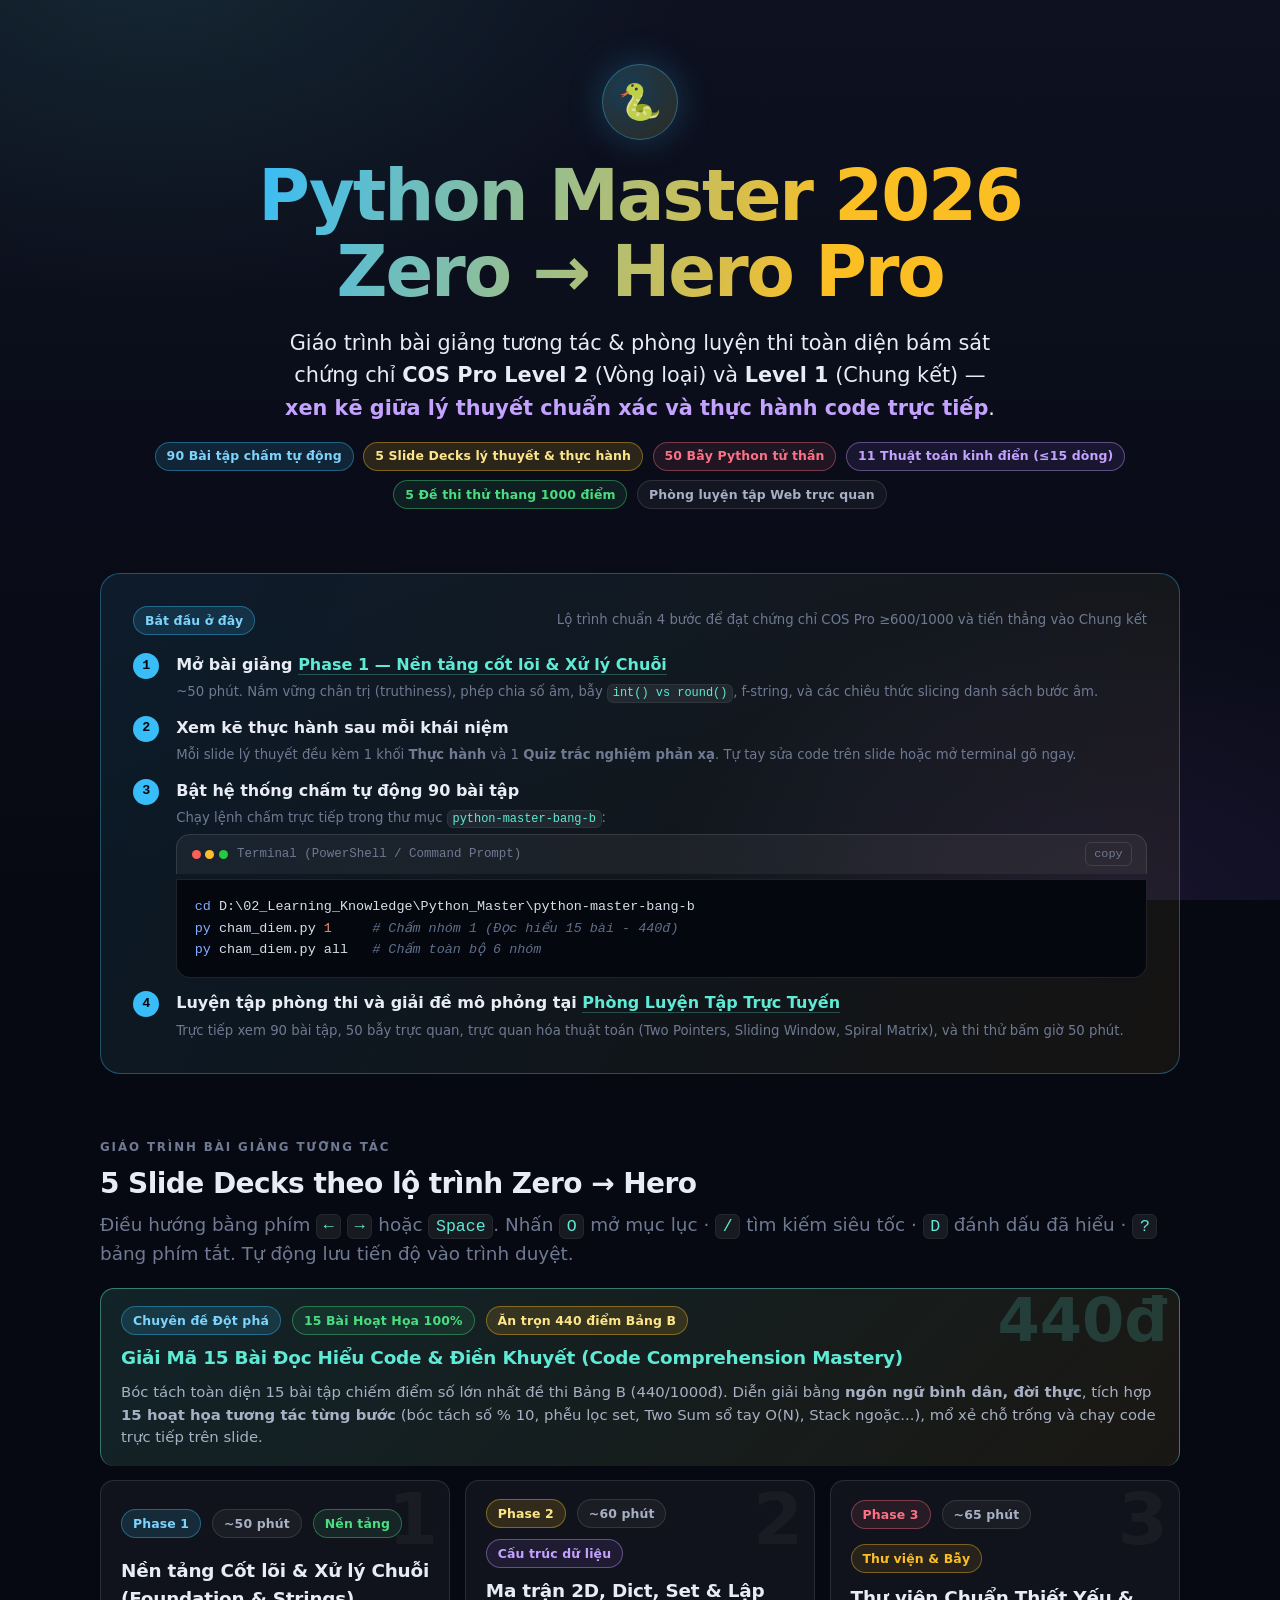
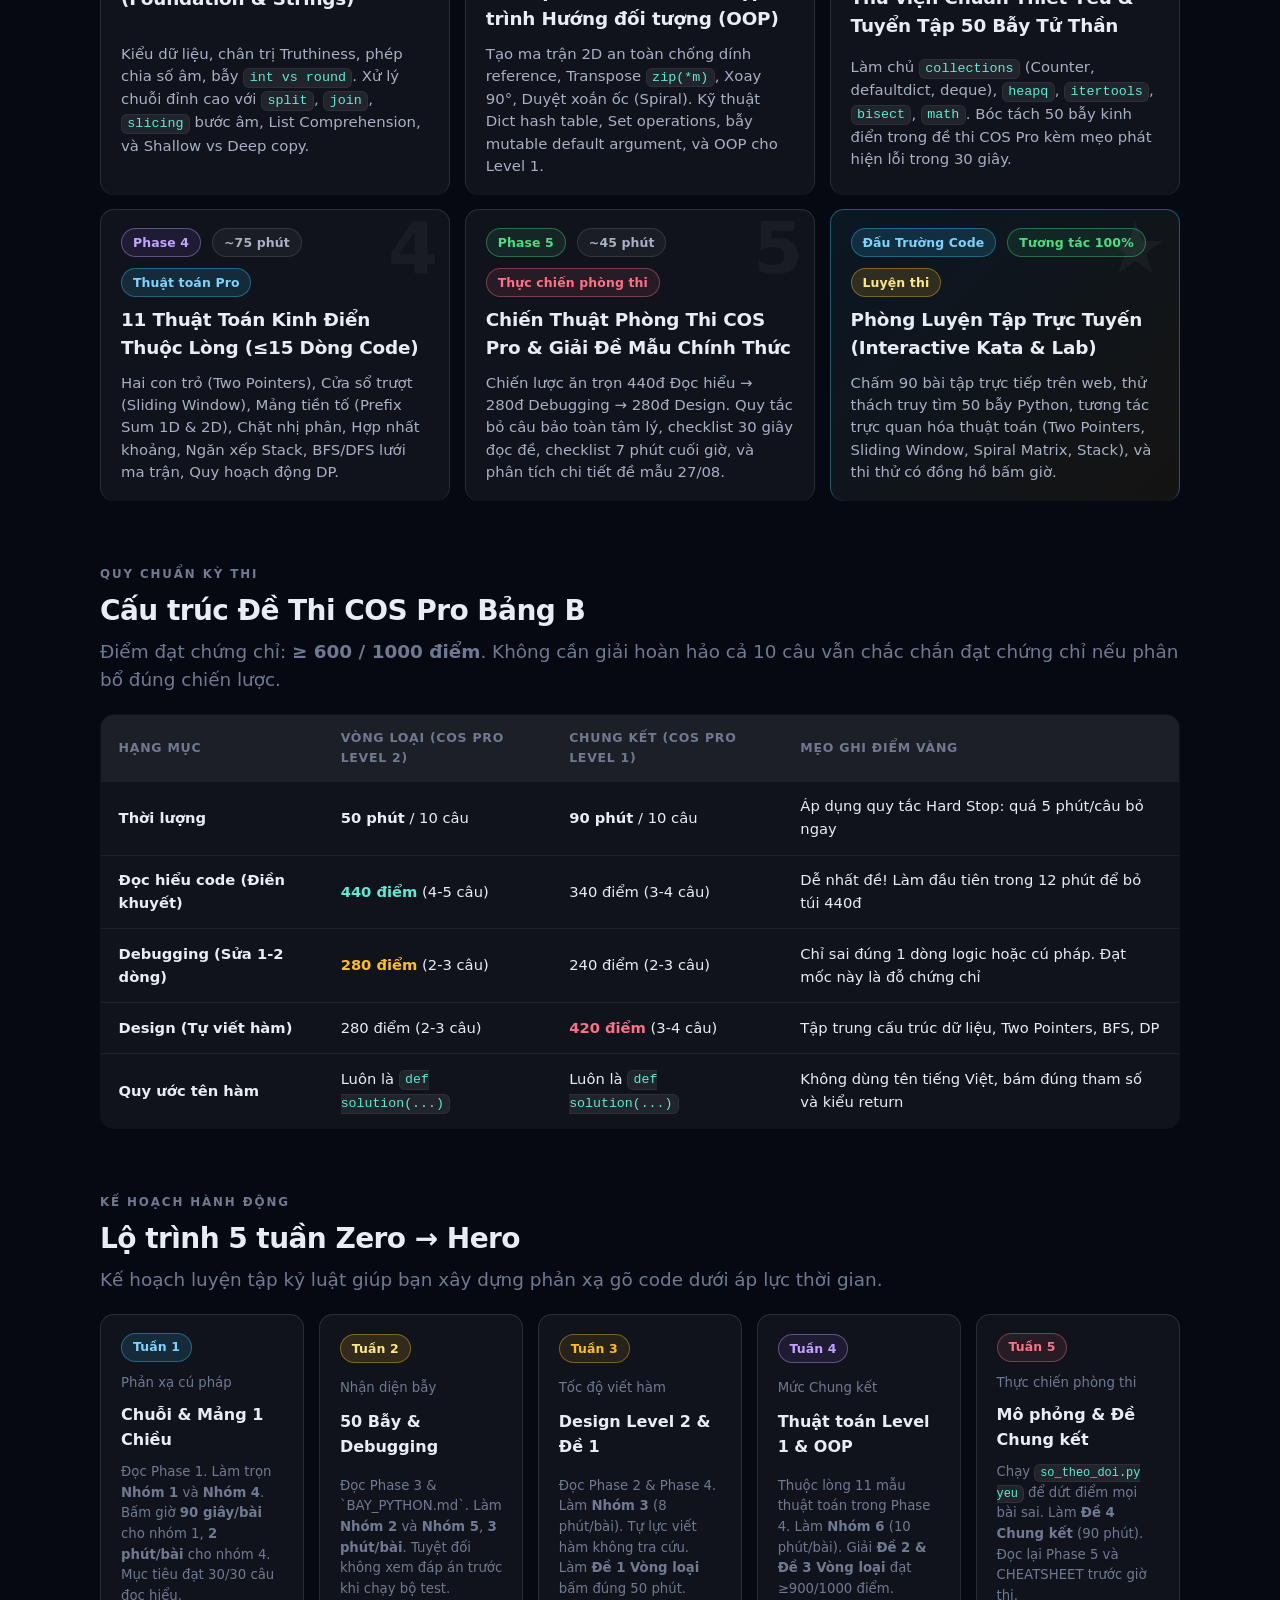
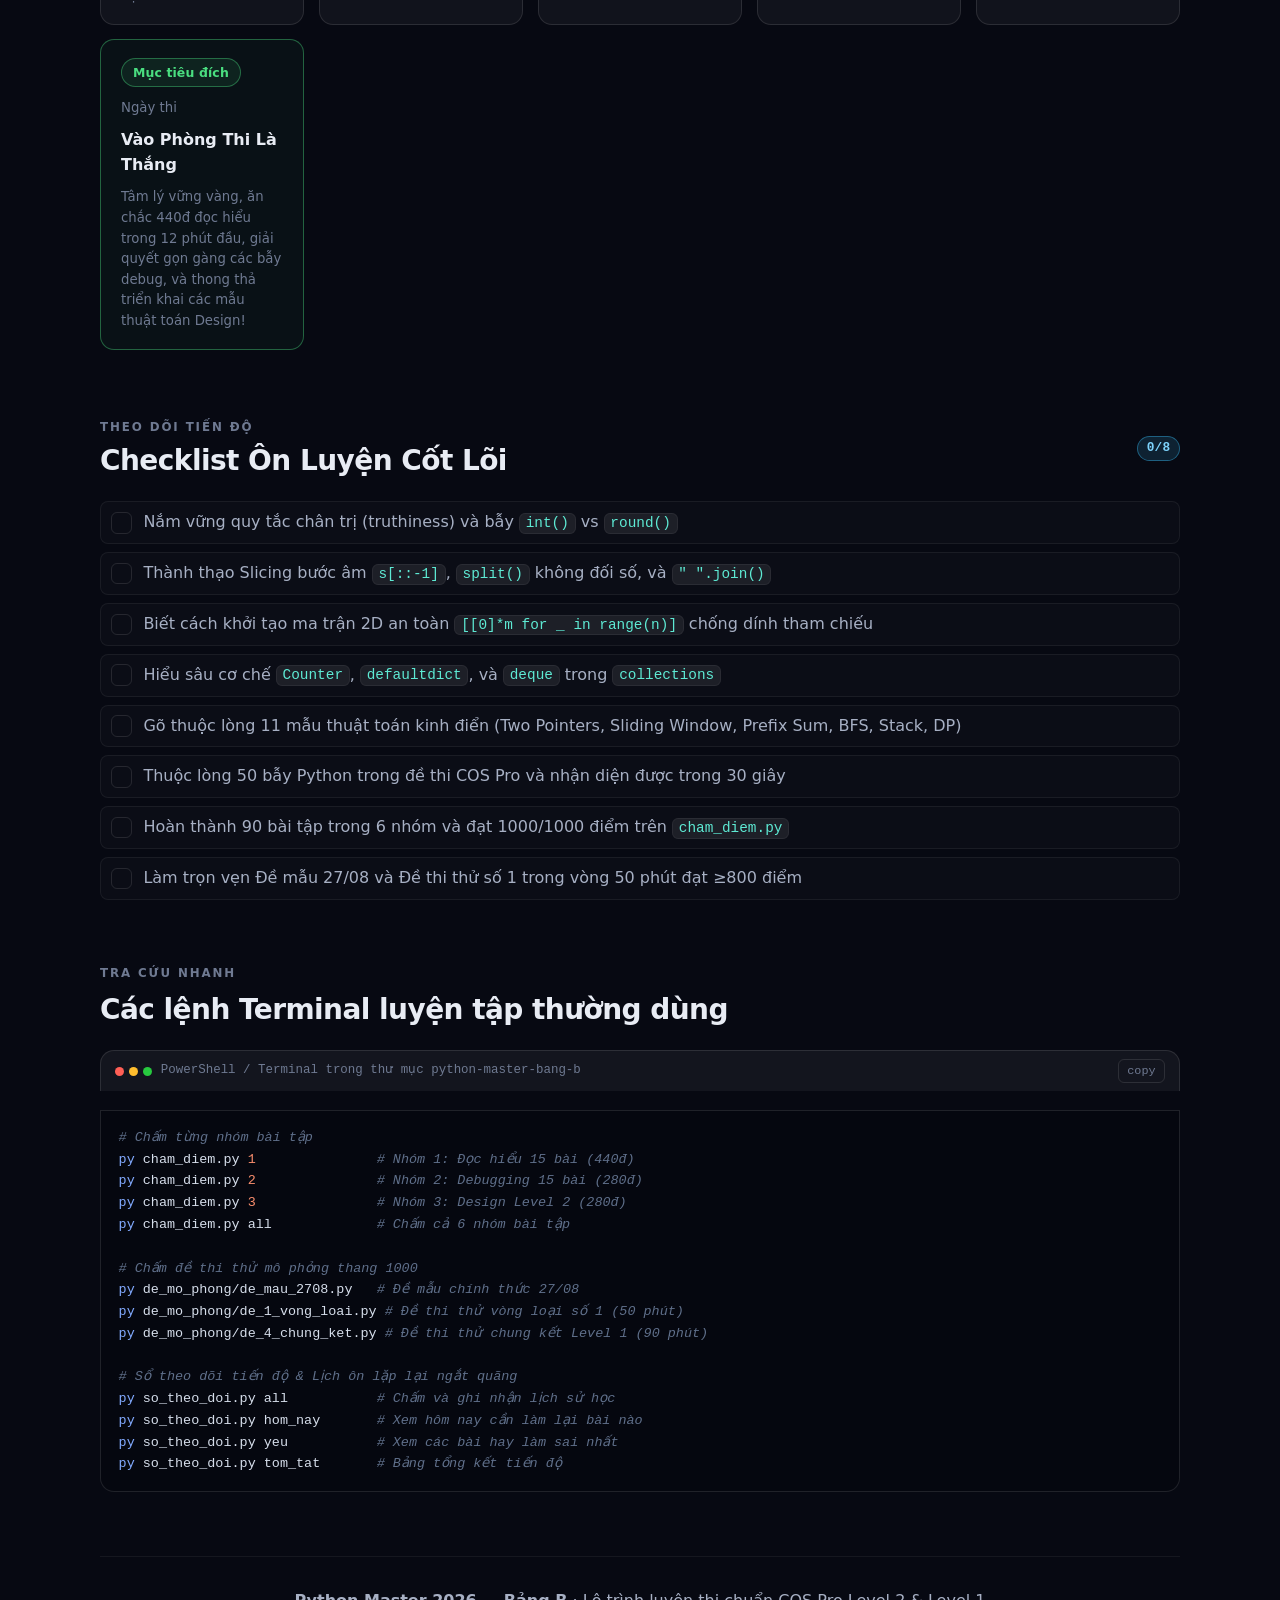
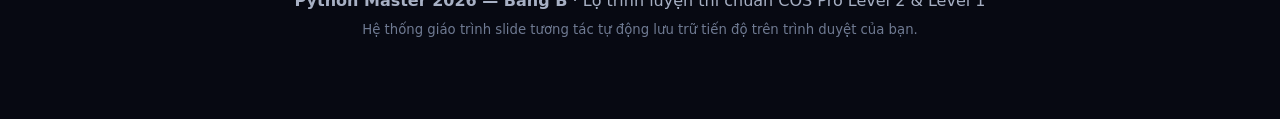
<file: slides/index.html>
<!DOCTYPE html>
<html lang="vi">
<head>
<meta charset="UTF-8">
<meta name="viewport" content="width=device-width, initial-scale=1.0">
<title>Python Master 2026 · Zero → Hero Pro</title>
<link rel="stylesheet" href="assets/theme.css">
<style>
  html, body { height: auto; min-height: 100%; overflow: visible; }
  body { overflow-x: hidden; }
  .page { position: relative; z-index: 1; max-width: 1160px; margin: 0 auto; padding: clamp(2rem,5vw,4.5rem) clamp(1rem,4vw,2.5rem) 5rem; display: grid; gap: clamp(2.5rem,5vw,4rem); }
  .masthead { text-align: center; display: grid; gap: 1.1rem; justify-items: center; }
  .masthead h1 { font-size: clamp(2.3rem,6.5vw,4.4rem); background: linear-gradient(105deg, var(--py-blue), var(--py-gold) 75%); -webkit-background-clip: text; background-clip: text; -webkit-text-fill-color: transparent; }
  .sec { display: grid; gap: 1.2rem; }
  .sec > header { display: grid; gap: .35rem; }
  .sec > header h2 { font-size: clamp(1.25rem,2.4vw,1.75rem); display: flex; align-items: center; gap: 0.6rem; }
  .eyebrow { font-size: .74rem; font-weight: 800; letter-spacing: .16em; text-transform: uppercase; color: var(--text-3); }
  .phase { display: grid; gap: .55rem; text-decoration: none; border-bottom: 0; position: relative; overflow: hidden; transition: all 0.2s ease; }
  .phase .no { position: absolute; right: .7rem; top: .1rem; font-size: 4.5rem; font-weight: 900; color: rgba(255,255,255,.04); line-height: 1; transition: 0.2s; }
  .phase h3 { font-size: 1.15rem; color: var(--text); }
  .phase p { font-size: .93rem; color: var(--text-2); line-height: 1.5; }
  .phase:hover { border-color: var(--py-blue); background: var(--surface-2); transform: translateY(-2px); }
  .phase:hover .no { color: rgba(56, 189, 248, 0.12); }
  .start { border: 1px solid rgba(56, 189, 248, .36); background: linear-gradient(115deg, rgba(56, 189, 248, .09), rgba(251, 191, 36, .06)); border-radius: var(--r-lg); padding: clamp(1.3rem,3vw,2rem); display: grid; gap: 1.1rem; }
  .steps { display: grid; gap: .8rem; counter-reset: s; }
  .step { display: grid; grid-template-columns: 1.85rem 1fr; gap: .85rem; align-items: start; }
  .step::before { counter-increment: s; content: counter(s); font-family: var(--mono); font-size: .84rem; font-weight: 800; color: var(--bg); background: var(--py-blue); width: 1.65rem; height: 1.65rem; border-radius: 50%; display: grid; place-items: center; }
  .step .st { display: grid; gap: .3rem; }
  .matrix-table { width: 100%; border-collapse: collapse; background: var(--surface); border-radius: var(--r); overflow: hidden; border: 1px solid var(--line); font-size: 0.92rem; }
  .matrix-table th, .matrix-table td { padding: 0.85rem 1.1rem; text-align: left; border-bottom: 1px solid var(--line-soft); }
  .matrix-table th { background: rgba(255,255,255,0.05); font-weight: 700; color: var(--text-3); font-size: 0.78rem; text-transform: uppercase; letter-spacing: 0.06em; }
  .matrix-table tr:hover { background: var(--surface-2); }
  .hero-orb { width: 76px; height: 76px; border-radius: 50%; display: grid; place-items: center; font-size: 2.2rem; background: radial-gradient(circle at 35% 35%, rgba(56,189,248,0.25), rgba(251,191,36,0.15)); border: 1px solid rgba(56,189,248,0.4); box-shadow: 0 0 35px rgba(56,189,248,0.25); }
  footer { text-align: center; color: var(--text-3); font-size: .85rem; display: grid; gap: .4rem; padding-top: 2rem; border-top: 1px solid var(--line-soft); }
</style>
</head>
<body>
<div class="page">

  <header class="masthead">
    <div class="hero-orb">🐍</div>
    <h1>Python Master 2026<br>Zero → Hero Pro</h1>
    <p class="lead" style="max-width:720px">Giáo trình bài giảng tương tác & phòng luyện thi toàn diện bám sát chứng chỉ <b>COS Pro Level 2</b> (Vòng loại) và <b>Level 1</b> (Chung kết) — <em class="q">xen kẽ giữa lý thuyết chuẩn xác và thực hành code trực tiếp</em>.</p>
    <div class="row" style="justify-content:center; flex-wrap:wrap; gap:0.6rem">
      <span class="chip py-blue">90 Bài tập chấm tự động</span>
      <span class="chip py-gold">5 Slide Decks lý thuyết & thực hành</span>
      <span class="chip rose">50 Bẫy Python tử thần</span>
      <span class="chip violet">11 Thuật toán kinh điển (≤15 dòng)</span>
      <span class="chip green">5 Đề thi thử thang 1000 điểm</span>
      <span class="chip">Phòng luyện tập Web trực quan</span>
    </div>
  </header>

  <!-- ── BẮT ĐẦU TỪ ĐÂU ─────────────────────────────────────────────────── -->
  <section class="sec">
    <div class="start">
      <div class="row" style="justify-content:space-between; flex-wrap:wrap">
        <span class="chip py-blue">Bắt đầu ở đây</span>
        <span class="tiny">Lộ trình chuẩn 4 bước để đạt chứng chỉ COS Pro ≥600/1000 và tiến thẳng vào Chung kết</span>
      </div>
      <div class="steps">
        <div class="step"><div class="st">
          <b>Mở bài giảng <a href="deck1_foundation.html">Phase 1 — Nền tảng cốt lõi & Xử lý Chuỗi</a></b>
          <span class="tiny">~50 phút. Nắm vững chân trị (truthiness), phép chia số âm, bẫy <code>int() vs round()</code>, f-string, và các chiêu thức slicing danh sách bước âm.</span>
        </div></div>
        <div class="step"><div class="st">
          <b>Xem kẽ thực hành sau mỗi khái niệm</b>
          <span class="tiny">Mỗi slide lý thuyết đều kèm 1 khối <b>Thực hành</b> và 1 <b>Quiz trắc nghiệm phản xạ</b>. Tự tay sửa code trên slide hoặc mở terminal gõ ngay.</span>
        </div></div>
        <div class="step"><div class="st">
          <b>Bật hệ thống chấm tự động 90 bài tập</b>
          <span class="tiny">Chạy lệnh chấm trực tiếp trong thư mục <code>python-master-bang-b</code>:</span>
          <div class="code-head"><div class="dots"><i></i><i></i><i></i></div><span>Terminal (PowerShell / Command Prompt)</span></div>
<pre class="code" data-lang="bash">cd D:\02_Learning_Knowledge\Python_Master\python-master-bang-b
py cham_diem.py 1     # Chấm nhóm 1 (Đọc hiểu 15 bài - 440đ)
py cham_diem.py all   # Chấm toàn bộ 6 nhóm</pre>
        </div></div>
        <div class="step"><div class="st">
          <b>Luyện tập phòng thi và giải đề mô phỏng tại <a href="practice.html">Phòng Luyện Tập Trực Tuyến</a></b>
          <span class="tiny">Trực tiếp xem 90 bài tập, 50 bẫy trực quan, trực quan hóa thuật toán (Two Pointers, Sliding Window, Spiral Matrix), và thi thử bấm giờ 50 phút.</span>
        </div></div>
      </div>
    </div>
  </section>

  <!-- ── HỆ THỐNG SLIDE BÀI GIẢNG ──────────────────────────────────────── -->
  <section class="sec">
    <header>
      <span class="eyebrow">Giáo trình bài giảng tương tác</span>
      <h2>5 Slide Decks theo lộ trình Zero → Hero</h2>
      <p class="sub">Điều hướng bằng phím <code>←</code> <code>→</code> hoặc <code>Space</code>. Nhấn <code>O</code> mở mục lục · <code>/</code> tìm kiếm siêu tốc · <code>D</code> đánh dấu đã hiểu · <code>?</code> bảng phím tắt. Tự động lưu tiến độ vào trình duyệt.</p>
    </header>
    <div class="grid-2">
      <a class="card phase" href="deck_nhom1_doc_hieu.html" style="grid-column: 1 / -1; border-color: rgba(94, 234, 212, 0.45); background: linear-gradient(135deg, rgba(94, 234, 212, 0.12), rgba(251, 191, 36, 0.08));">
        <span class="no" style="font-size:3.8rem; color:rgba(94,234,212,0.18)">440đ</span>
        <div class="row"><span class="chip py-blue">Chuyên đề Đột phá</span><span class="chip green">15 Bài Hoạt Họa 100%</span><span class="chip py-gold">Ăn trọn 440 điểm Bảng B</span></div>
        <h3 style="color:var(--cyan)">Giải Mã 15 Bài Đọc Hiểu Code & Điền Khuyết (Code Comprehension Mastery)</h3>
        <p>Bóc tách toàn diện 15 bài tập chiếm điểm số lớn nhất đề thi Bảng B (440/1000đ). Diễn giải bằng <b>ngôn ngữ bình dân, đời thực</b>, tích hợp <b>15 hoạt họa tương tác từng bước</b> (bóc tách số % 10, phễu lọc set, Two Sum sổ tay O(N), Stack ngoặc...), mổ xẻ chỗ trống và chạy code trực tiếp trên slide.</p>
      </a>

      <a class="card phase" href="deck1_foundation.html">
        <span class="no">1</span>
        <div class="row"><span class="chip py-blue">Phase 1</span><span class="chip">~50 phút</span><span class="chip green">Nền tảng</span></div>
        <h3>Nền tảng Cốt lõi & Xử lý Chuỗi (Foundation & Strings)</h3>
        <p>Kiểu dữ liệu, chân trị Truthiness, phép chia số âm, bẫy <code>int vs round</code>. Xử lý chuỗi đỉnh cao với <code>split</code>, <code>join</code>, <code>slicing</code> bước âm, List Comprehension, và Shallow vs Deep copy.</p>
      </a>

      <a class="card phase" href="deck2_structures.html">
        <span class="no">2</span>
        <div class="row"><span class="chip py-gold">Phase 2</span><span class="chip">~60 phút</span><span class="chip violet">Cấu trúc dữ liệu</span></div>
        <h3>Ma trận 2D, Dict, Set & Lập trình Hướng đối tượng (OOP)</h3>
        <p>Tạo ma trận 2D an toàn chống dính reference, Transpose <code>zip(*m)</code>, Xoay 90°, Duyệt xoắn ốc (Spiral). Kỹ thuật Dict hash table, Set operations, bẫy mutable default argument, và OOP cho Level 1.</p>
      </a>

      <a class="card phase" href="deck3_traps_stdlib.html">
        <span class="no">3</span>
        <div class="row"><span class="chip rose">Phase 3</span><span class="chip">~65 phút</span><span class="chip amber">Thư viện & Bẫy</span></div>
        <h3>Thư viện Chuẩn Thiết Yếu & Tuyển Tập 50 Bẫy Tử Thần</h3>
        <p>Làm chủ <code>collections</code> (Counter, defaultdict, deque), <code>heapq</code>, <code>itertools</code>, <code>bisect</code>, <code>math</code>. Bóc tách 50 bẫy kinh điển trong đề thi COS Pro kèm mẹo phát hiện lỗi trong 30 giây.</p>
      </a>

      <a class="card phase" href="deck4_algorithms.html">
        <span class="no">4</span>
        <div class="row"><span class="chip violet">Phase 4</span><span class="chip">~75 phút</span><span class="chip py-blue">Thuật toán Pro</span></div>
        <h3>11 Thuật Toán Kinh Điển Thuộc Lòng (≤15 Dòng Code)</h3>
        <p>Hai con trỏ (Two Pointers), Cửa sổ trượt (Sliding Window), Mảng tiền tố (Prefix Sum 1D & 2D), Chặt nhị phân, Hợp nhất khoảng, Ngăn xếp Stack, BFS/DFS lưới ma trận, Quy hoạch động DP.</p>
      </a>

      <a class="card phase" href="deck5_exam_strategy.html">
        <span class="no">5</span>
        <div class="row"><span class="chip green">Phase 5</span><span class="chip">~45 phút</span><span class="chip rose">Thực chiến phòng thi</span></div>
        <h3>Chiến Thuật Phòng Thi COS Pro & Giải Đề Mẫu Chính Thức</h3>
        <p>Chiến lược ăn trọn 440đ Đọc hiểu → 280đ Debugging → 280đ Design. Quy tắc bỏ câu bảo toàn tâm lý, checklist 30 giây đọc đề, checklist 7 phút cuối giờ, và phân tích chi tiết đề mẫu 27/08.</p>
      </a>

      <a class="card phase" href="practice.html" style="border-color: rgba(56, 189, 248, 0.4); background: linear-gradient(135deg, rgba(56, 189, 248, 0.08), rgba(251, 191, 36, 0.06));">
        <span class="no">★</span>
        <div class="row"><span class="chip py-blue">Đấu Trường Code</span><span class="chip green">Tương tác 100%</span><span class="chip py-gold">Luyện thi</span></div>
        <h3>Phòng Luyện Tập Trực Tuyến (Interactive Kata & Lab)</h3>
        <p>Chấm 90 bài tập trực tiếp trên web, thử thách truy tìm 50 bẫy Python, tương tác trực quan hóa thuật toán (Two Pointers, Sliding Window, Spiral Matrix, Stack), và thi thử có đồng hồ bấm giờ.</p>
      </a>
    </div>
  </section>

  <!-- ── CẤU TRÚC ĐỀ THI COS PRO ────────────────────────────────────────── -->
  <section class="sec">
    <header>
      <span class="eyebrow">Quy chuẩn kỳ thi</span>
      <h2>Cấu trúc Đề Thi COS Pro Bảng B</h2>
      <p class="sub">Điểm đạt chứng chỉ: <b>≥ 600 / 1000 điểm</b>. Không cần giải hoàn hảo cả 10 câu vẫn chắc chắn đạt chứng chỉ nếu phân bổ đúng chiến lược.</p>
    </header>

    <div style="overflow-x:auto">
      <table class="matrix-table">
        <thead>
          <tr>
            <th>Hạng mục</th>
            <th>Vòng loại (COS Pro Level 2)</th>
            <th>Chung kết (COS Pro Level 1)</th>
            <th>Mẹo ghi điểm vàng</th>
          </tr>
        </thead>
        <tbody>
          <tr>
            <td><b>Thời lượng</b></td>
            <td><b>50 phút</b> / 10 câu</td>
            <td><b>90 phút</b> / 10 câu</td>
            <td>Áp dụng quy tắc Hard Stop: quá 5 phút/câu bỏ ngay</td>
          </tr>
          <tr>
            <td><b>Đọc hiểu code (Điền khuyết)</b></td>
            <td><b style="color:var(--cyan)">440 điểm</b> (4-5 câu)</td>
            <td>340 điểm (3-4 câu)</td>
            <td>Dễ nhất đề! Làm đầu tiên trong 12 phút để bỏ túi 440đ</td>
          </tr>
          <tr>
            <td><b>Debugging (Sửa 1-2 dòng)</b></td>
            <td><b style="color:var(--amber)">280 điểm</b> (2-3 câu)</td>
            <td>240 điểm (2-3 câu)</td>
            <td>Chỉ sai đúng 1 dòng logic hoặc cú pháp. Đạt mốc này là đỗ chứng chỉ</td>
          </tr>
          <tr>
            <td><b>Design (Tự viết hàm)</b></td>
            <td>280 điểm (2-3 câu)</td>
            <td><b style="color:var(--rose)">420 điểm</b> (3-4 câu)</td>
            <td>Tập trung cấu trúc dữ liệu, Two Pointers, BFS, DP</td>
          </tr>
          <tr>
            <td><b>Quy ước tên hàm</b></td>
            <td>Luôn là <code>def solution(...)</code></td>
            <td>Luôn là <code>def solution(...)</code></td>
            <td>Không dùng tên tiếng Việt, bám đúng tham số và kiểu return</td>
          </tr>
        </tbody>
      </table>
    </div>
  </section>

  <!-- ── LỘ TRÌNH 5 TUẦN ────────────────────────────────────────────────── -->
  <section class="sec">
    <header>
      <span class="eyebrow">Kế hoạch hành động</span>
      <h2>Lộ trình 5 tuần Zero → Hero</h2>
      <p class="sub">Kế hoạch luyện tập kỷ luật giúp bạn xây dựng phản xạ gõ code dưới áp lực thời gian.</p>
    </header>

    <div class="grid-3">
      <div class="card">
        <div class="row"><span class="chip py-blue">Tuần 1</span><span class="tiny">Phản xạ cú pháp</span></div>
        <h4>Chuỗi & Mảng 1 Chiều</h4>
        <p class="tiny">Đọc Phase 1. Làm trọn <b>Nhóm 1</b> và <b>Nhóm 4</b>. Bấm giờ <b>90 giây/bài</b> cho nhóm 1, <b>2 phút/bài</b> cho nhóm 4. Mục tiêu đạt 30/30 câu đọc hiểu.</p>
      </div>

      <div class="card">
        <div class="row"><span class="chip py-gold">Tuần 2</span><span class="tiny">Nhận diện bẫy</span></div>
        <h4>50 Bẫy & Debugging</h4>
        <p class="tiny">Đọc Phase 3 & `BAY_PYTHON.md`. Làm <b>Nhóm 2</b> và <b>Nhóm 5</b>, <b>3 phút/bài</b>. Tuyệt đối không xem đáp án trước khi chạy bộ test.</p>
      </div>

      <div class="card">
        <div class="row"><span class="chip amber">Tuần 3</span><span class="tiny">Tốc độ viết hàm</span></div>
        <h4>Design Level 2 & Đề 1</h4>
        <p class="tiny">Đọc Phase 2 & Phase 4. Làm <b>Nhóm 3</b> (8 phút/bài). Tự lực viết hàm không tra cứu. Làm <b>Đề 1 Vòng loại</b> bấm đúng 50 phút.</p>
      </div>

      <div class="card">
        <div class="row"><span class="chip violet">Tuần 4</span><span class="tiny">Mức Chung kết</span></div>
        <h4>Thuật toán Level 1 & OOP</h4>
        <p class="tiny">Thuộc lòng 11 mẫu thuật toán trong Phase 4. Làm <b>Nhóm 6</b> (10 phút/bài). Giải <b>Đề 2 & Đề 3 Vòng loại</b> đạt ≥900/1000 điểm.</p>
      </div>

      <div class="card">
        <div class="row"><span class="chip rose">Tuần 5</span><span class="tiny">Thực chiến phòng thi</span></div>
        <h4>Mô phỏng & Đề Chung kết</h4>
        <p class="tiny">Chạy <code>so_theo_doi.py yeu</code> để dứt điểm mọi bài sai. Làm <b>Đề 4 Chung kết</b> (90 phút). Đọc lại Phase 5 và CHEATSHEET trước giờ thi.</p>
      </div>

      <div class="card" style="border-color:rgba(74,222,128,0.4); background:rgba(74,222,128,0.04)">
        <div class="row"><span class="chip green">Mục tiêu đích</span><span class="tiny">Ngày thi</span></div>
        <h4>Vào Phòng Thi Là Thắng</h4>
        <p class="tiny">Tâm lý vững vàng, ăn chắc 440đ đọc hiểu trong 12 phút đầu, giải quyết gọn gàng các bẫy debug, và thong thả triển khai các mẫu thuật toán Design!</p>
      </div>
    </div>
  </section>

  <!-- ── CHECKLIST CÁ NHÂN ──────────────────────────────────────────────── -->
  <section class="sec">
    <header>
      <div class="row" style="justify-content:space-between; align-items:center">
        <div>
          <span class="eyebrow">Theo dõi tiến độ</span>
          <h2>Checklist Ôn Luyện Cốt Lõi</h2>
        </div>
        <span class="chip py-blue" data-check-count="#home-check">0/8</span>
      </div>
    </header>

    <ul class="check" id="home-check">
      <li>Nắm vững quy tắc chân trị (truthiness) và bẫy <code>int()</code> vs <code>round()</code></li>
      <li>Thành thạo Slicing bước âm <code>s[::-1]</code>, <code>split()</code> không đối số, và <code>" ".join()</code></li>
      <li>Biết cách khởi tạo ma trận 2D an toàn <code>[[0]*m for _ in range(n)]</code> chống dính tham chiếu</li>
      <li>Hiểu sâu cơ chế <code>Counter</code>, <code>defaultdict</code>, và <code>deque</code> trong <code>collections</code></li>
      <li>Gõ thuộc lòng 11 mẫu thuật toán kinh điển (Two Pointers, Sliding Window, Prefix Sum, BFS, Stack, DP)</li>
      <li>Thuộc lòng 50 bẫy Python trong đề thi COS Pro và nhận diện được trong 30 giây</li>
      <li>Hoàn thành 90 bài tập trong 6 nhóm và đạt 1000/1000 điểm trên <code>cham_diem.py</code></li>
      <li>Làm trọn vẹn Đề mẫu 27/08 và Đề thi thử số 1 trong vòng 50 phút đạt ≥800 điểm</li>
    </ul>
  </section>

  <!-- ── BẢNG LỆNH CLI PHÒNG THI ────────────────────────────────────────── -->
  <section class="sec">
    <header>
      <span class="eyebrow">Tra cứu nhanh</span>
      <h2>Các lệnh Terminal luyện tập thường dùng</h2>
    </header>
    <div class="code-head"><div class="dots"><i></i><i></i><i></i></div><span>PowerShell / Terminal trong thư mục python-master-bang-b</span></div>
<pre class="code" data-lang="bash"># Chấm từng nhóm bài tập
py cham_diem.py 1               # Nhóm 1: Đọc hiểu 15 bài (440đ)
py cham_diem.py 2               # Nhóm 2: Debugging 15 bài (280đ)
py cham_diem.py 3               # Nhóm 3: Design Level 2 (280đ)
py cham_diem.py all             # Chấm cả 6 nhóm bài tập

# Chấm đề thi thử mô phỏng thang 1000
py de_mo_phong/de_mau_2708.py   # Đề mẫu chính thức 27/08
py de_mo_phong/de_1_vong_loai.py # Đề thi thử vòng loại số 1 (50 phút)
py de_mo_phong/de_4_chung_ket.py # Đề thi thử chung kết Level 1 (90 phút)

# Sổ theo dõi tiến độ & Lịch ôn lặp lại ngắt quãng
py so_theo_doi.py all           # Chấm và ghi nhận lịch sử học
py so_theo_doi.py hom_nay       # Xem hôm nay cần làm lại bài nào
py so_theo_doi.py yeu           # Xem các bài hay làm sai nhất
py so_theo_doi.py tom_tat       # Bảng tổng kết tiến độ</pre>
  </section>

  <footer>
    <p><b>Python Master 2026 — Bảng B</b> · Lộ trình luyện thi chuẩn COS Pro Level 2 & Level 1</p>
    <p class="tiny">Hệ thống giáo trình slide tương tác tự động lưu trữ tiến độ trên trình duyệt của bạn.</p>
  </footer>

</div>

<script src="assets/deck.js"></script>
</body>
</html>
</file>
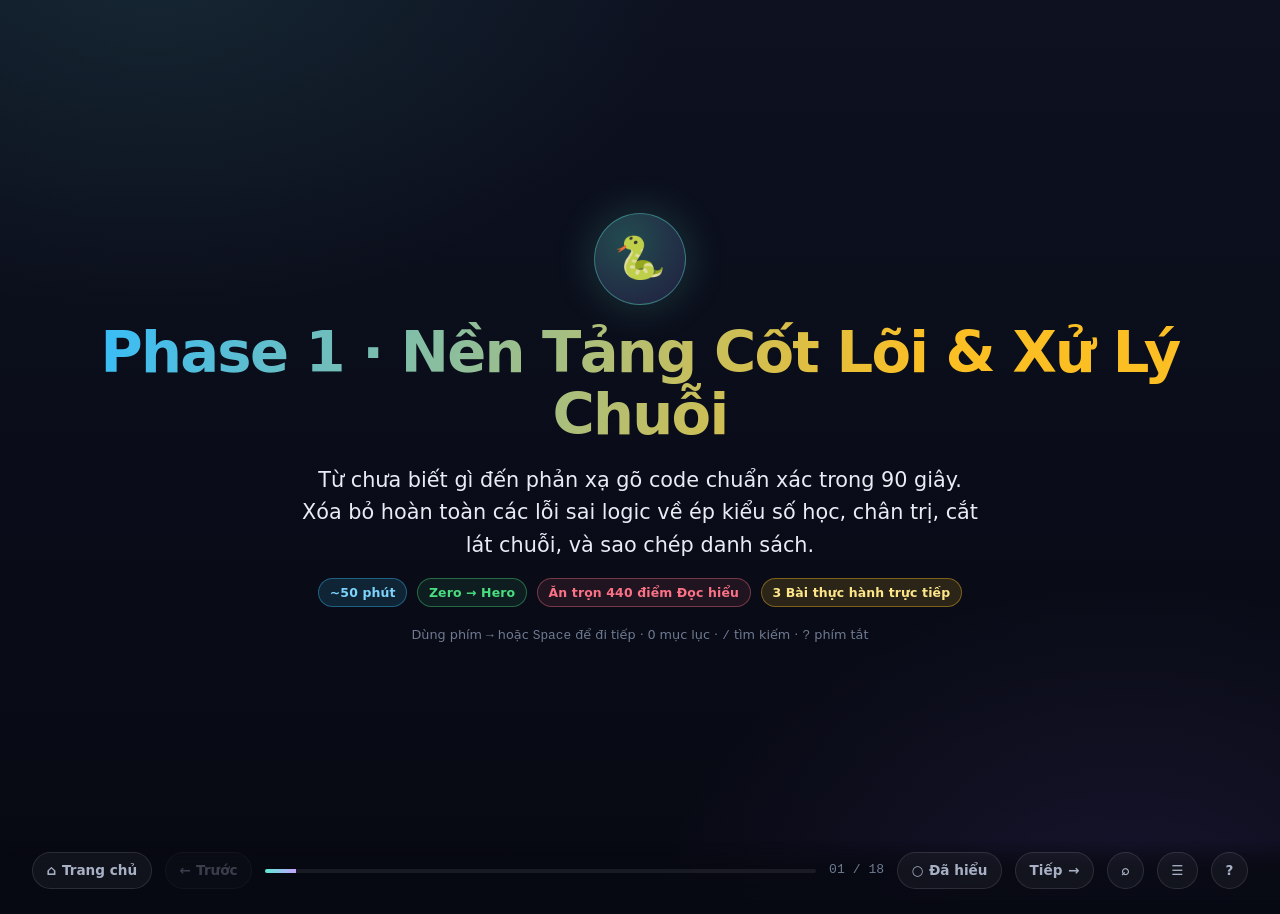
<file: slides/deck1_foundation.html>
﻿<!DOCTYPE html>
<html lang="vi">
<head>
<meta charset="UTF-8">
<meta name="viewport" content="width=device-width, initial-scale=1.0">
<title>Phase 1 · Nền tảng cốt lõi & Xử lý Chuỗi · Python Master</title>
<link rel="stylesheet" href="assets/theme.css">
</head>
<body data-deck="deck1">
<div class="deck">

<!-- ══ SLIDE 1: HERO COVER ═══════════════════════════════════════════════ -->
<div class="slide" data-part="Mở đầu" data-title="Phase 1 — Nền tảng & Xử lý Chuỗi">
  <div class="wrap hero">
    <div class="orb">🐍</div>
    <h1 style="background: linear-gradient(105deg, var(--py-blue), var(--py-gold) 75%); -webkit-background-clip: text; background-clip: text; -webkit-text-fill-color: transparent;">Phase 1 · Nền Tảng Cốt Lõi & Xử Lý Chuỗi</h1>
    <p class="lead" style="max-width:680px">Từ chưa biết gì đến phản xạ gõ code chuẩn xác trong 90 giây. Xóa bỏ hoàn toàn các lỗi sai logic về ép kiểu số học, chân trị, cắt lát chuỗi, và sao chép danh sách.</p>
    <div class="row" style="justify-content:center; gap:0.6rem">
      <span class="chip py-blue">~50 phút</span>
      <span class="chip green">Zero → Hero</span>
      <span class="chip rose">Ăn trọn 440 điểm Đọc hiểu</span>
      <span class="chip py-gold">3 Bài thực hành trực tiếp</span>
    </div>
    <p class="kbd-hint">Dùng phím <kbd>→</kbd> hoặc <kbd>Space</kbd> để đi tiếp · <kbd>O</kbd> mục lục · <kbd>/</kbd> tìm kiếm · <kbd>?</kbd> phím tắt</p>
  </div>
</div>

<!-- ══ SLIDE 2: BẢN ĐỒ PHASE 1 ═══════════════════════════════════════════ -->
<div class="slide" data-title="Bản đồ 50 phút tới">
  <div class="wrap">
    <h2><span class="k">01</span> Bản đồ học tập Phase 1</h2>
    <div class="grid-2">
      <div class="card">
        <h3>1. Số học & Ép kiểu chuẩn xác</h3>
        <p>Phân biệt triệt để <code>int()</code> vs <code>round()</code> vs <code>//</code>. Cơ chế modulo <code>%</code> với số âm giải quyết bài toán chu kỳ vòng tròn.</p>
      </div>
      <div class="card">
        <h3>2. Xử lý Chuỗi (Strings) đỉnh cao</h3>
        <p>Bẫy khoảng trắng thừa trong <code>split()</code>, kỹ thuật ghép chuỗi <code>" ".join()</code>, và slicing bước âm <code>[::-1]</code>.</p>
      </div>
      <div class="card">
        <h3>3. Danh sách (List) & Comprehension</h3>
        <p>Cắt lát mảng toàn diện, lọc điều kiện trong Comprehension, <code>enumerate</code>, <code>zip</code>, và sắp xếp đa khóa với <code>lambda</code>.</p>
      </div>
      <div class="card">
        <h3>4. Bẫy tham chiếu bộ nhớ</h3>
        <p>Bản chất của biến trong Python: Phân biệt <b>Shallow Copy</b> và <b>Deep Copy</b> để không bao giờ bị dính bug âm thầm.</p>
      </div>
    </div>
    <div class="note"><b>Quy tắc học xen kẽ:</b> Cứ sau 1 khái niệm lý thuyết, bạn sẽ có ngay 1 khối <b>Thực hành</b> và 1 <b>Quiz kiểm tra phản xạ</b>. Đừng lướt qua khi chưa hiểu cặn kẽ.</div>
  </div>
</div>

<!-- ══ SLIDE 3: CHÂN TRỊ (TRUTHINESS) ════════════════════════════════════ -->
<div class="slide" data-part="Phần 1 · Kiểu dữ liệu & Số học" data-title="Chân trị Truthiness">
  <div class="wrap">
    <h2><span class="k">02</span> Kiểu dữ liệu cơ bản & Chân trị (Truthiness)</h2>
    <p>Trong Python, mọi đối tượng đều mang giá trị chân lý (Truthiness) khi đặt trong biểu thức điều kiện <code>if</code>.</p>
    
    <div class="grid-2">
      <div class="card bad">
        <h4 class="rose">✗ Các giá trị Falsy (Luôn coi là False)</h4>
        <ul style="padding-left:1.2rem; display:grid; gap:0.35rem; font-size:0.9rem">
          <li>Số 0: <code>0</code>, <code>0.0</code>, <code>0j</code></li>
          <li>Hằng số: <code>None</code>, <code>False</code></li>
          <li>Tập hợp & Chuỗi rỗng: <code>""</code>, <code>[]</code>, <code>()</code>, <code>{}</code>, <code>set()</code></li>
        </ul>
      </div>
      <div class="card good">
        <h4 class="green">✓ Cách viết Pythonic chuẩn</h4>
        <p class="tiny">Thay vì viết dài dòng <code>if len(arr) > 0:</code> hay <code>if s != "":</code>, hãy tận dụng chân trị trực tiếp:</p>
        <div class="code-head"><div class="dots"><i></i><i></i><i></i></div><span>Python</span></div>
<pre class="code" data-lang="python">if arr:   # arr có ít nhất 1 phần tử
    first = arr[0]
if not s: # s là chuỗi rỗng "" hoặc None
    return 0</pre>
      </div>
    </div>

    <div class="note"><b>Bẫy đề thi:</b> Nếu biến nhận giá trị <code>0</code>, kiểm tra <code>if x:</code> sẽ bị nhảy vào nhánh False! Nếu muốn kiểm tra biến khác <code>None</code> (kể cả khi nó bằng 0), bắt buộc viết <code>if x is not None:</code>.</div>
  </div>
</div>

<!-- ══ SLIDE 4: INT VS ROUND VS // ═══════════════════════════════════════ -->
<div class="slide" data-title="int vs round vs //">
  <div class="wrap">
    <h2><span class="k">03</span> Bẫy kinh điển: int() vs round() vs //</h2>
    <p>Đề thi COS Pro cực kỳ hay cài bẫy ở câu cuối phần return: <i>"Chỉ return phần số nguyên"</i>.</p>

    <div class="diff-grid">
      <div class="diff-bad">
        <div class="diff-head"><span>✗ Code SAI (Dùng round)</span><span class="chip rose">Mất điểm</span></div>
        <div class="diff-body">
          <p class="tiny">Làm tròn số học kiểu Banker's Rounding của Python làm tròn tới số chẵn gần nhất:</p>
          <div class="code-head"><div class="dots"><i></i><i></i><i></i></div><span>Python</span></div>
<pre class="code" data-lang="python"># Đề bài: "Nếu điểm trung bình là số lẻ, chỉ lấy phần nguyên"
avg = round(161 / 2) # 80.5 -> 80
avg2 = round(163 / 2) # 81.5 -> 82 (BỊ LÀM TRÒN LÊN!)</pre>
        </div>
      </div>

      <div class="diff-good">
        <div class="diff-head"><span>✓ Code ĐÚNG (Dùng int hoặc //)</span><span class="chip green">Chuẩn 100%</span></div>
        <div class="diff-body">
          <p class="tiny">Cắt bỏ toàn bộ phần thập phân mà không làm tròn:</p>
          <div class="code-head"><div class="dots"><i></i><i></i><i></i></div><span>Python</span></div>
<pre class="code" data-lang="python">avg = 161 // 2      # Ra đúng 80
avg = int(161 / 2)  # Ra đúng 80
# Với số âm: int(-2.7) ra -2 (cắt về 0), nhưng -3 // 2 ra -2</pre>
        </div>
      </div>
    </div>

    <div class="quiz" style="margin-top:0.6rem">
      <div class="quiz-q">Câu hỏi nhanh: Đề bài yêu cầu: "Điểm trung bình của sinh viên chỉ lấy phần nguyên". Phép tính nào luôn đúng với <code>a = 15, b = 2</code>?</div>
      <div class="quiz-opts">
        <button class="opt" data-k="A" data-why="round(7.5) trong Python ra 8 (vì 8 là số chẵn), sai yêu cầu cắt phần nguyên.">A. round(a / b)</button>
        <button class="opt" data-ok="1" data-k="B" data-why="Chính xác! a // b thực hiện phép chia nguyên, ra đúng 7.">B. a // b</button>
        <button class="opt" data-k="C" data-why="math.ceil làm tròn lên trần nhà, 7.5 thành 8.">C. math.ceil(a / b)</button>
      </div>
    </div>
  </div>
</div>

<!-- ══ SLIDE 5: MODULO ÂM TRONG PYTHON ════════════════════════════════════ -->
<div class="slide" data-title="Modulo âm trong Python">
  <div class="wrap">
    <h2><span class="k">04</span> Phép chia lấy dư (%) với số âm & Tọa độ xoay vòng</h2>
    <p>Trong C++ hay Java, <code>-7 % 3 = -1</code>. Nhưng trong Python, <b>kết quả của phép modulo luôn cùng dấu với số chia!</b></p>

    <div class="grid-2">
      <div class="card">
        <h4>Toán học của Python</h4>
        <p>Python định nghĩa: <code>a % b = a - b * (a // b)</code></p>
        <p>Với <code>-7 % 3</code>:</p>
        <ul style="padding-left:1.2rem; font-size:0.88rem; display:grid; gap:0.3rem">
          <li><code>-7 // 3 = -3</code> (làm tròn xuống số nguyên nhỏ hơn)</li>
          <li><code>-7 - 3 * (-3) = -7 + 9 = 2</code></li>
        </ul>
        <p class="tiny green" style="margin-top:0.4rem"><b>Kết quả:</b> <code>-7 % 3 == 2</code> (Số dư dương [0 .. b-1])</p>
      </div>

      <div class="card">
        <h4>Ứng dụng đỉnh cao: Đi lùi trên vòng tròn</h4>
        <p class="tiny">Khi một kim đồng hồ có 12 số, đang ở vị trí 2 mà lùi 5 bước:</p>
        <div class="code-head"><div class="dots"><i></i><i></i><i></i></div><span>Python</span></div>
<pre class="code" data-lang="python">pos = 2
buoc_lui = 5
n = 12
# Không cần viết if pos < 0: pos += n
pos_moi = (pos - buoc_lui) % n # (2 - 5) % 12 = -3 % 12 = 9!
print(pos_moi) # Ra đúng 9</pre>
      </div>
    </div>

    <div class="note"><b>Quy tắc phòng thi:</b> Khi cần di chuyển tiến/lùi theo chu kỳ N phần tử, công thức luôn là <code>(cur + step) % N</code>, bất kể step là số âm hay dương!</div>
  </div>
</div>

<!-- ══ SLIDE 6: THỰC HÀNH 1.1 ════════════════════════════════════════════ -->
<div class="slide" data-title="Thực hành 1.1">
  <div class="wrap">
    <h2><span class="k">05</span> Thực hành 1.1 · Điểm trung bình & Tọa độ chu kỳ</h2>
    
    <div class="ex">
      <div class="ex-head"><span class="ex-tag">Thực hành 1.1</span><span class="ex-title">Viết hàm tính tọa độ sau khi di chuyển vòng tròn</span><span class="chip py-blue">5 phút</span></div>
      <div class="ex-body">
        <p>Cho vị trí xuất phát <code>start</code>, danh sách các bước di chuyển <code>steps</code> (số dương là tiến, số âm là lùi), và kích thước vòng tròn <code>n</code> (đánh số từ <code>0</code> đến <code>n - 1</code>). Tính vị trí cuối cùng.</p>
        
        <div class="py-runner">
          <div class="py-runner-head">
            <span class="tiny"><b>Interactive Python Runner</b> — Bạn có thể sửa code và chạy trực tiếp:</span>
            <button class="btn cyan btn-run">Chạy code ▶</button>
          </div>
          <textarea class="py-editor">
def solution(start, steps, n):
    pos = start
    for s in steps:
        pos = (pos + s) % n
    return pos

# Test thử:
print("Test 1 (start=2, steps=[3, -7, 4], n=10):", solution(2, [3, -7, 4], 10))
print("Test 2 (start=0, steps=[-1], n=5):", solution(0, [-1], 5))
</textarea>
          <div class="py-console-head">Console Output</div>
          <div class="py-out">Nhấn 'Chạy code ▶' để kiểm tra kết quả...</div>
        </div>
      </div>
      <details class="reveal"><summary>Xem giải thích lời giải</summary>
        <div class="reveal-in">
          <p>Mỗi lần cộng thêm <code>s</code> (kể cả âm), toán tử <code>% n</code> tự động cuốn tọa độ về miền an toàn <code>[0 .. n-1]</code> mà không cần bất kỳ câu lệnh điều kiện rườm rà nào.</p>
        </div>
      </details>
    </div>
  </div>
</div>

<!-- ══ SLIDE 7: ĐỊNH DẠNG F-STRING ═══════════════════════════════════════ -->
<div class="slide" data-part="Phần 2 · Xử lý Chuỗi (Strings)" data-title="Định dạng f-string nâng cao">
  <div class="wrap">
    <h2><span class="k">06</span> Định dạng chuỗi siêu tốc với f-string</h2>
    <p>f-string ra mắt từ Python 3.6 và là cách định dạng chuỗi nhanh nhất, trực quan nhất.</p>

    <div class="grid-3">
      <div class="card">
        <h4>Padding số 0</h4>
        <div class="code-head"><div class="dots"><i></i><i></i><i></i></div><span>Python</span></div>
<pre class="code" data-lang="python">d, m, y = 5, 9, 2026
s = f"{d:02d}/{m:02d}/{y}"
# "05/09/2026"</pre>
      </div>

      <div class="card">
        <h4>Định dạng số thực (Float)</h4>
        <div class="code-head"><div class="dots"><i></i><i></i><i></i></div><span>Python</span></div>
<pre class="code" data-lang="python">pi = 3.14159265
s = f"{pi:.2f}"   # "3.14"
p = f"{0.856:.1%}" # "85.6%"</pre>
      </div>

      <div class="card">
        <h4>Phân tách hàng ngàn & Căn lề</h4>
        <div class="code-head"><div class="dots"><i></i><i></i><i></i></div><span>Python</span></div>
<pre class="code" data-lang="python">money = 1500000
s = f"{money:,}" # "1,500,000"
tag = f"{'PYTHON':^10}"
# "  PYTHON  "</pre>
      </div>
    </div>

    <div class="note"><b>Thủ thuật thi cử:</b> Khi cần in giờ phút giây dạng <code>HH:MM:SS</code>: <code>f"{h:02d}:{m:02d}:{s:02d}"</code> giúp bạn tiết kiệm 4 dòng code <code>str(h).zfill(2)</code>.</div>
  </div>
</div>

<!-- ══ SLIDE 8: SPLIT TRAPS ═════════════════════════════════════════════ -->
<div class="slide" data-title="Bẫy split() vs split(' ')">
  <div class="wrap">
    <h2><span class="k">07</span> Bẫy tử thần: split() vs split(" ")</h2>
    <p>Đây là một trong những bẫy phổ biến nhất khiến bài chuẩn hóa văn bản bị chấm 0 điểm.</p>

    <div class="diff-grid">
      <div class="diff-bad">
        <div class="diff-head"><span>✗ Code SAI: s.split(" ")</span><span class="chip rose">Dính phần tử rỗng</span></div>
        <div class="diff-body">
          <div class="code-head"><div class="dots"><i></i><i></i><i></i></div><span>Python</span></div>
<pre class="code" data-lang="python">s = "  Nguyen   Anh   Duong  "
words = s.split(" ")
# Kết quả bị dính một loạt chuỗi rỗng "":
# ['', '', 'Nguyen', '', '', 'Anh', '', '', 'Duong', '', '']</pre>
        </div>
      </div>

      <div class="diff-good">
        <div class="diff-head"><span>✓ Code ĐÚNG: s.split() không đối số</span><span class="chip green">Tự động gom khoảng trắng</span></div>
        <div class="diff-body">
          <div class="code-head"><div class="dots"><i></i><i></i><i></i></div><span>Python</span></div>
<pre class="code" data-lang="python">s = "  Nguyen   Anh   Duong  "
words = s.split() # Không truyền tham số gì
# Tự động loại bỏ mọi khoảng trắng thừa ở đầu, cuối và giữa:
# ['Nguyen', 'Anh', 'Duong']</pre>
        </div>
      </div>
    </div>

    <div class="note"><b>Quy tắc vàng:</b> Luôn dùng <code>s.split()</code> (không truyền chuỗi cách) khi tách từ trong câu. Chỉ truyền <code>s.split(",")</code> khi tách theo dấu phẩy cụ thể.</div>
  </div>
</div>

<!-- ══ SLIDE 9: STRIP, JOIN, TITLE ══════════════════════════════════════ -->
<div class="slide" data-title="Các hàm chuỗi sống còn">
  <div class="wrap">
    <h2><span class="k">08</span> Bộ ba phương thức chuỗi: strip, join & title vs capitalize</h2>
    
    <div class="grid-3">
      <div class="card">
        <h4>1. strip(), lstrip(), rstrip()</h4>
        <p class="tiny">Cắt bỏ ký tự thừa ở hai đầu chuỗi:</p>
        <div class="code-head"><div class="dots"><i></i><i></i><i></i></div><span>Python</span></div>
<pre class="code" data-lang="python">raw = "  hello world\n"
clean = raw.strip() # "hello world"
num = "###123###".strip("#")
# "123"</pre>
      </div>

      <div class="card">
        <h4>2. join() nối chuỗi tối ưu</h4>
        <p class="tiny">Nối danh sách thành chuỗi O(N):</p>
        <div class="code-head"><div class="dots"><i></i><i></i><i></i></div><span>Python</span></div>
<pre class="code" data-lang="python">words = ["Python", "Master"]
res = " ".join(words)
# "Python Master"
# TUYỆT ĐỐI KHÔNG dùng s += word trong vòng lặp (O(N^2))</pre>
      </div>

      <div class="card">
        <h4>3. capitalize() vs title()</h4>
        <p class="tiny">Bẫy chữ hoa đầu từ:</p>
        <div class="code-head"><div class="dots"><i></i><i></i><i></i></div><span>Python</span></div>
<pre class="code" data-lang="python"># title() dính bẫy với từ có dấu nháy:
"o'reilly".title() # "O'Reilly" -> "O'Reilly"
"o'connor".title() # "O'Connor"
# capitalize() chỉ viết hoa chữ đầu:
"hello WORLD".capitalize()
# "Hello world"</pre>
      </div>
    </div>

    <div class="note"><b>Mẫu code chuẩn hóa họ tên:</b> <code>" ".join(w.capitalize() for w in s.split())</code>. Đây là mẫu ngắn gọn nhất, không bao giờ dính lỗi khoảng trắng thừa.</div>
  </div>
</div>

<!-- ══ SLIDE 10: THỰC HÀNH 1.2 ═══════════════════════════════════════════ -->
<div class="slide" data-title="Thực hành 1.2">
  <div class="wrap">
    <h2><span class="k">09</span> Thực hành 1.2 · Chuẩn hóa họ tên & Đảo ngược từ</h2>
    
    <div class="ex">
      <div class="ex-head"><span class="ex-tag">Thực hành 1.2</span><span class="ex-title">Chuẩn hóa chuỗi họ tên bị nhập lộn xộn</span><span class="chip py-blue">3 phút</span></div>
      <div class="ex-body">
        <p>Cho chuỗi <code>s = "  nGUYEN   anh   duong "</code>. Viết hàm <code>chuan_hoa_ten(s)</code> trả về <code>"Nguyen Anh Duong"</code>. (Đây chính là <b>Bài 1.02</b> trong bộ 90 bài luyện tập).</p>
        
        <div class="py-runner">
          <div class="py-runner-head">
            <span class="tiny">Chạy thử nghiệm thuật toán:</span>
            <button class="btn cyan btn-run">Chạy code ▶</button>
          </div>
          <textarea class="py-editor">
def chuan_hoa_ten(s):
    cac_tu = s.split()
    ket_qua = [tu.capitalize() for tu in cac_tu]
    return " ".join(ket_qua)

def dao_thu_tu_tu(s):
    # Đảo thứ tự các từ: "hom nay dep" -> "dep nay hom"
    return " ".join(s.split()[::-1])

print("Chuẩn hóa:", chuan_hoa_ten("  nGUYEN   anh   duong "))
print("Đảo từ:   ", dao_thu_tu_tu("  hom   nay  troi  dep  "))
</textarea>
          <div class="py-console-head">Console Output</div>
          <div class="py-out">Nhấn 'Chạy code ▶' để kiểm tra kết quả...</div>
        </div>
      </div>
    </div>
  </div>
</div>

<!-- ══ SLIDE 11: SLICING BƯỚC ÂM ═════════════════════════════════════════ -->
<div class="slide" data-part="Phần 3 · Danh sách (List) & Slicing" data-title="Slicing toàn diện & Bước âm">
  <div class="wrap">
    <h2><span class="k">10</span> Danh sách (List) & Slicing bước âm đỉnh cao</h2>
    <p>Cú pháp cắt lát: <code>arr[start : stop : step]</code>. Chỉ số lấy từ <code>start</code> đến <code>stop - 1</code>.</p>

    <div class="grid-2">
      <div class="card">
        <h4>Các lát cắt kinh điển</h4>
        <div class="code-head"><div class="dots"><i></i><i></i><i></i></div><span>Python</span></div>
<pre class="code" data-lang="python">a = [10, 20, 30, 40, 50, 60]

a[1:4]     # [20, 30, 40] (từ 1 đến 3)
a[:3]      # [10, 20, 30] (3 phần tử đầu)
a[-2:]     # [50, 60] (2 phần tử cuối)
a[::2]     # [10, 30, 50] (bước nhảy 2)
a[::-1]    # [60, 50, 40, 30, 20, 10] (ĐẢO NGƯỢC)</pre>
      </div>

      <div class="card">
        <h4>Slicing bước âm: a[stop : start : -1]</h4>
        <p class="tiny">Khi <code>step < 0</code>, <code>start</code> phải lớn hơn <code>stop</code>:</p>
        <div class="code-head"><div class="dots"><i></i><i></i><i></i></div><span>Python</span></div>
<pre class="code" data-lang="python"># Đảo ngược danh sách không tốn thêm biến:
s = "racecar"
is_palindrome = (s == s[::-1]) # True

# Gán lát cắt thay thế tại chỗ (in-place):
nums = [1, 2, 3, 4, 5]
nums[1:4] = [99, 99] # [1, 99, 99, 5]</pre>
      </div>
    </div>

    <div class="note"><b>Mẹo phòng thi:</b> Cắt lát không bao giờ báo lỗi <code>IndexError</code> kể cả khi chỉ số vượt quá độ dài danh sách (ví dụ <code>a[:1000]</code> khi <code>len(a) = 5</code> vẫn trả về toàn bộ <code>a</code>).</div>
  </div>
</div>

<!-- ══ SLIDE 12: LIST COMPREHENSION ══════════════════════════════════════ -->
<div class="slide" data-title="List Comprehension">
  <div class="wrap">
    <h2><span class="k">11</span> List Comprehension: Cú pháp & Kỹ thuật lọc</h2>
    <p>Thay thế vòng lặp <code>for</code> + <code>append()</code> bằng biểu thức 1 dòng chạy nhanh gấp 2 lần bằng mã C ngầm.</p>

    <div class="code-head"><div class="dots"><i></i><i></i><i></i></div><span>Python</span></div>
<pre class="code" data-lang="python"># Cú pháp 1: Lọc điều kiện if (chỉ lấy phần tử thỏa mãn)
chan = [x for x in range(10) if x % 2 == 0] # [0, 2, 4, 6, 8]

# Cú pháp 2: Biến đổi if - else (áp dụng cho mọi phần tử)
nhan_dien = ["CHẴN" if x % 2 == 0 else "LẺ" for x in range(5)]
# ['CHẴN', 'LẺ', 'CHẴN', 'LẺ', 'CHẴN']

# Cú pháp 3: Làm phẳng ma trận 2D (Flatten)
matrix = [[1, 2, 3], [4, 5, 6]]
flat = [x for row in matrix for x in row] # [1, 2, 3, 4, 5, 6]</pre>

    <div class="diff-bad" style="margin-top:0.6rem">
      <div class="diff-head"><span>⚠️ Bẫy đề thi: List Comprehension xóa Max/Min</span></div>
      <div class="diff-body">
        <p class="tiny">Nếu đề bài: <i>"Bỏ 1 điểm cao nhất và 1 điểm thấp nhất của ban giám khảo"</i> mà bạn viết: <code>[x for x in scores if x != max_s and x != min_s]</code> thì khi có 2 điểm 10 trùng nhau, nó sẽ <b>xóa sạch cả 2 điểm 10</b>!</p>
        <p class="tiny green"><b>Cách viết đúng:</b> Sắp xếp rồi cắt lát bỏ phần tử đầu và cuối: <code>sorted(scores)[1:-1]</code></p>
      </div>
    </div>
  </div>
</div>

<!-- ══ SLIDE 13: ENUMERATE & ZIP ═════════════════════════════════════════ -->
<div class="slide" data-title="enumerate() và zip()">
  <div class="wrap">
    <h2><span class="k">12</span> Duyệt song song với enumerate() & zip()</h2>

    <div class="grid-2">
      <div class="card">
        <h4>enumerate(iterable, start=0)</h4>
        <p class="tiny">Lấy cả chỉ số <code>i</code> lẫn giá trị <code>val</code> cùng lúc, không dùng <code>range(len(a))</code>:</p>
        <div class="code-head"><div class="dots"><i></i><i></i><i></i></div><span>Python</span></div>
<pre class="code" data-lang="python">arr = ["Táo", "Cam", "Xoài"]
for idx, qua in enumerate(arr, start=1):
    print(f"{idx}. {qua}")
# 1. Táo
# 2. Cam
# 3. Xoài</pre>
      </div>

      <div class="card">
        <h4>zip(*iterables)</h4>
        <p class="tiny">Ghép các mảng song song theo cặp tương ứng:</p>
        <div class="code-head"><div class="dots"><i></i><i></i><i></i></div><span>Python</span></div>
<pre class="code" data-lang="python">ten = ["An", "Bình", "Cường"]
diem = [8.5, 9.0, 7.5]
for t, d in zip(ten, diem):
    print(f"{t}: {d} điểm")

# Biến 2 list thành Dictionary trong 1 dòng:
bang_diem = dict(zip(ten, diem))</pre>
      </div>
    </div>

    <div class="note"><b>Thủ thuật đỉnh cao:</b> <code>zip(*matrix)</code> chính là phép <b>Chuyển vị ma trận (Transpose)</b> biến hàng thành cột trong 1 dòng! Chúng ta sẽ dùng chiêu này ở Phase 2.</div>
  </div>
</div>

<!-- ══ SLIDE 14: SORTED ĐA KHÓA ══════════════════════════════════════════ -->
<div class="slide" data-title="Sắp xếp đa khóa với sorted">
  <div class="wrap">
    <h2><span class="k">13</span> sorted() vs sort() & Sắp xếp đa khóa</h2>
    <p>Phân biệt: <code>list.sort()</code> thay đổi mảng gốc tại chỗ và trả về <code>None</code>; còn <code>sorted(list)</code> trả về mảng mới.</p>

    <div class="card" style="margin-bottom:0.6rem">
      <h4>Sắp xếp đa tiêu chí với Tuple: key = lambda x: (tiêu_chí_1, tiêu_chí_2)</h4>
      <p class="tiny">Đề bài: <i>"Sắp xếp học sinh theo điểm giảm dần, nếu cùng điểm thì xếp theo tuổi tăng dần, nếu cùng tuổi thì xếp theo tên chữ cái."</i></p>
      <div class="code-head"><div class="dots"><i></i><i></i><i></i></div><span>Python</span></div>
<pre class="code" data-lang="python">students = [
    {"ten": "An", "diem": 8.5, "tuoi": 20},
    {"ten": "Bình", "diem": 9.0, "tuoi": 19},
    {"ten": "Cường", "diem": 8.5, "tuoi": 19}
]

# Dùng dấu âm (-) để đảo ngược chiều sắp xếp số:
students.sort(key=lambda s: (-s["diem"], s["tuoi"], s["ten"]))
# Kết quả: Bình (9.0) -> Cường (8.5, 19 tuổi) -> An (8.5, 20 tuổi)</pre>
    </div>

    <div class="diff-bad">
      <div class="diff-head"><span>⚠️ BẪY TỬ THẦN: Dấu trừ (-) không dùng được cho chuỗi ký tự!</span></div>
      <div class="diff-body">
        <p class="tiny">Nếu muốn sắp xếp tên chuỗi giảm dần, không được viết <code>-s["ten"]</code> (sẽ báo <code>TypeError: bad operand type for unary -: 'str'</code>). Giải pháp: sắp xếp 2 lần với thuật toán Stable Sort của Python (Timsort) hoặc dùng thư viện.</p>
      </div>
    </div>
  </div>
</div>

<!-- ══ SLIDE 15: SHALLOW COPY VS DEEP COPY ═══════════════════════════════ -->
<div class="slide" data-part="Phần 4 · Bộ nhớ & Tham chiếu" data-title="Sao chép nông vs Sao chép sâu">
  <div class="wrap">
    <h2><span class="k">14</span> Bẫy tham chiếu: Shallow Copy vs Deep Copy</h2>
    <p>Trong Python, biến chỉ là chiếc thẻ bài (nhãn) trỏ tới vùng nhớ. Phép gán <code>b = a</code> KHÔNG tạo ra mảng mới!</p>

    <div class="grid-2">
      <div class="card bad">
        <h4 class="rose">Bẫy Shallow Copy với mảng 2 chiều</h4>
        <div class="code-head"><div class="dots"><i></i><i></i><i></i></div><span>Python</span></div>
<pre class="code" data-lang="python">a = [[1, 2], [3, 4]]
b = a.copy() # hoặc a[:] - CHỈ COPY TẦNG 1!
b[0][0] = 99
print(a[0][0]) # IN RA 99! (Mảng a gốc bị hỏng!)</pre>
      </div>

      <div class="card good">
        <h4 class="green">Giải pháp Deep Copy chuẩn xác</h4>
        <div class="code-head"><div class="dots"><i></i><i></i><i></i></div><span>Python</span></div>
<pre class="code" data-lang="python">import copy
a = [[1, 2], [3, 4]]
b = copy.deepcopy(a) # Nhân bản toàn bộ mọi tầng
# Hoặc dùng list comprehension:
b = [row[:] for row in a]
b[0][0] = 99
print(a[0][0]) # IN RA 1 (a gốc vẫn an toàn!)</pre>
      </div>
    </div>

    <div class="note"><b>Cách ghi nhớ nhanh:</b> Với mảng 1 chiều chứa số nguyên, <code>a.copy()</code> hay <code>a[:]</code> là đủ. Nhưng với ma trận 2D hoặc danh sách chứa dict/list lồng nhau, bắt buộc dùng <code>copy.deepcopy()</code>.</div>
  </div>
</div>

<!-- ══ SLIDE 16: THỰC HÀNH 1.3 ═══════════════════════════════════════════ -->
<div class="slide" data-title="Thực hành 1.3">
  <div class="wrap">
    <h2><span class="k">15</span> Thực hành 1.3 · Xếp hạng sinh viên đa tiêu chí</h2>
    
    <div class="ex">
      <div class="ex-head"><span class="ex-tag">Thực hành 1.3</span><span class="ex-title">Sắp xếp bảng điểm sinh viên (Bài 1.13 trong đề luyện tập)</span><span class="chip py-blue">5 phút</span></div>
      <div class="ex-body">
        <p>Cho danh sách sinh viên. Xếp hạng theo tiêu chí: <b>Điểm giảm dần</b>, nếu bằng nhau xếp theo <b>Tuổi tăng dần</b>. Trả về danh sách chỉ chứa tên sinh viên đã xếp hạng.</p>

        <div class="py-runner">
          <div class="py-runner-head">
            <span class="tiny">Chạy thử nghiệm thuật toán xếp hạng:</span>
            <button class="btn cyan btn-run">Chạy code ▶</button>
          </div>
          <textarea class="py-editor">
def xep_hang_hoc_sinh(ds):
    # Sắp xếp tại chỗ theo (-diem, tuoi)
    ds_sap_xep = sorted(ds, key=lambda x: (-x['diem'], x['tuoi']))
    return [sv['ten'] for sv in ds_sap_xep]

ds = [
    {'ten': 'An', 'diem': 8.0, 'tuoi': 20},
    {'ten': 'Binh', 'diem': 9.0, 'tuoi': 19},
    {'ten': 'Cuong', 'diem': 8.0, 'tuoi': 19}
]

print("Thứ tự xếp hạng:", xep_hang_hoc_sinh(ds))
# Kỳ vọng: ['Binh', 'Cuong', 'An']
</textarea>
          <div class="py-console-head">Console Output</div>
          <div class="py-out">Nhấn 'Chạy code ▶' để kiểm tra kết quả...</div>
        </div>
      </div>
    </div>
  </div>
</div>

<!-- ══ SLIDE 17: QUIZ PHASE 1 ════════════════════════════════════════════ -->
<div class="slide" data-part="Tổng kết & Đánh giá" data-title="Quiz phản xạ Phase 1">
  <div class="wrap">
    <h2><span class="k">16</span> Đấu trường Quiz: Kiểm tra phản xạ Phase 1</h2>
    <p>Chọn câu trả lời đúng nhất. Hệ thống sẽ tự động chấm điểm trên thanh điều khiển HUD bên dưới.</p>

    <div class="grid-2">
      <div class="quiz">
        <div class="quiz-q">1. Đoạn code sau in ra gì: <code>print((-13) % 5)</code>?</div>
        <div class="quiz-opts">
          <button class="opt" data-k="A" data-why="Sai. -13 % 5 trong C++ ra -3, nhưng trong Python số dư luôn cùng dấu với số chia.">A. -3</button>
          <button class="opt" data-ok="1" data-k="B" data-why="Chính xác! -13 // 5 = -3. -13 - 5*(-3) = 2.">B. 2</button>
          <button class="opt" data-k="C" data-why="Sai. 3 là sai phép tính.">C. 3</button>
        </div>
      </div>

      <div class="quiz">
        <div class="quiz-q">2. Cho <code>s = " a b "</code>. <code>len(s.split(" "))</code> và <code>len(s.split())</code> bằng bao nhiêu?</div>
        <div class="quiz-opts">
          <button class="opt" data-k="A" data-why="Sai. s.split(' ') giữ lại các chuỗi rỗng giữa các dấu cách.">A. 2 và 2</button>
          <button class="opt" data-ok="1" data-k="B" data-why="Đúng! split(' ') sinh ra ['', '', 'a', '', 'b', '', ''] (len=7), còn split() gom khoảng trắng còn ['a', 'b'] (len=2).">B. 7 và 2</button>
          <button class="opt" data-k="C" data-why="Sai.">C. 4 và 2</button>
        </div>
      </div>

      <div class="quiz">
        <div class="quiz-q">3. Phép gán nào tạo ra bản sao độc lập của mảng 1 chiều <code>a = [1, 2, 3]</code>?</div>
        <div class="quiz-opts">
          <button class="opt" data-k="A" data-why="Sai. b = a chỉ gán nhãn mới cho cùng 1 vùng nhớ.">A. b = a</button>
          <button class="opt" data-ok="1" data-k="B" data-why="Chính xác! a[:] hoặc a.copy() tạo mảng mới cho mảng 1 chiều.">B. b = a[:] hoặc b = a.copy()</button>
          <button class="opt" data-k="C" data-why="Sai. id(b) == id(a) là so sánh boolean.">C. b = id(a)</button>
        </div>
      </div>

      <div class="quiz">
        <div class="quiz-q">4. Kết quả của <code>[x*2 for x in [1, 2, 3] if x % 2 != 0]</code> là gì?</div>
        <div class="quiz-opts">
          <button class="opt" data-k="A" data-why="Sai.">A. [2, 4, 6]</button>
          <button class="opt" data-ok="1" data-k="B" data-why="Đúng! Các số lẻ là 1 và 3, nhân 2 được [2, 6].">B. [2, 6]</button>
          <button class="opt" data-k="C" data-why="Sai.">C. [4]</button>
        </div>
      </div>
    </div>
  </div>
</div>

<!-- ══ SLIDE 18: TỔNG KẾT & BÀI TẬP VỀ NHÀ ═════════════════════════════════ -->
<div class="slide" data-title="Tổng kết Phase 1">
  <div class="wrap">
    <h2><span class="k">17</span> Tổng kết Phase 1 & Nhiệm vụ thực hành</h2>
    <div class="grid-3">
      <div class="card">
        <h4 class="py-blue">Số học & Chân trị</h4>
        <p class="tiny">Nhớ dùng <code>//</code> hoặc <code>int()</code> khi đề bảo lấy phần nguyên. Tận dụng <code>(pos + step) % N</code> để di chuyển xoay vòng.</p>
      </div>
      <div class="card">
        <h4 class="py-gold">Chuỗi & Slicing</h4>
        <p class="tiny">Dùng <code>s.split()</code> không đối số. Đảo ngược chuỗi bằng <code>s[::-1]</code>. Chuẩn hóa tên bằng <code>" ".join(w.capitalize() for w in s.split())</code>.</p>
      </div>
      <div class="card">
        <h4 class="rose">Danh sách & Bộ nhớ</h4>
        <p class="tiny">Sắp xếp đa khóa <code>sorted(arr, key=lambda x: (-x[0], x[1]))</code>. Luôn dùng <code>deepcopy</code> cho ma trận và cấu trúc lồng nhau.</p>
      </div>
    </div>

    <div class="start" style="margin-top:0.8rem">
      <h4>Nhiệm vụ ngay bây giờ:</h4>
      <p class="tiny">Mở terminal và hoàn thành 15 bài đầu tiên trong <b>Nhóm 1 (Đọc hiểu code)</b>:</p>
      <div class="code-head"><div class="dots"><i></i><i></i><i></i></div><span>Terminal</span></div>
<pre class="code" data-lang="bash">cd D:\02_Learning_Knowledge\Python_Master\python-master-bang-b
py cham_diem.py 1</pre>
      <p class="tiny" style="margin-top:0.5rem">Mục tiêu: Đạt 15/15 câu (1000/1000 điểm) trong vòng <b>20 phút</b>!</p>
    </div>

    <div class="row" style="justify-content:space-between; margin-top:0.8rem">
      <a class="btn" href="index.html">⌂ Về Trang chủ</a>
      <a class="btn cyan" href="deck2_structures.html">Tiến vào Phase 2: Ma trận & OOP →</a>
    </div>
  </div>
</div>

</div>

<script src="assets/vendor/skulpt.min.js"></script>
<script src="assets/vendor/skulpt-stdlib.js"></script>
<script src="assets/deck.js"></script>
<script src="assets/python_lab.js"></script>
</body>
</html>
</file>
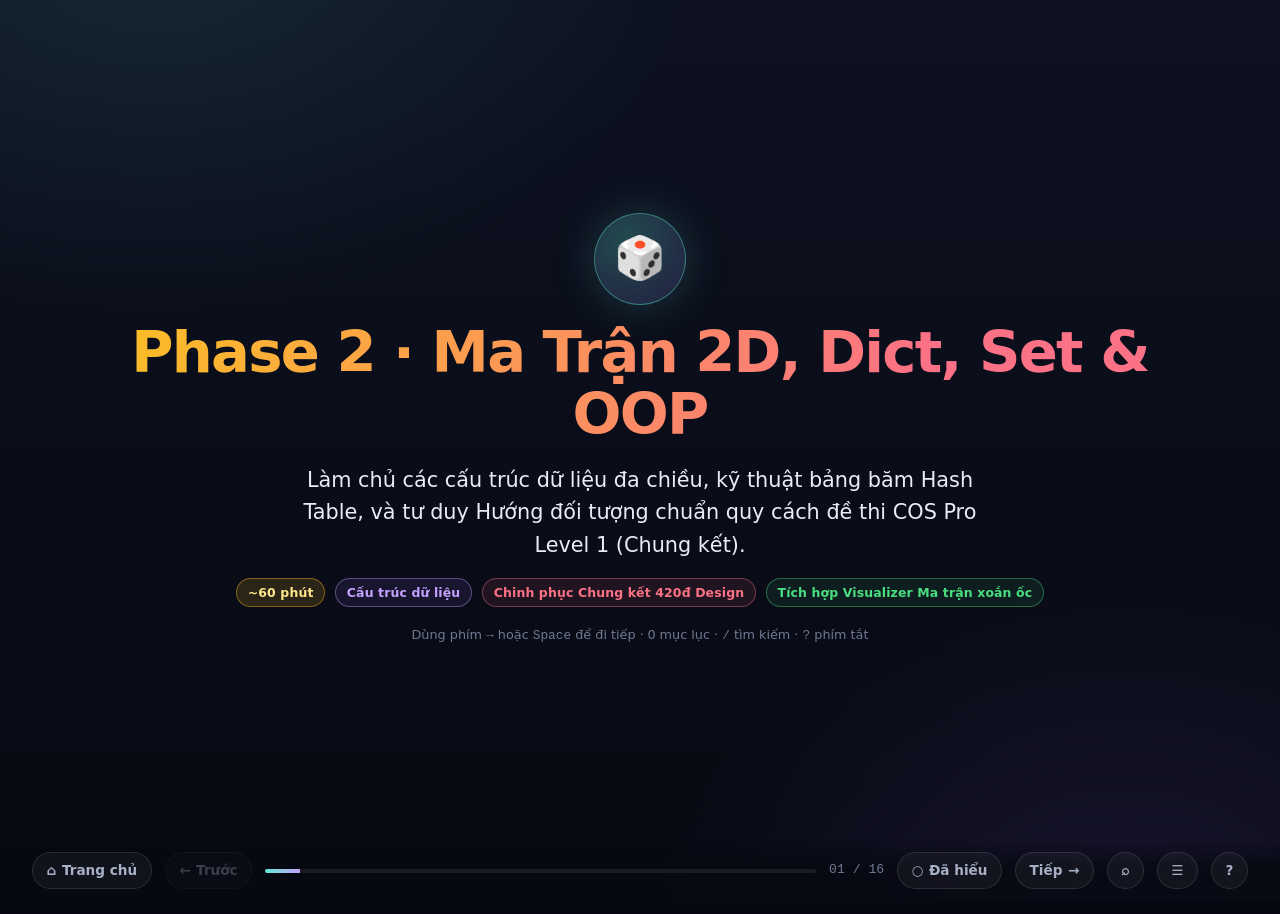
<file: slides/deck2_structures.html>
﻿<!DOCTYPE html>
<html lang="vi">
<head>
<meta charset="UTF-8">
<meta name="viewport" content="width=device-width, initial-scale=1.0">
<title>Phase 2 · Ma trận 2D, Cấu trúc dữ liệu & OOP · Python Master</title>
<link rel="stylesheet" href="assets/theme.css">
</head>
<body data-deck="deck2">
<div class="deck">

<!-- ══ SLIDE 1: HERO COVER ═══════════════════════════════════════════════ -->
<div class="slide" data-part="Mở đầu" data-title="Phase 2 — Ma trận, Cấu trúc dữ liệu & OOP">
  <div class="wrap hero">
    <div class="orb">🎲</div>
    <h1 style="background: linear-gradient(105deg, var(--py-gold), var(--rose) 75%); -webkit-background-clip: text; background-clip: text; -webkit-text-fill-color: transparent;">Phase 2 · Ma Trận 2D, Dict, Set & OOP</h1>
    <p class="lead" style="max-width:680px">Làm chủ các cấu trúc dữ liệu đa chiều, kỹ thuật bảng băm Hash Table, và tư duy Hướng đối tượng chuẩn quy cách đề thi COS Pro Level 1 (Chung kết).</p>
    <div class="row" style="justify-content:center; gap:0.6rem">
      <span class="chip py-gold">~60 phút</span>
      <span class="chip violet">Cấu trúc dữ liệu</span>
      <span class="chip rose">Chinh phục Chung kết 420đ Design</span>
      <span class="chip green">Tích hợp Visualizer Ma trận xoắn ốc</span>
    </div>
    <p class="kbd-hint">Dùng phím <kbd>→</kbd> hoặc <kbd>Space</kbd> để đi tiếp · <kbd>O</kbd> mục lục · <kbd>/</kbd> tìm kiếm · <kbd>?</kbd> phím tắt</p>
  </div>
</div>

<!-- ══ SLIDE 2: BẢN ĐỒ PHASE 2 ═══════════════════════════════════════════ -->
<div class="slide" data-title="Bản đồ học tập Phase 2">
  <div class="wrap">
    <h2><span class="k">01</span> Bản đồ học tập Phase 2</h2>
    <div class="grid-2">
      <div class="card">
        <h3>1. Ma trận 2D & Xử lý không gian</h3>
        <p>Bẫy nhân bản dòng ma trận, duyệt đường chéo, chuyển vị <code>zip(*m)</code>, xoay 90 độ, và duyệt xoắn ốc (Spiral Matrix).</p>
      </div>
      <div class="card">
        <h3>2. Từ điển (Dict) & Tập hợp (Set)</h3>
        <p>Tra cứu O(1), xử lý an toàn với <code>get()</code> và <code>setdefault()</code>, các phép toán tập hợp Venn, và đếm tần suất.</p>
      </div>
      <div class="card">
        <h3>3. Hàm & Phạm vi biến (Scope)</h3>
        <p>Bẫy chết người <b>Mutable Default Argument</b> <code>def f(a=[])</code>, đệ quy an toàn, và điều khiển luồng với <code>for...else</code>.</p>
      </div>
      <div class="card">
        <h3>4. Lập trình Hướng đối tượng (OOP)</h3>
        <p>Quy chuẩn Class trong COS Pro Level 1: <code>__init__</code>, <code>__str__</code>, và nạp chồng toán tử <code>__lt__</code> để tự so sánh.</p>
      </div>
    </div>
  </div>
</div>

<!-- ══ SLIDE 3: BẪY KHỞI TẠO MA TRẬN ═════════════════════════════════════ -->
<div class="slide" data-part="Phần 1 · Mảng 2 Chiều & Ma Trận" data-title="Bẫy khởi tạo ma trận 2D">
  <div class="wrap">
    <h2><span class="k">02</span> Bẫy tử thần: [[0] * m] * n khi tạo Ma trận</h2>
    <p>Đây là lỗi sai phổ biến nhất trong đề thi khi thí sinh cần tạo bảng kích thước N hàng × M cột.</p>

    <div class="diff-grid">
      <div class="diff-bad">
        <div class="diff-head"><span>✗ Code SAI: [[0] * m] * n</span><span class="chip rose">Nhân bản con trỏ</span></div>
        <div class="diff-body">
          <p class="tiny">Phép nhân <code>* n</code> chỉ nhân bản N lần cùng 1 địa chỉ danh sách con:</p>
          <div class="code-head"><div class="dots"><i></i><i></i><i></i></div><span>Python</span></div>
<pre class="code" data-lang="python">matrix = [[0] * 3] * 3
matrix[0][0] = 99
# KẾT QUẢ TAI HỌA: CẢ 3 HÀNG ĐỀU BỊ ĐỔI THÀNH 99!
# [[99, 0, 0], [99, 0, 0], [99, 0, 0]]</pre>
        </div>
      </div>

      <div class="diff-good">
        <div class="diff-head"><span>✓ Code ĐÚNG: List Comprehension</span><span class="chip green">Tạo mảng con mới</span></div>
        <div class="diff-body">
          <p class="tiny">Mỗi vòng lặp tạo ra một danh sách hàng hoàn toàn độc lập trong RAM:</p>
          <div class="code-head"><div class="dots"><i></i><i></i><i></i></div><span>Python</span></div>
<pre class="code" data-lang="python">matrix = [[0] * 3 for _ in range(3)]
matrix[0][0] = 99
# CHUẨN XÁC: Chỉ đúng ô (0, 0) bị thay đổi:
# [[99, 0, 0], [0, 0, 0], [0, 0, 0]]</pre>
        </div>
      </div>
    </div>

    <div class="note"><b>Quy tắc bất di bất dịch:</b> KHÔNG BAO GIỜ dùng toán tử <code>*</code> ngoài cùng để tạo danh sách lồng nhau! Luôn dùng <code>[[0] * m for _ in range(n)]</code>.</div>
  </div>
</div>

<!-- ══ SLIDE 4: DUYỆT ĐƯỜNG CHÉO MA TRẬN ═════════════════════════════════ -->
<div class="slide" data-title="Duyệt hàng, cột và đường chéo">
  <div class="wrap">
    <h2><span class="k">03</span> Kỹ thuật duyệt Ma trận: Hàng, Cột & Đường chéo</h2>
    <p>Với ma trận vuông cấp <code>N × N</code>, tọa độ ô là <code>(r, c)</code> với <code>0 ≤ r, c < N</code>:</p>

    <div class="grid-3">
      <div class="card">
        <h4>1. Duyệt theo cột</h4>
        <p class="tiny">Cột cố định ở vòng ngoài, hàng chạy ở vòng trong:</p>
        <div class="code-head"><div class="dots"><i></i><i></i><i></i></div><span>Python</span></div>
<pre class="code" data-lang="python">for c in range(m):
    col_sum = sum(matrix[r][c] for r in range(n))</pre>
      </div>

      <div class="card">
        <h4>2. Đường chéo chính</h4>
        <p class="tiny">Chỉ số hàng bằng chỉ số cột: <code>r == c</code>:</p>
        <div class="code-head"><div class="dots"><i></i><i></i><i></i></div><span>Python</span></div>
<pre class="code" data-lang="python">main_diag = [matrix[i][i] for i in range(n)]</pre>
      </div>

      <div class="card">
        <h4>3. Đường chéo phụ</h4>
        <p class="tiny">Tổng chỉ số bằng <code>N - 1</code>: <code>r + c == N - 1</code>:</p>
        <div class="code-head"><div class="dots"><i></i><i></i><i></i></div><span>Python</span></div>
<pre class="code" data-lang="python">anti_diag = [matrix[i][n - 1 - i] for i in range(n)]</pre>
      </div>
    </div>

    <div class="note"><b>Ứng dụng cờ vua / Đặt hậu:</b> Hai ô <code>(r1, c1)</code> và <code>(r2, c2)</code> cùng đường chéo khi và chỉ khi <code>abs(r1 - r2) == abs(c1 - c2)</code> hoặc <code>r1 + c1 == r2 + c2</code> và <code>r1 - c1 == r2 - c2</code>.</div>
  </div>
</div>

<!-- ══ SLIDE 5: TRANSPOSE & XOAY 90 ĐỘ ═══════════════════════════════════ -->
<div class="slide" data-title="Chuyển vị & Xoay ma trận 90 độ">
  <div class="wrap">
    <h2><span class="k">04</span> Chuyển vị ma trận (Transpose) & Xoay 90 độ</h2>
    <p>Chuyển vị là biến hàng thành cột: <code>matrix[r][c]</code> đổi thành <code>matrix[c][r]</code>.</p>

    <div class="grid-2">
      <div class="card">
        <h4>Chuyển vị 1 dòng với zip(*matrix)</h4>
        <div class="code-head"><div class="dots"><i></i><i></i><i></i></div><span>Python</span></div>
<pre class="code" data-lang="python">matrix = [
    [1, 2, 3],
    [4, 5, 6]
]
# zip(*matrix) gom các phần tử cùng cột lại:
transpose = [list(col) for col in zip(*matrix)]
# [[1, 4], [2, 5], [3, 6]]</pre>
      </div>

      <div class="card">
        <h4>Xoay ma trận 90 độ theo chiều kim đồng hồ</h4>
        <p class="tiny">Công thức: Đảo ngược thứ tự các hàng (lật trên xuống dưới), sau đó Chuyển vị!</p>
        <div class="code-head"><div class="dots"><i></i><i></i><i></i></div><span>Python</span></div>
<pre class="code" data-lang="python">def xoay_90(m):
    # Lật ngược các hàng rồi chuyển vị:
    return [list(col) for col in zip(*m[::-1])]

# Xoay ngược chiều kim đồng hồ:
def xoay_nguoc_90(m):
    return [list(col) for col in zip(*m)][::-1]</pre>
      </div>
    </div>

    <div class="note"><b>Thủ thuật:</b> Chỉ cần nhớ 1 công thức <code>[list(col) for col in zip(*m[::-1])]</code> là bạn giải quyết mọi bài xoay hình ảnh hoặc xoay bảng cờ 90° trong 10 giây!</div>
  </div>
</div>

<!-- ══ SLIDE 6: MA TRẬN XOẮN ỐC (SPIRAL MATRIX) ═════════════════════════ -->
<div class="slide" data-title="Ma trận xoắn ốc (Spiral Matrix)">
  <div class="wrap">
    <h2><span class="k">05</span> Ma trận xoắn ốc: Kỹ thuật 4 con trỏ biên</h2>
    <p>Bài toán kinh điển đề thi COS Pro Chung kết: Điền số từ 1 đến N² vào ma trận theo hình xoắn ốc theo chiều kim đồng hồ.</p>

    <div id="spiral-vis-box" class="vis-container"></div>

    <div class="note"><b>Nguyên lý 4 con trỏ biên:</b> Duyệt qua phải (hàng <code>top</code>), tăng <code>top++</code>. Duyệt xuống dưới (cột <code>right</code>), giảm <code>right--</code>. Duyệt sang trái (hàng <code>bottom</code>), giảm <code>bottom--</code>. Duyệt lên trên (cột <code>left</code>), tăng <code>left++</code>. Lặp lại khi <code>top <= bottom</code> và <code>left <= right</code>.</div>
  </div>
</div>

<!-- ══ SLIDE 7: THỰC HÀNH 2.1 ════════════════════════════════════════════ -->
<div class="slide" data-title="Thực hành 2.1">
  <div class="wrap">
    <h2><span class="k">06</span> Thực hành 2.1 · Tạo ma trận xoắn ốc N×N</h2>

    <div class="ex">
      <div class="ex-head"><span class="ex-tag">Thực hành 2.1</span><span class="ex-title">Viết hàm tạo Spiral Matrix chuẩn xác</span><span class="chip py-gold">6 phút</span></div>
      <div class="ex-body">
        <p>Cho số nguyên dương <code>n</code>. Hãy tạo và trả về ma trận xoắn ốc kích thước <code>n × n</code> chứa các số từ <code>1</code> đến <code>n²</code>.</p>

        <div class="py-runner">
          <div class="py-runner-head">
            <span class="tiny">Chạy thử code giải ma trận xoắn ốc:</span>
            <button class="btn cyan btn-run">Chạy code ▶</button>
          </div>
          <textarea class="py-editor">
def tao_ma_tran_xoan_oc(n):
    res = [[0] * n for _ in range(n)]
    top, bottom, left, right = 0, n - 1, 0, n - 1
    num = 1
    
    while top <= bottom and left <= right:
        for c in range(left, right + 1):
            res[top][c] = num; num += 1
        top += 1
        
        for r in range(top, bottom + 1):
            res[r][right] = num; num += 1
        right -= 1
        
        if top <= bottom:
            for c in range(right, left - 1, -1):
                res[bottom][c] = num; num += 1
            bottom -= 1
            
        if left <= right:
            for r in range(bottom, top - 1, -1):
                res[r][left] = num; num += 1
            left += 1
            
    return res

grid = tao_ma_tran_xoan_oc(3)
for row in grid:
    print(row)
# Kỳ vọng:
# [1, 2, 3]
# [8, 9, 4]
# [7, 6, 5]
</textarea>
          <div class="py-console-head">Console Output</div>
          <div class="py-out">Nhấn 'Chạy code ▶' để xem ma trận được sinh ra...</div>
        </div>
      </div>
    </div>
  </div>
</div>

<!-- ══ SLIDE 8: TỪ ĐIỂN (DICT) & HASH TABLE ═══════════════════════════════ -->
<div class="slide" data-part="Phần 2 · Dict & Set" data-title="Từ điển (Dict) & get/setdefault">
  <div class="wrap">
    <h2><span class="k">07</span> Từ điển (Dict): Tra cứu O(1) & get vs setdefault</h2>
    <p>Dictionary trong Python là bảng băm (Hash Table) với tốc độ thêm, xóa, kiểm tra <code>k in d</code> chỉ mất <b>O(1)</b> thời gian.</p>

    <div class="grid-2">
      <div class="card bad">
        <h4 class="rose">✗ Lỗi KeyError khi truy cập trực tiếp</h4>
        <div class="code-head"><div class="dots"><i></i><i></i><i></i></div><span>Python</span></div>
<pre class="code" data-lang="python">counts = {}
# counts["apple"] += 1 
# SẬP CHƯƠNG TRÌNH: KeyError: 'apple'</pre>
      </div>

      <div class="card good">
        <h4 class="green">✓ Xử lý an toàn: get() & setdefault()</h4>
        <div class="code-head"><div class="dots"><i></i><i></i><i></i></div><span>Python</span></div>
<pre class="code" data-lang="python">counts = {}
# get(key, default): nếu chưa có thì trả về 0
counts["apple"] = counts.get("apple", 0) + 1

# setdefault(key, default): tự tạo list rỗng nếu chưa có
nhom = {}
nhom.setdefault("lop_A", []).append("Nam")</pre>
      </div>
    </div>

    <div class="card" style="margin-top:0.6rem">
      <h4>Sắp xếp Dictionary theo Giá trị (Value)</h4>
      <p class="tiny">Muốn tìm top phần tử xuất hiện nhiều nhất không cần import thư viện ngoài:</p>
      <div class="code-head"><div class="dots"><i></i><i></i><i></i></div><span>Python</span></div>
<pre class="code" data-lang="python">freq = {"a": 5, "b": 12, "c": 2}
# Sắp xếp giảm dần theo số lần xuất hiện:
sorted_freq = sorted(freq.items(), key=lambda item: item[1], reverse=True)
# [('b', 12), ('a', 5), ('c', 2)]</pre>
    </div>
  </div>
</div>

<!-- ══ SLIDE 9: TẬP HỢP (SET) ═════════════════════════════════════════════ -->
<div class="slide" data-title="Tập hợp (Set) & Phép toán Venn">
  <div class="wrap">
    <h2><span class="k">08</span> Tập hợp (Set) & Tối ưu tìm kiếm O(1)</h2>
    <p>Set chỉ lưu các phần tử <b>duy nhất</b> (không trùng lặp) và phần tử phải là <b>Hashable</b> (bất biến: int, str, tuple; cấm list, dict).</p>

    <div class="grid-2">
      <div class="card">
        <h4>Các phép toán tập hợp cực nhanh</h4>
        <div class="code-head"><div class="dots"><i></i><i></i><i></i></div><span>Python</span></div>
<pre class="code" data-lang="python">A = {1, 2, 3, 4}
B = {3, 4, 5, 6}

A | B   # Hợp (Union): {1, 2, 3, 4, 5, 6}
A & B   # Giao (Intersection): {3, 4}
A - B   # Hiệu (Difference - có trong A mà ko có B): {1, 2}
A ^ B   # Hiệu đối xứng (có trong 1 trong 2): {1, 2, 5, 6}</pre>
      </div>

      <div class="card">
        <h4>Tối ưu hóa từ O(N) sang O(1)</h4>
        <p class="tiny">Kiểm tra <code>x in list</code> mất O(N), nhưng <code>x in set</code> chỉ mất O(1):</p>
        <div class="code-head"><div class="dots"><i></i><i></i><i></i></div><span>Python</span></div>
<pre class="code" data-lang="python"># Nếu danh sách cấm có 100,000 từ:
tu_cam_set = set(danh_sach_cam) # Tiền xử lý O(N)
for tu in van_ban:
    if tu in tu_cam_set: # O(1) mỗi lần kiểm tra!
        print("Phát hiện từ cấm!")</pre>
      </div>
    </div>

    <div class="note"><b>Bẫy khởi tạo Set rỗng:</b> Viết <code>s = {}</code> là tạo <b>Dictionary</b> rỗng! Muốn tạo Set rỗng bắt buộc phải viết <code>s = set()</code>.</div>
  </div>
</div>

<!-- ══ SLIDE 10: TUPLE & UNPACKING ═══════════════════════════════════════ -->
<div class="slide" data-part="Phần 3 · Cú pháp nâng cao" data-title="Tuple & Kỹ thuật Unpacking">
  <div class="wrap">
    <h2><span class="k">09</span> Tuple, Unpacking với dấu * & Tráo đổi biến</h2>

    <div class="grid-3">
      <div class="card">
        <h4>1. Tuple làm Key cho Dict</h4>
        <p class="tiny">List không thể làm key của Dict, nhưng Tuple thì được:</p>
        <div class="code-head"><div class="dots"><i></i><i></i><i></i></div><span>Python</span></div>
<pre class="code" data-lang="python"># Tọa độ ô cờ (r, c)
board = {}
board[(0, 1)] = "QUÂN HẬU"
# Tuple 1 phần tử phải có dấu phẩy:
t = (5,) # Không có phẩy là int</pre>
      </div>

      <div class="card">
        <h4>2. Kỹ thuật Unpacking dấu sao *</h4>
        <p class="tiny">Tách lấy phần tử đầu, giữa và cuối:</p>
        <div class="code-head"><div class="dots"><i></i><i></i><i></i></div><span>Python</span></div>
<pre class="code" data-lang="python">first, *mid, last = [1, 2, 3, 4, 5]
# first = 1
# mid = [2, 3, 4]
# last = 5</pre>
      </div>

      <div class="card">
        <h4>3. Tráo đổi biến song song</h4>
        <p class="tiny">Không cần biến tạm <code>temp</code>:</p>
        <div class="code-head"><div class="dots"><i></i><i></i><i></i></div><span>Python</span></div>
<pre class="code" data-lang="python">a, b = b, a

# Tính dãy Fibonacci trong 1 dòng:
a, b = b, a + b</pre>
      </div>
    </div>
  </div>
</div>

<!-- ══ SLIDE 11: FOR...ELSE ══════════════════════════════════════════════ -->
<div class="slide" data-title="Vòng lặp for...else">
  <div class="wrap">
    <h2><span class="k">10</span> Điều khiển luồng: Vòng lặp for...else kỳ diệu</h2>
    <p>Trong Python, vòng lặp <code>for</code> và <code>while</code> có thể đi kèm một khối <code>else</code>. Khối <code>else</code> chỉ chạy khi vòng lặp <b>hoàn thành tự nhiên mà KHÔNG bị lệnh break ngắt!</b></p>

    <div class="grid-2">
      <div class="card">
        <h4>Cách truyền thống (Dùng cờ hiệu flag)</h4>
        <div class="code-head"><div class="dots"><i></i><i></i><i></i></div><span>Python</span></div>
<pre class="code" data-lang="python">found = False
for x in arr:
    if x == target:
        found = True
        break
if not found:
    print("Không tìm thấy")</pre>
      </div>

      <div class="card good">
        <h4>Cách Pythonic với for...else</h4>
        <div class="code-head"><div class="dots"><i></i><i></i><i></i></div><span>Python</span></div>
<pre class="code" data-lang="python">for x in arr:
    if x == target:
        print("Tìm thấy!")
        break
else:
    # Chỉ chạy khi vòng lặp duyệt hết mà không break
    print("Không tìm thấy")</pre>
      </div>
    </div>

    <div class="note"><b>Ứng dụng kiểm tra số nguyên tố:</b> Duyệt <code>for i in range(2, int(n**0.5) + 1): if n % i == 0: return False</code> rồi đặt <code>return True</code> ở khối <code>else</code>!</div>
  </div>
</div>

<!-- ══ SLIDE 12: BẪY MUTABLE DEFAULT ARGUMENT ════════════════════════════ -->
<div class="slide" data-part="Phần 4 · Hàm & OOP" data-title="Bẫy Mutable Default Argument">
  <div class="wrap">
    <h2><span class="k">11</span> Bẫy tử thần: Tham số mặc định là Mutable (def f(arr=[]))</h2>
    <p>Trong Python, giá trị mặc định của hàm được khởi tạo <b>đúng 1 lần duy nhất khi hàm được định nghĩa</b>, chứ không phải mỗi lần hàm được gọi!</p>

    <div class="diff-grid">
      <div class="diff-bad">
        <div class="diff-head"><span>✗ Code SAI: def f(x, arr=[])</span><span class="chip rose">Dữ liệu bị lưu tích lũy</span></div>
        <div class="diff-body">
          <div class="code-head"><div class="dots"><i></i><i></i><i></i></div><span>Python</span></div>
<pre class="code" data-lang="python">def them(x, arr=[]):
    arr.append(x)
    return arr

print(them(1)) # [1]
print(them(2)) # [1, 2] (BỊ DÍNH LẠI DỮ LIỆU CŨ!)</pre>
        </div>
      </div>

      <div class="diff-good">
        <div class="diff-head"><span>✓ Code ĐÚNG: Gán mặc định None</span><span class="chip green">Tạo mới mỗi lần gọi</span></div>
        <div class="diff-body">
          <div class="code-head"><div class="dots"><i></i><i></i><i></i></div><span>Python</span></div>
<pre class="code" data-lang="python">def them(x, arr=None):
    if arr is None:
        arr = [] # Tạo mảng mới tinh trong hàm
    arr.append(x)
    return arr

print(them(1)) # [1]
print(them(2)) # [2] (Độc lập 100%)</pre>
        </div>
      </div>
    </div>

    <div class="note"><b>Quy tắc vàng:</b> Tuyệt đối không bao giờ dùng <code>list</code>, <code>dict</code>, hoặc <code>set</code> làm tham số mặc định của hàm. Luôn đặt <code>= None</code> và kiểm tra <code>if param is None: param = []</code>.</div>
  </div>
</div>

<!-- ══ SLIDE 13: OOP CHO COS PRO LEVEL 1 ═════════════════════════════════ -->
<div class="slide" data-title="OOP cho COS Pro Level 1">
  <div class="wrap">
    <h2><span class="k">12</span> OOP cho COS Pro Level 1 (Chung kết)</h2>
    <p>Đề thi Chung kết Level 1 thường yêu cầu bạn hoàn thiện hoặc viết một <code>class</code> để mô phỏng nghiệp vụ (quản lý kho, giỏ hàng, thẻ ngân hàng, game thẻ bài).</p>

    <div class="card">
      <h4>Bộ khung Class tiêu chuẩn trong đề thi</h4>
      <div class="code-head"><div class="dots"><i></i><i></i><i></i></div><span>Python</span></div>
<pre class="code" data-lang="python">class SinhVien:
    def __init__(self, mssv, ten, diem):
        self.mssv = mssv
        self.ten = ten
        self.diem = diem
        
    def __str__(self):
        # Trả về chuỗi khi gọi print(obj)
        return f"{self.mssv} - {self.ten}: {self.diem}đ"
        
    def __lt__(self, other):
        # Less Than: Cho phép dùng obj1 < obj2 hoặc arr.sort() tự động!
        # Xếp theo điểm giảm dần, nếu bằng điểm xếp theo tên:
        if self.diem != other.diem:
            return self.diem > other.diem
        return self.ten < other.ten</pre>
    </div>

    <div class="note"><b>Thủ thuật:</b> Cài đặt phương thức <code>__lt__(self, other)</code> giúp danh sách các đối tượng tự động được sắp xếp chuẩn xác khi bạn gọi <code>students.sort()</code> mà không cần viết hàm <code>key=lambda</code> phức tạp!</div>
  </div>
</div>

<!-- ══ SLIDE 14: THỰC HÀNH 2.2 (OOP) ═════════════════════════════════════ -->
<div class="slide" data-title="Thực hành 2.2: OOP Giỏ Hàng">
  <div class="wrap">
    <h2><span class="k">13</span> Thực hành 2.2 · Xây dựng Class Giỏ Hàng Mua Sắm</h2>

    <div class="ex">
      <div class="ex-head"><span class="ex-tag">Thực hành 2.2</span><span class="ex-title">Mô phỏng tính tiền Giỏ hàng (Level 1 Design)</span><span class="chip py-gold">6 phút</span></div>
      <div class="ex-body">
        <p>Viết class <code>Cart</code> quản lý sản phẩm với các phương thức: <code>add_item(name, price, qty)</code>, <code>remove_item(name)</code>, và <code>get_total(discount_pct)</code>.</p>

        <div class="py-runner">
          <div class="py-runner-head">
            <span class="tiny">Chạy thử nghiệm Class Cart:</span>
            <button class="btn cyan btn-run">Chạy code ▶</button>
          </div>
          <textarea class="py-editor">
class Cart:
    def __init__(self):
        self.items = {} # {name: [price, qty]}
        
    def add_item(self, name, price, qty=1):
        if name in self.items:
            self.items[name][1] += qty
        else:
            self.items[name] = [price, qty]
            
    def remove_item(self, name):
        if name in self.items:
            del self.items[name]
            
    def get_total(self, discount_pct=0):
        raw_total = sum(price * qty for price, qty in self.items.values())
        final_total = raw_total * (100 - discount_pct) // 100
        return final_total

# Test thử:
my_cart = Cart()
my_cart.add_item("Bàn phím cơ", 1200000, 1)
my_cart.add_item("Chuột không dây", 400000, 2)
print("Tổng tiền ban đầu:", my_cart.get_total()) # 2,000,000
print("Sau giảm giá 10%:", my_cart.get_total(10)) # 1,800,000
</textarea>
          <div class="py-console-head">Console Output</div>
          <div class="py-out">Nhấn 'Chạy code ▶' để kiểm tra kết quả...</div>
        </div>
      </div>
    </div>
  </div>
</div>

<!-- ══ SLIDE 15: QUIZ PHASE 2 ════════════════════════════════════════════ -->
<div class="slide" data-part="Tổng kết & Đánh giá" data-title="Quiz phản xạ Phase 2">
  <div class="wrap">
    <h2><span class="k">14</span> Đấu trường Quiz: Kiểm tra phản xạ Phase 2</h2>

    <div class="grid-2">
      <div class="quiz">
        <div class="quiz-q">1. Để tạo ma trận 3 hàng 4 cột toàn số 0 độc lập, cách nào đúng?</div>
        <div class="quiz-opts">
          <button class="opt" data-k="A" data-why="Sai. Nhân bản dòng bằng * 3 làm tất cả các hàng cùng trỏ vào 1 địa chỉ.">A. [[0]*4]*3</button>
          <button class="opt" data-ok="1" data-k="B" data-why="Chính xác! List comprehension tạo 3 hàng mới tinh hoàn toàn độc lập.">B. [[0]*4 for _ in range(3)]</button>
          <button class="opt" data-k="C" data-why="Sai. [0]*12 là mảng 1 chiều 12 phần tử.">C. [0]*12</button>
        </div>
      </div>

      <div class="quiz">
        <div class="quiz-q">2. Đối tượng nào sau đây KHÔNG THỂ dùng làm Key của Dictionary?</div>
        <div class="quiz-opts">
          <button class="opt" data-k="A" data-why="Tuple là bất biến (immutable) nên hashable, làm key tốt.">A. Tuple (1, "hello")</button>
          <button class="opt" data-ok="1" data-k="B" data-why="Đúng! List là đối tượng có thể thay đổi (mutable), không hashable nên không thể làm key.">B. List [1, 2]</button>
          <button class="opt" data-k="C" data-why="Chuỗi là bất biến nên dùng làm key bình thường.">C. Chuỗi 'username'</button>
        </div>
      </div>

      <div class="quiz">
        <div class="quiz-q">3. Đoạn code sau in ra gì: <code>def f(x, l=[]): l.append(x); return l; f(1); print(f(2))</code>?</div>
        <div class="quiz-opts">
          <button class="opt" data-k="A" data-why="Sai. Vì mutable default argument được lưu qua các lần gọi.">A. [2]</button>
          <button class="opt" data-ok="1" data-k="B" data-why="Chính xác! Lần 1 thêm 1 thành [1], lần 2 thêm 2 vào cùng mảng đó thành [1, 2].">B. [1, 2]</button>
          <button class="opt" data-k="C" data-why="Sai.">C. [[1], [2]]</button>
        </div>
      </div>

      <div class="quiz">
        <div class="quiz-q">4. Phép toán nào lấy các phần tử chỉ thuộc tập A mà không thuộc tập B?</div>
        <div class="quiz-opts">
          <button class="opt" data-k="A" data-why="A & B là phép Giao (các phần tử có trong CẢ HAI tập).">A. A & B</button>
          <button class="opt" data-ok="1" data-k="B" data-why="Chính xác! Toán tử dấu trừ (-) là phép Hiệu tập hợp (Difference).">B. A - B</button>
          <button class="opt" data-k="C" data-why="A ^ B là hiệu đối xứng (có trong A hoặc B nhưng không nằm trong cả hai).">C. A ^ B</button>
        </div>
      </div>
    </div>
  </div>
</div>

<!-- ══ SLIDE 16: TỔNG KẾT PHASE 2 ═════════════════════════════════════════ -->
<div class="slide" data-title="Tổng kết Phase 2">
  <div class="wrap">
    <h2><span class="k">15</span> Tổng kết Phase 2 & Nhiệm vụ luyện đề</h2>
    <div class="grid-3">
      <div class="card">
        <h4 class="py-gold">Ma trận 2D an toàn</h4>
        <p class="tiny">Luôn dùng <code>[[0]*m for _ in range(n)]</code>. Chuyển vị ma trận bằng <code>[list(c) for c in zip(*m)]</code>. Nhớ công thức xoay 90°.</p>
      </div>
      <div class="card">
        <h4 class="py-blue">Dict & Set O(1)</h4>
        <p class="tiny">Dùng <code>d.get(k, 0)</code> tránh KeyError. Dùng <code>set</code> để tìm kiếm và lọc trùng lặp tức thì với tốc độ O(1).</p>
      </div>
      <div class="card">
        <h4 class="rose">OOP & Hàm sạch</h4>
        <p class="tiny">Tuyệt đối không dùng <code>arr=[]</code> làm default param. Nắm vững khung <code>class</code> với <code>__init__</code> và <code>__lt__</code>.</p>
      </div>
    </div>

    <div class="start" style="margin-top:0.8rem">
      <h4>Nhiệm vụ tiếp theo:</h4>
      <p class="tiny">Làm các bài tập về Mảng 2D và Xử lý cấu trúc dữ liệu trong <b>Nhóm 2 (Debugging)</b> và <b>Nhóm 3 (Design Level 2)</b>:</p>
      <div class="code-head"><div class="dots"><i></i><i></i><i></i></div><span>Terminal</span></div>
<pre class="code" data-lang="bash">cd D:\02_Learning_Knowledge\Python_Master\python-master-bang-b
py cham_diem.py 2
py cham_diem.py 3</pre>
    </div>

    <div class="row" style="justify-content:space-between; margin-top:0.8rem">
      <a class="btn" href="deck1_foundation.html">← Về Phase 1</a>
      <a class="btn cyan" href="deck3_traps_stdlib.html">Tiến vào Phase 3: 50 Bẫy Tử Thần & Thư viện chuẩn →</a>
    </div>
  </div>
</div>

</div>

<script src="assets/vendor/skulpt.min.js"></script>
<script src="assets/vendor/skulpt-stdlib.js"></script>
<script src="assets/deck.js"></script>
<script src="assets/python_lab.js"></script>
<script>
  // Initialize visualizers if on slide 6
  document.addEventListener('DOMContentLoaded', () => {
    if (window.initSpiralMatrixVisualizer) {
      window.initSpiralMatrixVisualizer('spiral-vis-box');
    }
  });
</script>
</body>
</html>
</file>
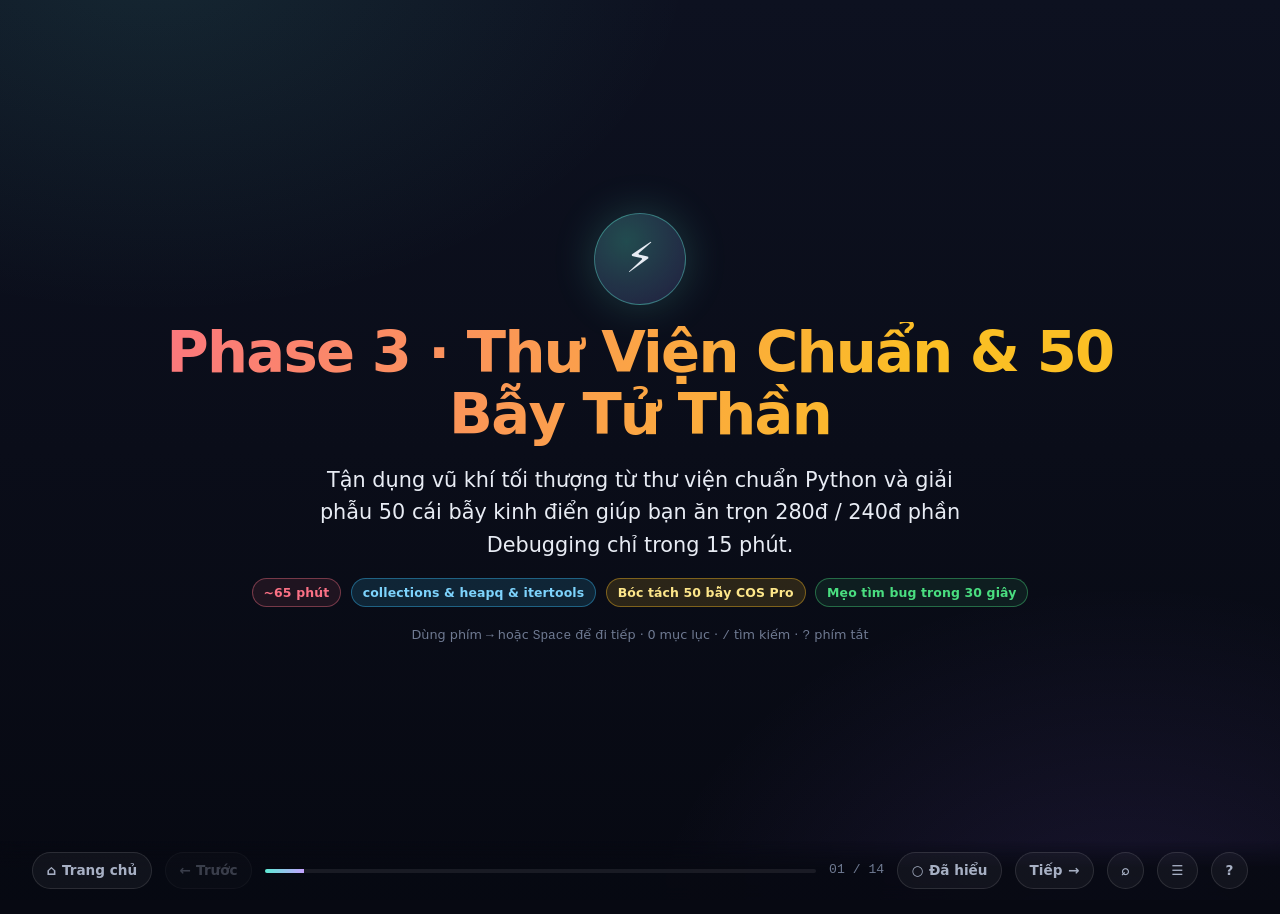
<file: slides/deck3_traps_stdlib.html>
﻿<!DOCTYPE html>
<html lang="vi">
<head>
<meta charset="UTF-8">
<meta name="viewport" content="width=device-width, initial-scale=1.0">
<title>Phase 3 · Thư viện Chuẩn & 50 Bẫy Tử Thần · Python Master</title>
<link rel="stylesheet" href="assets/theme.css">
</head>
<body data-deck="deck3">
<div class="deck">

<!-- ══ SLIDE 1: HERO COVER ═══════════════════════════════════════════════ -->
<div class="slide" data-part="Mở đầu" data-title="Phase 3 — Thư viện chuẩn & 50 Bẫy Tử Thần">
  <div class="wrap hero">
    <div class="orb">⚡</div>
    <h1 style="background: linear-gradient(105deg, var(--rose), var(--py-gold) 75%); -webkit-background-clip: text; background-clip: text; -webkit-text-fill-color: transparent;">Phase 3 · Thư Viện Chuẩn & 50 Bẫy Tử Thần</h1>
    <p class="lead" style="max-width:680px">Tận dụng vũ khí tối thượng từ thư viện chuẩn Python và giải phẫu 50 cái bẫy kinh điển giúp bạn ăn trọn 280đ / 240đ phần Debugging chỉ trong 15 phút.</p>
    <div class="row" style="justify-content:center; gap:0.6rem">
      <span class="chip rose">~65 phút</span>
      <span class="chip py-blue">collections & heapq & itertools</span>
      <span class="chip py-gold">Bóc tách 50 bẫy COS Pro</span>
      <span class="chip green">Mẹo tìm bug trong 30 giây</span>
    </div>
    <p class="kbd-hint">Dùng phím <kbd>→</kbd> hoặc <kbd>Space</kbd> để đi tiếp · <kbd>O</kbd> mục lục · <kbd>/</kbd> tìm kiếm · <kbd>?</kbd> phím tắt</p>
  </div>
</div>

<!-- ══ SLIDE 2: BẢN ĐỒ PHASE 3 ═══════════════════════════════════════════ -->
<div class="slide" data-title="Bản đồ học tập Phase 3">
  <div class="wrap">
    <h2><span class="k">01</span> Bản đồ học tập Phase 3</h2>
    <div class="grid-2">
      <div class="card">
        <h3>1. Thư viện chuẩn đỉnh cao</h3>
        <p><code>Counter</code> đếm siêu tốc, <code>deque</code> hàng đợi hai đầu O(1), <code>heapq</code> cấu trúc Min/Max-Heap, <code>itertools</code> sinh tổ hợp, và <code>bisect</code> tìm kiếm nhị phân.</p>
      </div>
      <div class="card">
        <h3>2. Bẫy logic & Sửa đổi mảng khi đang lặp</h3>
        <p>Vì sao <code>arr.remove(x)</code> trong vòng lặp bỏ sót phần tử? Bẫy gán biến <code>res = arr.sort()</code> ra <code>None</code>.</p>
      </div>
      <div class="card">
        <h3>3. Bẫy kiểu dữ liệu & Sai số</h3>
        <p>Bẫy so sánh <code>is</code> vs <code>==</code> với số > 256, sai số dấu phẩy động float, và hành vi kỳ lạ của <code>all([]) == True</code>.</p>
      </div>
      <div class="card">
        <h3>4. Chiến thuật Debugging 30 giây</h3>
        <p>Quy trình 4 bước đọc hiểu đề - truy vết mã lỗi - sửa đúng 1 dòng - kiểm tra biên trong phòng thi thực chiến.</p>
      </div>
    </div>
  </div>
</div>

<!-- ══ SLIDE 3: COLLECTIONS.COUNTER ══════════════════════════════════════ -->
<div class="slide" data-part="Phần 1 · Thư Viện Chuẩn Thiết Yếu" data-title="collections.Counter">
  <div class="wrap">
    <h2><span class="k">02</span> collections.Counter: Đếm siêu tốc & Top K</h2>
    <p><code>Counter</code> là lớp con của <code>dict</code> được tối ưu chuyên biệt cho việc thống kê tần suất xuất hiện.</p>

    <div class="grid-2">
      <div class="card">
        <h4>Đếm và tìm K phần tử xuất hiện nhiều nhất</h4>
        <div class="code-head"><div class="dots"><i></i><i></i><i></i></div><span>Python</span></div>
<pre class="code" data-lang="python">from collections import Counter

s = "abracadabra"
cnt = Counter(s)
# Counter({'a': 5, 'b': 2, 'r': 2, 'c': 1, 'd': 1})

# Lấy top 2 phần tử xuất hiện nhiều nhất:
print(cnt.most_common(2))
# [('a', 5), ('b', 2)]</pre>
      </div>

      <div class="card">
        <h4>Phép toán số học trên Counter</h4>
        <p class="tiny">Có thể cộng, trừ trực tiếp hai bộ đếm:</p>
        <div class="code-head"><div class="dots"><i></i><i></i><i></i></div><span>Python</span></div>
<pre class="code" data-lang="python">c1 = Counter(a=3, b=1)
c2 = Counter(a=1, b=2, c=1)

# Cộng dồn:
tong = c1 + c2 # Counter({'a': 4, 'b': 3, 'c': 1})

# Kiểm tra chuỗi đảo chữ (Anagram) trong 1 dòng:
def la_anagram(s1, s2):
    return Counter(s1) == Counter(s2)</pre>
      </div>
    </div>

    <div class="note"><b>Tốc độ phòng thi:</b> Thay vì viết vòng lặp 5 dòng với <code>d.get()</code>, <code>Counter(arr)</code> hoàn thành trong 1 dòng và chạy bằng mã C nguyên bản, nhanh gấp 3 lần.</div>
  </div>
</div>

<!-- ══ SLIDE 4: COLLECTIONS.DEQUE ════════════════════════════════════════ -->
<div class="slide" data-title="collections.deque và defaultdict">
  <div class="wrap">
    <h2><span class="k">03</span> collections.deque & defaultdict</h2>
    
    <div class="diff-bad">
      <div class="diff-head"><span>⚠️ BẪY THỜI GIAN CHẠY (TLE): list.pop(0) mất O(N) thời gian!</span></div>
      <div class="diff-body">
        <p class="tiny">Khi dùng danh sách thông thường làm hàng đợi (Queue), <code>arr.pop(0)</code> buộc mọi phần tử phía sau phải dịch chuyển sang trái 1 ô. Nếu N = 100,000, thuật toán sẽ bị quá thời gian (TLE) ngay lập tức!</p>
      </div>
    </div>

    <div class="grid-2" style="margin-top:0.6rem">
      <div class="card good">
        <h4>deque: Hàng đợi hai đầu O(1)</h4>
        <div class="code-head"><div class="dots"><i></i><i></i><i></i></div><span>Python</span></div>
<pre class="code" data-lang="python">from collections import deque

q = deque([1, 2, 3])
q.append(4)       # Thêm vào đuôi: O(1)
q.appendleft(0)   # Thêm vào đầu: O(1)
first = q.popleft() # Lấy khỏi đầu: O(1)
last = q.pop()      # Lấy khỏi đuôi: O(1)</pre>
      </div>

      <div class="card good">
        <h4>defaultdict: Tự động khởi tạo</h4>
        <div class="code-head"><div class="dots"><i></i><i></i><i></i></div><span>Python</span></div>
<pre class="code" data-lang="python">from collections import defaultdict

# Không bao giờ bị KeyError:
adj = defaultdict(list) # Đồ thị kề
adj["Hà Nội"].append("Hải Phòng")

cnt = defaultdict(int)  # Mặc định là 0
cnt["view"] += 1</pre>
      </div>
    </div>
  </div>
</div>

<!-- ══ SLIDE 5: HEAPQ (MIN & MAX HEAP) ═══════════════════════════════════ -->
<div class="slide" data-title="heapq: Min-Heap & Max-Heap">
  <div class="wrap">
    <h2><span class="k">04</span> heapq: Hàng đợi ưu tiên (Min-Heap & Max-Heap)</h2>
    <p>Module <code>heapq</code> trong Python mặc định cài đặt <b>Min-Heap</b>: Phần tử nhỏ nhất luôn nằm ở vị trí <code>h[0]</code> trong thời gian <b>O(1)</b>.</p>

    <div class="grid-2">
      <div class="card">
        <h4>Min-Heap cơ bản</h4>
        <div class="code-head"><div class="dots"><i></i><i></i><i></i></div><span>Python</span></div>
<pre class="code" data-lang="python">import heapq

h = [5, 1, 8, 3, 2]
heapq.heapify(h)    # Biến list thành heap: O(N)
heapq.heappush(h, 0) # Thêm phần tử: O(log N)
min_val = heapq.heappop(h) # Lấy phần tử nhỏ nhất: O(log N)
# min_val = 0, đỉnh mới h[0] = 1</pre>
      </div>

      <div class="card">
        <h4>Mô phỏng Max-Heap bằng số âm</h4>
        <p class="tiny">Python không có sẵn Max-Heap, ta đổi dấu âm khi đẩy vào và lấy ra:</p>
        <div class="code-head"><div class="dots"><i></i><i></i><i></i></div><span>Python</span></div>
<pre class="code" data-lang="python">max_h = []
for x in [5, 1, 8, 3]:
    heapq.heappush(max_h, -x) # Đảo dấu

# Lấy phần tử LỚN NHẤT:
max_val = -heapq.heappop(max_h) # 8</pre>
      </div>
    </div>

    <div class="note"><b>Thủ thuật Top-K:</b> <code>heapq.nlargest(k, arr)</code> và <code>heapq.nsmallest(k, arr)</code> giúp lấy K phần tử cực trị nhanh hơn sắp xếp toàn bộ danh sách khi K << N.</div>
  </div>
</div>

<!-- ══ SLIDE 6: ITERTOOLS & BISECT ═══════════════════════════════════════ -->
<div class="slide" data-title="itertools và bisect">
  <div class="wrap">
    <h2><span class="k">05</span> itertools & bisect: Sinh tổ hợp & Chặt nhị phân</h2>

    <div class="grid-2">
      <div class="card">
        <h4>itertools: permutations & combinations</h4>
        <div class="code-head"><div class="dots"><i></i><i></i><i></i></div><span>Python</span></div>
<pre class="code" data-lang="python">import itertools

# Tổ hợp chập 2 (không phân biệt thứ tự):
list(itertools.combinations([1, 2, 3], 2))
# [(1, 2), (1, 3), (2, 3)]

# Hoán vị chập 2 (có phân biệt thứ tự):
list(itertools.permutations([1, 2], 2))
# [(1, 2), (2, 1)]

# Tích Descartes (ghép mọi cặp):
list(itertools.product(["A", "B"], [1, 2]))
# [('A', 1), ('A', 2), ('B', 1), ('B', 2)]</pre>
      </div>

      <div class="card">
        <h4>bisect: Tìm kiếm nhị phân có sẵn O(log N)</h4>
        <div class="code-head"><div class="dots"><i></i><i></i><i></i></div><span>Python</span></div>
<pre class="code" data-lang="python">import bisect

# BẮT BUỘC MẢNG PHẢI SẮP XẾP TRƯỚC:
arr = [10, 20, 30, 40, 50]

# bisect_left: vị trí đầu tiên >= x
idx = bisect.bisect_left(arr, 30) # 2

# bisect_right: vị trí đầu tiên > x
idx = bisect.bisect_right(arr, 30) # 3

# insort: chèn vào mảng mà vẫn giữ thứ tự
bisect.insort(arr, 25) # [10, 20, 25, 30, 40, 50]</pre>
      </div>
    </div>
  </div>
</div>

<!-- ══ SLIDE 7: BẢN ĐỒ 50 BẪY TỬ THẦN ═══════════════════════════════════ -->
<div class="slide" data-part="Phần 2 · 50 Bẫy Tử Thần COS Pro" data-title="Bản đồ 50 Bẫy COS Pro">
  <div class="wrap">
    <h2><span class="k">06</span> Bản đồ 50 Bẫy Tử Thần trong Đề thi COS Pro</h2>
    <p>Phần Debugging chiếm <b>280 điểm</b> (Vòng loại) và <b>240 điểm</b> (Chung kết). Toàn bộ các câu sai đều nằm trong 50 bẫy này.</p>

    <div class="grid-3">
      <div class="card bad">
        <h4 class="rose">Nhóm 1: Thao tác Mảng khi lặp</h4>
        <p class="tiny">Xóa phần tử bằng <code>remove()</code> trong vòng lặp làm chỉ số nhảy cóc, bỏ sót 50% phần tử!</p>
      </div>
      <div class="card bad">
        <h4 class="rose">Nhóm 2: In-place method ra None</h4>
        <p class="tiny">Viết <code>res = a.sort()</code> hoặc <code>res = a.reverse()</code> khiến <code>res</code> nhận giá trị <code>None</code>.</p>
      </div>
      <div class="card bad">
        <h4 class="rose">Nhóm 3: So sánh 'is' vs '=='</h4>
        <p class="tiny">Dùng <code>is</code> so sánh hai số nguyên > 256 dẫn đến sai lệch logic do cơ chế cache của CPython.</p>
      </div>
      <div class="card bad">
        <h4 class="rose">Nhóm 4: Bẫy float sai số</h4>
        <p class="tiny">So sánh <code>0.1 + 0.2 == 0.3</code> trả về <code>False</code> do biểu diễn nhị phân không chính xác tuyệt đối.</p>
      </div>
      <div class="card bad">
        <h4 class="rose">Nhóm 5: Bẫy all() rỗng</h4>
        <p class="tiny"><code>all([])</code> trả về <code>True</code>! Khi mảng rỗng không có phần tử nào, kiểm tra tính chất bị sai kết quả.</p>
      </div>
      <div class="card bad">
        <h4 class="rose">Nhóm 6: Scope biến for rò rỉ</h4>
        <p class="tiny">Biến đếm trong vòng lặp <code>for i in ...</code> vẫn tồn tại và giữ giá trị cuối cùng sau khi lặp xong.</p>
      </div>
    </div>
  </div>
</div>

<!-- ══ SLIDE 8: BẪY XÓA PHẦN TỬ KHI LẶP ═══════════════════════════════════ -->
<div class="slide" data-title="Bẫy xóa phần tử khi đang lặp">
  <div class="wrap">
    <h2><span class="k">07</span> Bẫy 04: Xóa phần tử khi đang duyệt danh sách</h2>
    <p>Một trong những câu bẫy kinh điển nhất trong phần Debugging.</p>

    <div class="diff-grid">
      <div class="diff-bad">
        <div class="diff-head"><span>✗ Code SAI: Sửa danh sách đang duyệt</span><span class="chip rose">Bỏ sót phần tử</span></div>
        <div class="diff-body">
          <div class="code-head"><div class="dots"><i></i><i></i><i></i></div><span>Python</span></div>
<pre class="code" data-lang="python">nums = [1, 2, 2, 3, 4]
for x in nums:
    if x == 2:
        nums.remove(x)
print(nums)
# KẾT QUẢ SAI: [1, 2, 3, 4] (Số 2 thứ hai KHÔNG BỊ XÓA!)</pre>
        </div>
      </div>

      <div class="diff-good">
        <div class="diff-head"><span>✓ Code ĐÚNG: Lọc bằng Comprehension hoặc duyệt bản sao</span><span class="chip green">Chuẩn</span></div>
        <div class="diff-body">
          <div class="code-head"><div class="dots"><i></i><i></i><i></i></div><span>Python</span></div>
<pre class="code" data-lang="python"># Cách 1: List comprehension tạo mảng mới (Khuyên dùng)
nums = [x for x in nums if x != 2]

# Cách 2: Duyệt trên bản sao nums[:]
for x in nums[:]:
    if x == 2:
        nums.remove(x)</pre>
        </div>
      </div>
    </div>

    <div class="note"><b>Giải thích cơ chế ngầm:</b> Khi xóa phần tử tại vị trí 1, phần tử thứ hai bị trượt về vị trí 1. Nhưng con trỏ vòng lặp của Python tiếp tục bước sang vị trí 2, dẫn đến việc bỏ qua hoàn toàn phần tử vừa trượt tới!</div>
  </div>
</div>

<!-- ══ SLIDE 9: BẪY SORT() TRẢ VỀ NONE ═══════════════════════════════════ -->
<div class="slide" data-title="Bẫy sort() vs sorted()">
  <div class="wrap">
    <h2><span class="k">08</span> Bẫy 05: list.sort() trả về None</h2>
    <p>Phương thức <code>.sort()</code> và <code>.reverse()</code> của list thay đổi mảng tại chỗ và trả về <code>None</code> để nhắc nhở lập trình viên.</p>

    <div class="diff-grid">
      <div class="diff-bad">
        <div class="diff-head"><span>✗ Code SAI: Gán biến bằng a.sort()</span><span class="chip rose">Nhận None</span></div>
        <div class="diff-body">
          <div class="code-head"><div class="dots"><i></i><i></i><i></i></div><span>Python</span></div>
<pre class="code" data-lang="python">arr = [3, 1, 2]
sorted_arr = arr.sort()
print(sorted_arr) # None!
# sorted_arr[0] -> TypeError: 'NoneType' object is not subscriptable</pre>
        </div>
      </div>

      <div class="diff-good">
        <div class="diff-head"><span>✓ Code ĐÚNG: Dùng sorted() hoặc gọi riêng</span><span class="chip green">Chuẩn</span></div>
        <div class="diff-body">
          <div class="code-head"><div class="dots"><i></i><i></i><i></i></div><span>Python</span></div>
<pre class="code" data-lang="python"># Cách 1: Dùng sorted() trả về mảng mới
sorted_arr = sorted(arr)

# Cách 2: Gọi sort() riêng rồi dùng mảng gốc
arr.sort()
# arr bây giờ đã là [1, 2, 3]</pre>
        </div>
      </div>
    </div>

    <div class="note"><b>Quy tắc 3 giây phát hiện:</b> Trong bài Debugging, hễ thấy dòng nào có dạng <code>x = y.sort()</code> hoặc <code>x = y.reverse()</code> hoặc <code>x = y.append(...)</code> thì 100% dòng đó chính là dòng bị lỗi!</div>
  </div>
</div>

<!-- ══ SLIDE 10: BẪY IS VS == VÀ CACHE INT ═══════════════════════════════ -->
<div class="slide" data-title="Bẫy so sánh is vs ==">
  <div class="wrap">
    <h2><span class="k">09</span> Bẫy 10: Dùng 'is' thay vì '==' để so sánh số</h2>
    <p>CPython chỉ cache sẵn các số nguyên nhỏ từ <b>-5 đến 256</b> trong bộ nhớ để tái sử dụng.</p>

    <div class="grid-2">
      <div class="card bad">
        <h4 class="rose">Hành vi kỳ lạ của toán tử 'is'</h4>
        <div class="code-head"><div class="dots"><i></i><i></i><i></i></div><span>Python</span></div>
<pre class="code" data-lang="python">x = 100
y = 100
print(x is y) # True (do nằm trong [-5 .. 256])

a = 1000
b = 1000
print(a is b) # FALSE! (2 đối tượng khác nhau trong RAM!)</pre>
      </div>

      <div class="card good">
        <h4 class="green">Phân biệt rạch ròi</h4>
        <ul style="padding-left:1.2rem; display:grid; gap:0.4rem; font-size:0.9rem">
          <li><code>==</code> so sánh <b>GIÁ TRỊ NỘI DUNG</b>: <code>1000 == 1000</code> luôn là <code>True</code>.</li>
          <li><code>is</code> so sánh <b>ĐỊA CHỈ VÙNG NHỚ</b> (identity): <code>id(a) == id(b)</code>.</li>
          <li><b>Chỉ dùng <code>is</code> cho các hằng số:</b> <code>x is None</code>, <code>x is True</code>, <code>x is False</code>.</li>
        </ul>
      </div>
    </div>
  </div>
</div>

<!-- ══ SLIDE 11: MẸO DEBUG 30 GIÂY ═══════════════════════════════════════ -->
<div class="slide" data-part="Phần 3 · Kỹ Năng Debug Phòng Thi" data-title="Mẹo Debug trong 30 giây">
  <div class="wrap">
    <h2><span class="k">10</span> Quy trình 4 bước phát hiện Bug trong 30 giây</h2>
    <p>Trong đề thi COS Pro, câu Debugging <b>chỉ sai đúng 1 hoặc 2 dòng</b>. Hãy quét mắt theo thứ tự 4 điểm nóng:</p>

    <div class="grid-2">
      <div class="card">
        <h4>1. Quét biến Return & Khởi tạo (5s)</h4>
        <p class="tiny">Khởi tạo <code>max_val = 0</code> có bị dính bẫy số âm không? Có return nhầm <code>round()</code> thay vì <code>int()</code> không?</p>
      </div>
      <div class="card">
        <h4>2. Quét biểu thức so sánh (5s)</h4>
        <p class="tiny">Dấu <code>></code> có phải thành <code>>=</code> không? Dấu <code><</code> hay <code><=</code>? Có bị so sánh nhầm <code>is</code> thay vì <code>==</code>?</p>
      </div>
      <div class="card">
        <h4>3. Quét phương thức in-place (10s)</h4>
        <p class="tiny">Có dòng nào gán kết quả của <code>.sort()</code>, <code>.reverse()</code>, <code>.append()</code> vào biến không?</p>
      </div>
      <div class="card">
        <h4>4. Quét bước nhảy vòng lặp & Index (10s)</h4>
        <p class="tiny"><code>range(len(arr))</code> có bị lỗi Off-by-one <code>arr[i+1]</code> tràn chỉ số không? Mảng 2 chiều có bị gán <code>matrix[c][r]</code> ngược không?</p>
      </div>
    </div>

    <div class="note"><b>Thực chiến:</b> Tìm được dòng nghi vấn, đối chiếu ngay với đề bài và sửa dòng đó. Chạy lại test mẫu, nếu đúng là nộp bài ngay, không đọc lan man toàn bộ mã!</div>
  </div>
</div>

<!-- ══ SLIDE 12: THỰC HÀNH 3.1 ═══════════════════════════════════════════ -->
<div class="slide" data-title="Thực hành 3.1: Debugging Arena">
  <div class="wrap">
    <h2><span class="k">11</span> Thực hành 3.1 · Đấu trường Debugging 1 dòng</h2>

    <div class="ex">
      <div class="ex-head"><span class="ex-tag">Thực hành 3.1</span><span class="ex-title">Sửa lỗi hàm đếm số lần xuất hiện nhiều nhất (Bài 2.05)</span><span class="chip py-gold">4 phút</span></div>
      <div class="ex-body">
        <p>Hàm <code>max_frequency</code> dưới đây có đúng 1 lỗi khiến nó không trả về đúng phần tử xuất hiện nhiều nhất. Hãy tìm và sửa lại:</p>

        <div class="py-runner">
          <div class="py-runner-head">
            <span class="tiny">Sửa trực tiếp và kiểm tra test cases:</span>
            <button class="btn cyan btn-run">Chạy code ▶</button>
          </div>
          <textarea class="py-editor">
def max_frequency(arr):
    if not arr:
        return None
    counts = {}
    for x in arr:
        counts[x] = counts.get(x, 0) + 1
    
    # DÒNG DƯỚI ĐÂY BỊ LỖI: Sắp xếp theo Key thay vì theo Value (tần suất)
    # Lỗi cũ: best = max(counts.items(), key=lambda x: x[0])[0]
    best = max(counts.items(), key=lambda x: x[1])[0]
    return best

# Test thử:
test_arr = [1, 3, 2, 3, 4, 3, 2]
print("Phần tử xuất hiện nhiều nhất:", max_frequency(test_arr))
# Kỳ vọng: 3 (xuất hiện 3 lần)
</textarea>
          <div class="py-console-head">Console Output</div>
          <div class="py-out">Nhấn 'Chạy code ▶' để kiểm tra kết quả...</div>
        </div>
      </div>
    </div>
  </div>
</div>

<!-- ══ SLIDE 13: QUIZ BẪY TỬ THẦN ════════════════════════════════════════ -->
<div class="slide" data-part="Tổng kết & Đánh giá" data-title="Quiz phản xạ 50 Bẫy">
  <div class="wrap">
    <h2><span class="k">12</span> Đấu trường Quiz: Kiểm tra phản xạ 50 Bẫy</h2>

    <div class="grid-2">
      <div class="quiz">
        <div class="quiz-q">1. Kết quả của biểu thức <code>all([])</code> và <code>any([])</code> là gì?</div>
        <div class="quiz-opts">
          <button class="opt" data-k="A" data-why="Sai. all([]) trong Python là True theo nguyên lý Vacuous Truth (chân lý rỗng).">A. False và False</button>
          <button class="opt" data-ok="1" data-k="B" data-why="Chính xác! all([]) trả về True vì không có phần tử nào là Falsy; any([]) trả về False.">B. True và False</button>
          <button class="opt" data-k="C" data-why="Sai.">C. True và True</button>
        </div>
      </div>

      <div class="quiz">
        <div class="quiz-q">2. Cho <code>a = [3, 2, 1]</code>. Giá trị của <code>b = a.sort()</code> là gì?</div>
        <div class="quiz-opts">
          <button class="opt" data-k="A" data-why="Sai. a.sort() sắp xếp tại chỗ và trả về None.">A. [1, 2, 3]</button>
          <button class="opt" data-ok="1" data-k="B" data-why="Đúng! Phương thức sort() của list luôn trả về None.">B. None</button>
          <button class="opt" data-k="C" data-why="Sai.">C. [3, 2, 1]</button>
        </div>
      </div>

      <div class="quiz">
        <div class="quiz-q">3. Khi duyệt danh sách <code>for x in lst:</code>, nếu ta gọi <code>lst.remove(x)</code> thì điều gì xảy ra?</div>
        <div class="quiz-opts">
          <button class="opt" data-k="A" data-why="Python không ném lỗi ConcurrentModificationException như Java.">A. Báo lỗi Runtime Error</button>
          <button class="opt" data-ok="1" data-k="B" data-why="Chính xác! Chỉ số bị trượt khiến vòng lặp nhảy cóc qua phần tử kế tiếp.">B. Bỏ sót phần tử do chỉ số trượt</button>
          <button class="opt" data-k="C" data-why="Sai. Không xóa sạch được.">C. Xóa sạch mọi phần tử</button>
        </div>
      </div>

      <div class="quiz">
        <div class="quiz-q">4. Để lấy 3 phần tử lớn nhất của mảng 1 triệu phần tử nhanh nhất, ta dùng gì?</div>
        <div class="quiz-opts">
          <button class="opt" data-k="A" data-why="sorted(arr) mất O(N log N) để sắp xếp toàn bộ 1 triệu số.">A. sorted(arr)[-3:]</button>
          <button class="opt" data-ok="1" data-k="B" data-why="Đúng! heapq.nlargest(3, arr) chỉ duy trì min-heap kích thước 3, độ phức tạp O(N log 3) cực nhanh.">B. heapq.nlargest(3, arr)</button>
          <button class="opt" data-k="C" data-why="Sai.">C. arr.sort()</button>
        </div>
      </div>
    </div>
  </div>
</div>

<!-- ══ SLIDE 14: TỔNG KẾT PHASE 3 ═════════════════════════════════════════ -->
<div class="slide" data-title="Tổng kết Phase 3">
  <div class="wrap">
    <h2><span class="k">13</span> Tổng kết Phase 3 & Kế hoạch luyện bẫy</h2>
    <div class="grid-3">
      <div class="card">
        <h4 class="py-blue">Vũ khí thư viện chuẩn</h4>
        <p class="tiny">Dùng <code>Counter</code> đếm nhanh, <code>deque</code> chống TLE cho queue, <code>heapq</code> xử lý bài toán Top-K và Min/Max.</p>
      </div>
      <div class="card">
        <h4 class="rose">Tránh 50 Bẫy tử thần</h4>
        <p class="tiny">Không sửa mảng khi đang lặp. Không gán biến bằng hàm in-place. Dùng <code>==</code> thay vì <code>is</code>.</p>
      </div>
      <div class="card">
        <h4 class="green">Phản xạ Debugging 30s</h4>
        <p class="tiny">Quét biến return -> so sánh logic -> in-place method -> tràn index. Sửa đúng 1 dòng là ghi trọn 280 điểm.</p>
      </div>
    </div>

    <div class="start" style="margin-top:0.8rem">
      <h4>Nhiệm vụ phòng thi:</h4>
      <p class="tiny">Mở file <code>BAY_PYTHON.md</code> đọc lại 50 bẫy. Sau đó hoàn thành trọn vẹn <b>Nhóm 2</b> và <b>Nhóm 5</b>:</p>
      <div class="code-head"><div class="dots"><i></i><i></i><i></i></div><span>Terminal</span></div>
<pre class="code" data-lang="bash">cd D:\02_Learning_Knowledge\Python_Master\python-master-bang-b
py cham_diem.py 2
py cham_diem.py 5</pre>
    </div>

    <div class="row" style="justify-content:space-between; margin-top:0.8rem">
      <a class="btn" href="deck2_structures.html">← Về Phase 2</a>
      <a class="btn cyan" href="deck4_algorithms.html">Tiến vào Phase 4: 11 Thuật toán kinh điển (≤15 dòng) →</a>
    </div>
  </div>
</div>

</div>

<script src="assets/vendor/skulpt.min.js"></script>
<script src="assets/vendor/skulpt-stdlib.js"></script>
<script src="assets/deck.js"></script>
<script src="assets/python_lab.js"></script>
</body>
</html>
</file>
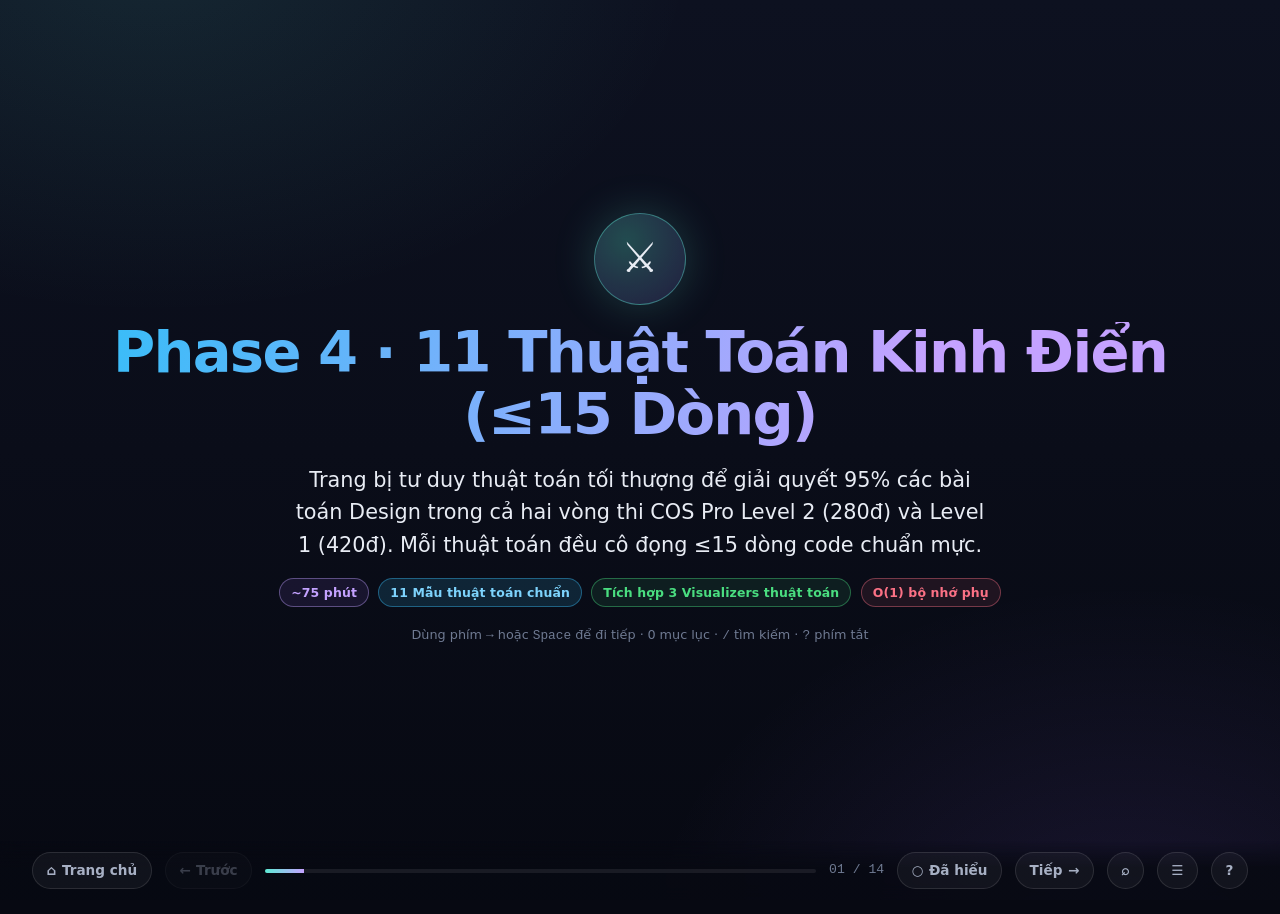
<file: slides/deck4_algorithms.html>
﻿<!DOCTYPE html>
<html lang="vi">
<head>
<meta charset="UTF-8">
<meta name="viewport" content="width=device-width, initial-scale=1.0">
<title>Phase 4 · 11 Thuật Toán Kinh Điển · Python Master</title>
<link rel="stylesheet" href="assets/theme.css">
</head>
<body data-deck="deck4">
<div class="deck">

<!-- ══ SLIDE 1: HERO COVER ═══════════════════════════════════════════════ -->
<div class="slide" data-part="Mở đầu" data-title="Phase 4 — 11 Thuật toán kinh điển">
  <div class="wrap hero">
    <div class="orb">⚔️</div>
    <h1 style="background: linear-gradient(105deg, var(--py-blue), var(--violet) 75%); -webkit-background-clip: text; background-clip: text; -webkit-text-fill-color: transparent;">Phase 4 · 11 Thuật Toán Kinh Điển (≤15 Dòng)</h1>
    <p class="lead" style="max-width:700px">Trang bị tư duy thuật toán tối thượng để giải quyết 95% các bài toán Design trong cả hai vòng thi COS Pro Level 2 (280đ) và Level 1 (420đ). Mỗi thuật toán đều cô đọng ≤15 dòng code chuẩn mực.</p>
    <div class="row" style="justify-content:center; gap:0.6rem">
      <span class="chip violet">~75 phút</span>
      <span class="chip py-blue">11 Mẫu thuật toán chuẩn</span>
      <span class="chip green">Tích hợp 3 Visualizers thuật toán</span>
      <span class="chip rose">O(1) bộ nhớ phụ</span>
    </div>
    <p class="kbd-hint">Dùng phím <kbd>→</kbd> hoặc <kbd>Space</kbd> để đi tiếp · <kbd>O</kbd> mục lục · <kbd>/</kbd> tìm kiếm · <kbd>?</kbd> phím tắt</p>
  </div>
</div>

<!-- ══ SLIDE 2: BẢN ĐỒ ĐỘ PHỨC TẠP THEO N ════════════════════════════════ -->
<div class="slide" data-title="Bản đồ độ phức tạp & Ràng buộc N">
  <div class="wrap">
    <h2><span class="k">01</span> Bản đồ ước lượng thuật toán theo kích thước N</h2>
    <p>Trong 1 giây, Python thực hiện được khoảng <b>10⁷ đến 5×10⁷ phép tính</b>. Khi đọc đề, hãy nhìn kích thước <b>N</b> đầu tiên:</p>

    <div style="overflow-x:auto">
      <table class="matrix-table">
        <thead>
          <tr>
            <th>Kích thước N</th>
            <th>Độ phức tạp mục tiêu</th>
            <th>Thuật toán tương ứng</th>
          </tr>
        </thead>
        <tbody>
          <tr>
            <td><b>N ≤ 20</b></td>
            <td>O(2ᴺ) hoặc O(N!)</td>
            <td>Quay lui (Backtracking), sinh mọi hoán vị/tổ hợp với <code>itertools</code></td>
          </tr>
          <tr>
            <td><b>N ≤ 100</b></td>
            <td>O(N³) hoặc O(N²)</td>
            <td>Duyệt 2-3 vòng lặp lồng nhau, kiểm tra ma trận cơ bản</td>
          </tr>
          <tr>
            <td><b>N ≤ 5,000</b></td>
            <td>O(N²)</td>
            <td>Quy hoạch động 2D, hai vòng for, thuật toán kiểm tra cặp</td>
          </tr>
          <tr>
            <td><b>N ≤ 100,000</b></td>
            <td><b class="cyan">O(N log N) hoặc O(N)</b></td>
            <td><b>Hai con trỏ, Cửa sổ trượt, Prefix Sum, Sort, Heap, BFS/DFS, Đếm Dict</b></td>
          </tr>
          <tr>
            <td><b>N ≥ 10⁹</b></td>
            <td><b class="amber">O(log N) hoặc O(1)</b></td>
            <td><b>Tìm kiếm nhị phân (Binary Search the Answer), Công thức toán học</b></td>
          </tr>
        </tbody>
      </table>
    </div>
  </div>
</div>

<!-- ══ SLIDE 3: THUẬT TOÁN 01: TWO POINTERS ══════════════════════════════ -->
<div class="slide" data-part="Phần 1 · Kỹ Thuật Con Trỏ & Cửa Sổ" data-title="Thuật toán 01: Hai con trỏ (Two Pointers)">
  <div class="wrap">
    <h2><span class="k">02</span> Thuật toán 01: Hai con trỏ (Two Pointers)</h2>
    <p><b>Khi nào dùng:</b> Mảng đã sắp xếp tăng dần, cần tìm 2 vị trí có tổng đúng bằng <code>target</code> trong thời gian <b>O(N)</b>, bộ nhớ <b>O(1)</b>.</p>

    <div id="twoptr-vis-box" class="vis-container"></div>

    <div class="code-head"><div class="dots"><i></i><i></i><i></i></div><span>Mẫu 01 (MAU_CODE.md) — Chuẩn ≤ 15 dòng</span></div>
<pre class="code" data-lang="python">def two_sum_sorted(arr, target):
    l, r = 0, len(arr) - 1
    while l < r:
        s = arr[l] + arr[r]
        if s == target:
            return l, r
        elif s < target:
            l += 1
        else:
            r -= 1
    return -1, -1</pre>
  </div>
</div>

<!-- ══ SLIDE 4: THUẬT TOÁN 02: SLIDING WINDOW ═════════════════════════════ -->
<div class="slide" data-title="Thuật toán 02: Cửa sổ trượt (Sliding Window)">
  <div class="wrap">
    <h2><span class="k">03</span> Thuật toán 02: Cửa sổ trượt độ dài cố định K</h2>
    <p><b>Khi nào dùng:</b> Tìm tổng hoặc trung bình lớn nhất của dãy con liên tiếp gồm đúng K phần tử. Tránh tính lại <code>sum()</code> tốn O(K) mỗi bước!</p>

    <div id="sliding-vis-box" class="vis-container"></div>

    <div class="code-head"><div class="dots"><i></i><i></i><i></i></div><span>Mẫu 02 (MAU_CODE.md) — Chuẩn ≤ 15 dòng</span></div>
<pre class="code" data-lang="python">def max_sum_subarray(arr, k):
    if len(arr) < k: return 0
    cur = max_s = sum(arr[:k])
    for i in range(k, len(arr)):
        cur += arr[i] - arr[i - k]  # Thêm phần tử mới vào, trừ phần tử cũ đi
        max_s = max(max_s, cur)
    return max_s</pre>
  </div>
</div>

<!-- ══ SLIDE 5: THỰC HÀNH 4.1 ════════════════════════════════════════════ -->
<div class="slide" data-title="Thực hành 4.1: Sliding Window biến thiên">
  <div class="wrap">
    <h2><span class="k">04</span> Thực hành 4.1 · Chuỗi con không lặp dài nhất</h2>

    <div class="ex">
      <div class="ex-head"><span class="ex-tag">Thực hành 4.1</span><span class="ex-title">Cửa sổ trượt biến thiên (Mẫu 03)</span><span class="chip py-blue">6 phút</span></div>
      <div class="ex-body">
        <p>Tìm độ dài của chuỗi con dài nhất chứa các ký tự hoàn toàn phân biệt (không lặp lại). Ví dụ: <code>"abcabcbb" -> 3 ("abc")</code>.</p>

        <div class="py-runner">
          <div class="py-runner-head">
            <span class="tiny">Chạy thử nghiệm thuật toán Sliding Window:</span>
            <button class="btn cyan btn-run">Chạy code ▶</button>
          </div>
          <textarea class="py-editor">
def length_of_longest_substring(s):
    seen = {}
    l = 0
    ans = 0
    for r, c in enumerate(s):
        if c in seen and seen[c] >= l:
            l = seen[c] + 1
        seen[c] = r
        ans = max(ans, r - l + 1)
    return ans

print("Test 1 ('abcabcbb'):", length_of_longest_substring("abcabcbb")) # 3
print("Test 2 ('bbbbb'):   ", length_of_longest_substring("bbbbb"))    # 1
print("Test 3 ('pwwkew'):  ", length_of_longest_substring("pwwkew"))   # 3
</textarea>
          <div class="py-console-head">Console Output</div>
          <div class="py-out">Nhấn 'Chạy code ▶' để kiểm tra kết quả...</div>
        </div>
      </div>
    </div>
  </div>
</div>

<!-- ══ SLIDE 6: THUẬT TOÁN 03: PREFIX SUM ════════════════════════════════ -->
<div class="slide" data-part="Phần 2 · Mảng Tiền Tố & Chặt Nhị Phân" data-title="Thuật toán 03: Mảng tiền tố (Prefix Sum)">
  <div class="wrap">
    <h2><span class="k">05</span> Thuật toán 03: Mảng tiền tố (Prefix Sum 1D & 2D)</h2>
    <p><b>Khi nào dùng:</b> Cần trả lời Q truy vấn tính tổng đoạn con từ chỉ số <code>L</code> đến <code>R</code>. Nếu tính thủ công mất <code>O(Q × N)</code>, mảng tiền tố giảm xuống <b>O(1)</b> mỗi truy vấn!</p>

    <div class="grid-2">
      <div class="card">
        <h4>Công thức 1D Prefix Sum</h4>
        <p class="tiny">Mảng <code>pref</code> có độ dài <code>N + 1</code> với <code>pref[0] = 0</code>:</p>
        <p class="tiny"><code>pref[i] = pref[i-1] + arr[i-1]</code></p>
        <p class="tiny"><b>Tổng đoạn [L .. R]:</b> <code>pref[R + 1] - pref[L]</code></p>
        <div class="code-head"><div class="dots"><i></i><i></i><i></i></div><span>Python</span></div>
<pre class="code" data-lang="python">arr = [2, 4, 1, 7, 5]
pref = [0]
for x in arr:
    pref.append(pref[-1] + x)
# pref = [0, 2, 6, 7, 14, 19]
# Tổng đoạn [1..3] (4+1+7):
s = pref[4] - pref[1] # 14 - 2 = 12</pre>
      </div>

      <div class="card">
        <h4>Prefix Sum 2D trên Ma trận</h4>
        <p class="tiny">Tính tổng hình chữ nhật con từ <code>(r1, c1)</code> đến <code>(r2, c2)</code>:</p>
        <p class="tiny"><code>Tổng = pref[r2+1][c2+1] - pref[r1][c2+1] - pref[r2+1][c1] + pref[r1][c1]</code></p>
        <div class="code-head"><div class="dots"><i></i><i></i><i></i></div><span>Mẫu 05 (MAU_CODE.md)</span></div>
<pre class="code" data-lang="python"># Tiền xử lý O(N*M)
# Mỗi truy vấn O(1) tức thì!</pre>
      </div>
    </div>
  </div>
</div>

<!-- ══ SLIDE 7: THUẬT TOÁN 05: BINARY SEARCH ═════════════════════════════ -->
<div class="slide" data-title="Thuật toán 05: Chặt nhị phân & BS the Answer">
  <div class="wrap">
    <h2><span class="k">06</span> Thuật toán 05: Tìm kiếm nhị phân & Chặt kết quả</h2>
    <p>Tìm kiếm nhị phân chia đôi không gian tìm kiếm mỗi bước, đạt tốc độ cực hạn <b>O(log N)</b>.</p>

    <div class="grid-2">
      <div class="card">
        <h4>Binary Search cơ bản</h4>
        <div class="code-head"><div class="dots"><i></i><i></i><i></i></div><span>Mẫu 06 (MAU_CODE.md)</span></div>
<pre class="code" data-lang="python">def binary_search(arr, target):
    l, r = 0, len(arr) - 1
    while l <= r:
        mid = (l + r) // 2
        if arr[mid] == target:
            return mid
        elif arr[mid] < target:
            l = mid + 1
        else:
            r = mid - 1
    return -1</pre>
      </div>

      <div class="card">
        <h4>Chặt nhị phân kết quả (Binary Search the Answer)</h4>
        <p class="tiny">Khi bài toán hỏi: <i>"Tìm giá trị K NHỎ NHẤT / LỚN NHẤT thỏa mãn điều kiện"</i> và hàm điều kiện có tính đơn điệu (Monotonicity):</p>
        <div class="code-head"><div class="dots"><i></i><i></i><i></i></div><span>Mẫu 07 (MAU_CODE.md)</span></div>
<pre class="code" data-lang="python">def bs_answer(low, high):
    ans = high
    while low <= high:
        mid = (low + high) // 2
        if check(mid): # thỏa mãn
            ans = mid
            high = mid - 1 # thử tìm giá trị nhỏ hơn
        else:
            low = mid + 1
    return ans</pre>
      </div>
    </div>
  </div>
</div>

<!-- ══ SLIDE 8: THUẬT TOÁN 06: MERGE INTERVALS ════════════════════════════ -->
<div class="slide" data-part="Phần 3 · Cấu Trúc Ngăn Xếp & Khoảng" data-title="Thuật toán 06: Hợp nhất các khoảng (Merge Intervals)">
  <div class="wrap">
    <h2><span class="k">07</span> Thuật toán 06: Hợp nhất các khoảng (Merge Intervals)</h2>
    <p><b>Khi nào dùng:</b> Xếp lịch phòng họp, tính tổng thời gian làm việc, tìm khoảng thời gian bị trùng lắp.</p>

    <div class="card">
      <div class="code-head"><div class="dots"><i></i><i></i><i></i></div><span>Mẫu 08 (MAU_CODE.md) — Chuẩn ≤ 15 dòng</span></div>
<pre class="code" data-lang="python">def merge_intervals(intervals):
    if not intervals: return []
    # BƯỚC 1: Bắt buộc sắp xếp theo thời điểm bắt đầu
    intervals.sort(key=lambda x: x[0])
    merged = [intervals[0]]
    
    # BƯỚC 2: Duyệt và gộp khoảng nếu trùng nhau
    for cur in intervals[1:]:
        prev = merged[-1]
        if cur[0] <= prev[1]: # Có giao nhau
            prev[1] = max(prev[1], cur[1])
        else:
            merged.append(cur)
    return merged</pre>
    </div>

    <div class="note"><b>Thử nghiệm nhanh:</b> Với <code>[[1, 3], [2, 6], [8, 10], [15, 18]]</code>, khoảng <code>[1, 3]</code> và <code>[2, 6]</code> giao nhau thành <code>[1, 6]</code>. Kết quả: <code>[[1, 6], [8, 10], [15, 18]]</code>.</div>
  </div>
</div>

<!-- ══ SLIDE 9: THUẬT TOÁN 07: STACK ══════════════════════════════════════ -->
<div class="slide" data-title="Thuật toán 07: Ngăn xếp (Stack)">
  <div class="wrap">
    <h2><span class="k">08</span> Thuật toán 07: Ngăn xếp (Stack LIFO) & Dấu ngoặc hợp lệ</h2>
    <p>Ngăn xếp vào sau ra trước (LIFO). Ứng dụng: Kiểm tra biểu thức dấu ngoặc, tính toán hậu tố Ba Lan (RPN), và Monotonic Stack.</p>

    <div id="stack-vis-box" class="vis-container"></div>

    <div class="code-head"><div class="dots"><i></i><i></i><i></i></div><span>Mẫu 09 (MAU_CODE.md) — Chuẩn ≤ 15 dòng</span></div>
<pre class="code" data-lang="python">def ngoac_hop_le(s):
    pairs = {')': '(', ']': '[', '}': '{'}
    stack = []
    for c in s:
        if c in pairs.values():
            stack.append(c)
        elif c in pairs:
            if not stack or stack.pop() != pairs[c]:
                return False
    return len(stack) == 0</pre>
  </div>
</div>

<!-- ══ SLIDE 10: THUẬT TOÁN 08 & 09: BFS & DFS ════════════════════════════ -->
<div class="slide" data-part="Phần 4 · Duyệt Đồ Thị & Lưới Ma Trận" data-title="Thuật toán 08 & 09: BFS & DFS">
  <div class="wrap">
    <h2><span class="k">09</span> Thuật toán 08 & 09: BFS & DFS trên lưới Ma trận</h2>
    <p>Đề thi COS Pro Level 1 cực kỳ hay ra bài toán tìm đường đi ngắn nhất hoặc đếm số vùng liên thông (số hòn đảo) trên bản đồ 2D.</p>

    <div class="grid-2">
      <div class="card">
        <h4>BFS Tìm đường đi ngắn nhất (Dùng deque)</h4>
        <div class="code-head"><div class="dots"><i></i><i></i><i></i></div><span>Mẫu 11 (MAU_CODE.md)</span></div>
<pre class="code" data-lang="python">from collections import deque

def bfs_matrix(grid, start, target):
    R, C = len(grid), len(grid[0])
    q = deque([(start[0], start[1], 0)])
    visited = {start}
    while q:
        r, c, dist = q.popleft()
        if (r, c) == target: return dist
        for dr, dc in [(-1,0), (1,0), (0,-1), (0,1)]:
            nr, nc = r + dr, c + dc
            if 0<=nr<R and 0<=nc<C and grid[nr][nc]==0:
                if (nr, nc) not in visited:
                    visited.add((nr, nc))
                    q.append((nr, nc, dist + 1))
    return -1</pre>
      </div>

      <div class="card">
        <h4>DFS Đếm số hòn đảo (Đệ quy loang)</h4>
        <div class="code-head"><div class="dots"><i></i><i></i><i></i></div><span>Mẫu 12 (MAU_CODE.md)</span></div>
<pre class="code" data-lang="python">def num_islands(grid):
    if not grid: return 0
    R, C = len(grid), len(grid[0])
    ans = 0
    def dfs(r, c):
        grid[r][c] = "0" # Đánh dấu đã chìm
        for dr, dc in [(-1,0), (1,0), (0,-1), (0,1)]:
            nr, nc = r + dr, c + dc
            if 0<=nr<R and 0<=nc<C and grid[nr][nc]=="1":
                dfs(nr, nc)
    for r in range(R):
        for c in range(C):
            if grid[r][c] == "1":
                ans += 1; dfs(r, c)
    return ans</pre>
      </div>
    </div>
  </div>
</div>

<!-- ══ SLIDE 11: THUẬT TOÁN 10: QUY HOẠCH ĐỘNG (DP) ═══════════════════════ -->
<div class="slide" data-title="Thuật toán 10: Quy hoạch động (DP)">
  <div class="wrap">
    <h2><span class="k">10</span> Thuật toán 10: Quy hoạch động (Dynamic Programming)</h2>
    <p>Giải bài toán lớn bằng cách chia thành các bài toán con gối nhau và lưu kết quả lại trong mảng memoization.</p>

    <div class="grid-2">
      <div class="card">
        <h4>DP 1D: Leo cầu thang (Climbing Stairs)</h4>
        <p class="tiny">Mỗi bước có thể đi 1 hoặc 2 bậc. Số cách leo n bậc:</p>
        <div class="code-head"><div class="dots"><i></i><i></i><i></i></div><span>Mẫu 13 (MAU_CODE.md)</span></div>
<pre class="code" data-lang="python">def climb_stairs(n):
    if n <= 2: return n
    dp = [0] * (n + 1)
    dp[1], dp[2] = 1, 2
    for i in range(3, n + 1):
        dp[i] = dp[i - 1] + dp[i - 2]
    return dp[n]</pre>
      </div>

      <div class="card">
        <h4>DP 2D: Đường đi có tổng lớn nhất trên lưới</h4>
        <p class="tiny">Chỉ được đi xuống dưới hoặc sang phải:</p>
        <div class="code-head"><div class="dots"><i></i><i></i><i></i></div><span>Mẫu 14 (MAU_CODE.md)</span></div>
<pre class="code" data-lang="python">def min_path_sum(grid):
    R, C = len(grid), len(grid[0])
    dp = [[0]*C for _ in range(R)]
    dp[0][0] = grid[0][0]
    for c in range(1, C): dp[0][c] = dp[0][c-1] + grid[0][c]
    for r in range(1, R): dp[r][0] = dp[r-1][0] + grid[r][0]
    for r in range(1, R):
        for c in range(1, C):
            dp[r][c] = min(dp[r-1][c], dp[r][c-1]) + grid[r][c]
    return dp[R-1][C-1]</pre>
      </div>
    </div>
  </div>
</div>

<!-- ══ SLIDE 12: THUẬT TOÁN 11: SÀNG ERATOSTHENES ═════════════════════════ -->
<div class="slide" data-title="Thuật toán 11: Sàng nguyên tố Eratosthenes">
  <div class="wrap">
    <h2><span class="k">11</span> Thuật toán 11: Sàng số nguyên tố Eratosthenes</h2>
    <p>Tìm toàn bộ số nguyên tố từ 2 đến N trong thời gian cực nhanh <b>O(N log log N)</b>.</p>

    <div class="card">
      <div class="code-head"><div class="dots"><i></i><i></i><i></i></div><span>Mẫu 15 (MAU_CODE.md) — Chuẩn ≤ 15 dòng</span></div>
<pre class="code" data-lang="python">def sieve(n):
    if n < 2: return []
    is_prime = [True] * (n + 1)
    is_prime[0] = is_prime[1] = False
    for i in range(2, int(n**0.5) + 1):
        if is_prime[i]:
            # Đánh dấu các bội số của i bắt đầu từ i*i
            for j in range(i * i, n + 1, i):
                is_prime[j] = False
    return [i for i, prime in enumerate(is_prime) if prime]</pre>
    </div>

    <div class="note"><b>Tối ưu điểm thưởng:</b> Điểm mấu chốt để đạt chuẩn O(N log log N) là vòng lặp trong bắt đầu từ <code>i * i</code> thay vì <code>2 * i</code>, vì các bội số nhỏ hơn đã bị các ước số trước đó đánh dấu!</div>
  </div>
</div>

<!-- ══ SLIDE 13: QUIZ THUẬT TOÁN PRO ═════════════════════════════════════ -->
<div class="slide" data-part="Tổng kết & Đánh giá" data-title="Quiz phản xạ Thuật toán Pro">
  <div class="wrap">
    <h2><span class="k">12</span> Đấu trường Quiz: Nhận diện Thuật toán tối ưu</h2>

    <div class="grid-2">
      <div class="quiz">
        <div class="quiz-q">1. Mảng gồm 100,000 số ĐÃ SẮP XẾP. Cần tìm 2 số có tổng bằng Target. Dùng gì tối ưu nhất?</div>
        <div class="quiz-opts">
          <button class="opt" data-k="A" data-why="Duyệt 2 vòng lặp mất O(N^2) = 10^10 phép tính, bị TLE chắc chắn.">A. Duyệt 2 vòng for lồng nhau</button>
          <button class="opt" data-ok="1" data-k="B" data-why="Chính xác! Two Pointers chạy O(N), bộ nhớ O(1) đạt điểm tuyệt đối.">B. Hai con trỏ (Two Pointers)</button>
          <button class="opt" data-k="C" data-why="BFS dùng cho đồ thị / ma trận không áp dụng bài này.">C. BFS tìm kiếm</button>
        </div>
      </div>

      <div class="quiz">
        <div class="quiz-q">2. Để tìm đường đi ngắn nhất từ ô A đến ô B trong mê cung không trọng số, thuật toán nào luôn tìm ra đáp án tối ưu đầu tiên?</div>
        <div class="quiz-opts">
          <button class="opt" data-k="A" data-why="DFS đi theo nhánh sâu, đường tìm thấy đầu tiên chưa chắc là đường ngắn nhất.">A. DFS (Depth-First Search)</button>
          <button class="opt" data-ok="1" data-k="B" data-why="Đúng! BFS duyệt theo từng lớp khoảng cách lan tỏa nên đường đầu tiên chạm đích luôn ngắn nhất.">B. BFS (Breadth-First Search)</button>
          <button class="opt" data-k="C" data-why="Thuật toán tham lam không đảm bảo đường ngắn nhất trong mê cung có chướng ngại vật.">C. Greedy (Tham lam)</button>
        </div>
      </div>

      <div class="quiz">
        <div class="quiz-q">3. Trong thuật toán Hợp nhất khoảng (Merge Intervals), bước tiền xử lý bắt buộc đầu tiên là gì?</div>
        <div class="quiz-opts">
          <button class="opt" data-k="A" data-why="Sắp xếp theo end không đảm bảo các khoảng gối nhau liên tục.">A. Sắp xếp các khoảng theo điểm kết thúc</button>
          <button class="opt" data-ok="1" data-k="B" data-why="Chính xác! Bắt buộc sắp xếp theo điểm bắt đầu x[0] để các khoảng liên quan nằm cạnh nhau.">B. Sắp xếp các khoảng theo điểm bắt đầu x[0]</button>
          <button class="opt" data-k="C" data-why="Tìm max không giải quyết được việc gộp khoảng.">C. Tìm khoảng dài nhất</button>
        </div>
      </div>

      <div class="quiz">
        <div class="quiz-q">4. Cần tính tổng đoạn con [L..R] liên tục cho 1,000,000 truy vấn trên mảng 100,000 phần tử cố định. Dùng gì?</div>
        <div class="quiz-opts">
          <button class="opt" data-k="A" data-why="sum(arr[L:R+1]) mỗi truy vấn mất O(N), 1 triệu truy vấn mất hàng nghìn giây -> TLE.">A. Dùng sum(arr[L:R+1])</button>
          <button class="opt" data-ok="1" data-k="B" data-why="Đúng! Mảng tiền tố (Prefix Sum) tiền xử lý O(N), sau đó mỗi truy vấn O(1) tức thì!"><B>B. Mảng tiền tố (Prefix Sum)</button>
          <button class="opt" data-k="C" data-why="Sai.">C. Two Pointers</button>
        </div>
      </div>
    </div>
  </div>
</div>

<!-- ══ SLIDE 14: TỔNG KẾT PHASE 4 ═════════════════════════════════════════ -->
<div class="slide" data-title="Tổng kết Phase 4">
  <div class="wrap">
    <h2><span class="k">13</span> Tổng kết Phase 4 & Mục tiêu Chung kết</h2>
    <div class="grid-3">
      <div class="card">
        <h4 class="py-blue">Con trỏ & Cửa sổ</h4>
        <p class="tiny">Two Pointers trên mảng đã sắp xếp. Sliding Window tính tổng / đếm chuỗi con không trùng trong O(N).</p>
      </div>
      <div class="card">
        <h4 class="violet">Prefix Sum & Binary Search</h4>
        <p class="tiny">Truy vấn tổng O(1). Chặt nhị phân kết quả (BS the Answer) khi bài toán tìm Max/Min đơn điệu.</p>
      </div>
      <div class="card">
        <h4 class="green">BFS & Stack & DP</h4>
        <p class="tiny">BFS đường đi ngắn nhất với <code>deque</code>. Stack cho dấu ngoặc. DP cho bài toán tối ưu con.</p>
      </div>
    </div>

    <div class="start" style="margin-top:0.8rem">
      <h4>Thử thách đỉnh cao:</h4>
      <p class="tiny">Làm 15 bài trong <b>Nhóm 6 (Design Chung kết Level 1)</b> — đây là nhóm bài khó nhất giúp bạn đạt 1000/1000 điểm:</p>
      <div class="code-head"><div class="dots"><i></i><i></i><i></i></div><span>Terminal</span></div>
<pre class="code" data-lang="bash">cd D:\02_Learning_Knowledge\Python_Master\python-master-bang-b
py cham_diem.py 6</pre>
    </div>

    <div class="row" style="justify-content:space-between; margin-top:0.8rem">
      <a class="btn" href="deck3_traps_stdlib.html">← Về Phase 3</a>
      <a class="btn cyan" href="deck5_exam_strategy.html">Tiến vào Phase 5: Chiến thuật phòng thi & Đề mẫu 27/08 →</a>
    </div>
  </div>
</div>

</div>

<script src="assets/vendor/skulpt.min.js"></script>
<script src="assets/vendor/skulpt-stdlib.js"></script>
<script src="assets/deck.js"></script>
<script src="assets/python_lab.js"></script>
<script>
  document.addEventListener('DOMContentLoaded', () => {
    if (window.initTwoPointersVisualizer) window.initTwoPointersVisualizer('twoptr-vis-box');
    if (window.initSlidingWindowVisualizer) window.initSlidingWindowVisualizer('sliding-vis-box');
    if (window.initStackVisualizer) window.initStackVisualizer('stack-vis-box');
  });
</script>
</body>
</html>
</file>
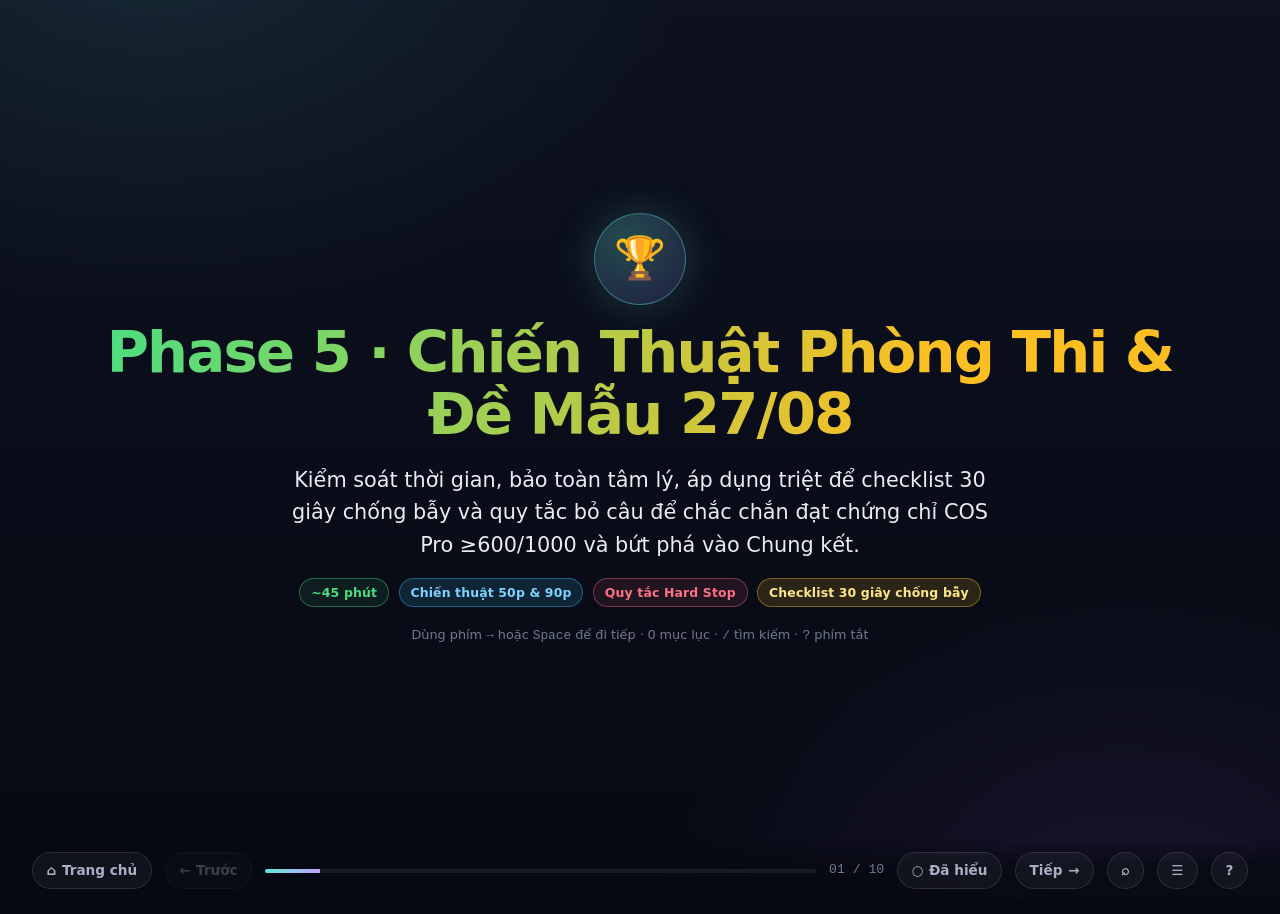
<file: slides/deck5_exam_strategy.html>
<!DOCTYPE html>
<html lang="vi">
<head>
<meta charset="UTF-8">
<meta name="viewport" content="width=device-width, initial-scale=1.0">
<title>Phase 5 · Chiến Thuật Phòng Thi & Đề Mẫu · Python Master</title>
<link rel="stylesheet" href="assets/theme.css">
</head>
<body data-deck="deck5">
<div class="deck">

<!-- ══ SLIDE 1: HERO COVER ═══════════════════════════════════════════════ -->
<div class="slide" data-part="Mở đầu" data-title="Phase 5 — Chiến thuật phòng thi & Đề mẫu">
  <div class="wrap hero">
    <div class="orb">🏆</div>
    <h1 style="background: linear-gradient(105deg, var(--green), var(--py-gold) 75%); -webkit-background-clip: text; background-clip: text; -webkit-text-fill-color: transparent;">Phase 5 · Chiến Thuật Phòng Thi & Đề Mẫu 27/08</h1>
    <p class="lead" style="max-width:700px">Kiểm soát thời gian, bảo toàn tâm lý, áp dụng triệt để checklist 30 giây chống bẫy và quy tắc bỏ câu để chắc chắn đạt chứng chỉ COS Pro ≥600/1000 và bứt phá vào Chung kết.</p>
    <div class="row" style="justify-content:center; gap:0.6rem">
      <span class="chip green">~45 phút</span>
      <span class="chip py-blue">Chiến thuật 50p & 90p</span>
      <span class="chip rose">Quy tắc Hard Stop</span>
      <span class="chip py-gold">Checklist 30 giây chống bẫy</span>
    </div>
    <p class="kbd-hint">Dùng phím <kbd>→</kbd> hoặc <kbd>Space</kbd> để đi tiếp · <kbd>O</kbd> mục lục · <kbd>/</kbd> tìm kiếm · <kbd>?</kbd> phím tắt</p>
  </div>
</div>

<!-- ══ SLIDE 2: CƠ CẤU ĐIỂM SỐ & THỨ TỰ LÀM BÀI ═════════════════════════ -->
<div class="slide" data-title="Cơ cấu điểm & Thứ tự tối ưu">
  <div class="wrap">
    <h2><span class="k">01</span> Cơ cấu điểm số & Thứ tự làm bài tối ưu</h2>
    <p>Chiến lược cốt lõi: <b>Đọc hiểu là mỏ điểm lớn nhất và dễ nhất -> Ăn trọn 440đ đầu tiên!</b></p>

    <div class="grid-2">
      <div class="card" style="border-color:var(--cyan)">
        <div class="row" style="justify-content:space-between"><span class="chip cyan">Vòng Loại (Level 2)</span><span class="tiny">50 phút / 10 câu</span></div>
        <div style="margin:0.8rem 0; display:grid; gap:0.4rem; font-size:0.9rem">
          <div class="row" style="justify-content:space-between"><span>1. Đọc hiểu code:</span><b class="cyan">440 điểm</b></div>
          <div class="row" style="justify-content:space-between"><span>2. Debugging (sửa 1 dòng):</span><b class="amber">280 điểm</b></div>
          <div class="row" style="justify-content:space-between"><span>3. Design (viết mới):</span><b>280 điểm</b></div>
        </div>
        <p class="tiny green"><b>Chiến lược:</b> Đọc hiểu (15p) -> Debugging (15p) = <b>720 điểm (ĐỖ CHỨNG CHỈ NGAY)</b> -> Dồn 15p cho Design!</p>
      </div>

      <div class="card" style="border-color:var(--violet)">
        <div class="row" style="justify-content:space-between"><span class="chip violet">Chung Kết (Level 1)</span><span class="tiny">90 phút / 10 câu</span></div>
        <div style="margin:0.8rem 0; display:grid; gap:0.4rem; font-size:0.9rem">
          <div class="row" style="justify-content:space-between"><span>1. Design (Thuật toán/OOP):</span><b class="rose">420 điểm</b></div>
          <div class="row" style="justify-content:space-between"><span>2. Đọc hiểu code:</span><b class="cyan">340 điểm</b></div>
          <div class="row" style="justify-content:space-between"><span>3. Debugging nâng cao:</span><b class="amber">240 điểm</b></div>
        </div>
        <p class="tiny green"><b>Chiến lược:</b> Giải quyết Đọc hiểu + Debug trong 40p đầu -> <b>580 điểm an toàn</b>, sau đó dồn 45p bứt phá 420đ Design!</p>
      </div>
    </div>
  </div>
</div>

<!-- ══ SLIDE 3: PHÂN BỔ THỜI GIAN 50 PHÚT ═════════════════════════════════ -->
<div class="slide" data-part="Phần 1 · Kiểm Soát Thời Gian" data-title="Phân bổ thời gian 50 phút">
  <div class="wrap">
    <h2><span class="k">02</span> Lộ trình 50 phút Vòng Loại theo từng phút</h2>

    <div style="overflow-x:auto">
      <table class="matrix-table">
        <thead>
          <tr>
            <th>Mốc thời gian</th>
            <th>Tác vụ trọng tâm</th>
            <th>Lũy kế điểm số</th>
            <th>Hành động bắt buộc</th>
          </tr>
        </thead>
        <tbody>
          <tr>
            <td><b>Phút 00 – 02</b></td>
            <td>Lướt quét toàn bộ 10 câu</td>
            <td>0đ</td>
            <td>Phân loại ngay câu Đọc hiểu, Debug, Design. Không đọc chi tiết logic.</td>
          </tr>
          <tr>
            <td><b>Phút 02 – 15</b></td>
            <td><b>Giai đoạn 1: Đọc hiểu code</b></td>
            <td><b class="cyan">440đ</b></td>
            <td>Tối đa <b>2.5 - 3 phút/câu</b>. Đọc biến return trước để hiểu ý đồ hàm.</td>
          </tr>
          <tr>
            <td><b>Phút 15 – 30</b></td>
            <td><b>Giai đoạn 2: Debugging</b></td>
            <td><b class="amber">+280đ (720đ)</b></td>
            <td>Tối đa <b>4 - 5 phút/câu</b>. Đối chiếu 50 bẫy. Đạt mốc này là CHẮC CHẮN ĐẬU.</td>
          </tr>
          <tr>
            <td><b>Phút 30 – 45</b></td>
            <td><b>Giai đoạn 3: Design</b></td>
            <td><b class="green">+280đ (1000đ)</b></td>
            <td>Khoảng <b>7 - 8 phút/câu</b>. Áp dụng các mẫu code đã học, viết đúng trước tối ưu sau.</td>
          </tr>
          <tr>
            <td><b>Phút 45 – 50</b></td>
            <td>Rà soát tổng lực & Nộp bài</td>
            <td>Bảo toàn 1000đ</td>
            <td>Chạy lại test mẫu, xóa lệnh <code>print</code> debug thừa, kiểm tra kiểu dữ liệu return.</td>
          </tr>
        </tbody>
      </table>
    </div>
  </div>
</div>

<!-- ══ SLIDE 4: QUY TẮC BỎ CÂU (HARD STOP) ════════════════════════════════ -->
<div class="slide" data-title="Quy tắc bỏ câu (Hard Stop)">
  <div class="wrap">
    <h2><span class="k">03</span> Quy tắc bỏ câu bảo toàn tâm lý (Hard Stop Rules)</h2>
    <p>Rất nhiều thí sinh trượt chứng chỉ không phải vì thiếu kiến thức mà vì "ôm" một câu khó quá lâu.</p>

    <div class="grid-2">
      <div class="card bad">
        <h4 class="rose">Quy định dừng cứng (Hard Stop)</h4>
        <ul style="padding-left:1.2rem; display:grid; gap:0.4rem; font-size:0.9rem">
          <li><b>Vòng loại (50 phút):</b> Quá <b>5 phút</b> ở câu Đọc hiểu/Debug hoặc quá <b>7 phút</b> ở câu Design mà chưa ra hướng giải -> <b>DỪNG LẠI NGAY LẬP TỨC VÀ BỎ QUA!</b></li>
          <li><b>Chung kết (90 phút):</b> Quá <b>8 phút</b> ở câu Debug hoặc quá <b>12 phút</b> ở câu Design bế tắc -> <b>GHI CHÚ VÀ CHUYỂN CÂU.</b></li>
        </ul>
      </div>

      <div class="card good">
        <h4 class="green">Quy trình bỏ câu chuẩn xác</h4>
        <ol style="padding-left:1.2rem; display:grid; gap:0.4rem; font-size:0.88rem">
          <li><b>Đảm bảo code không lỗi cú pháp:</b> Giữ code có thể chạy được (không để dang dở <code>SyntaxError</code>).</li>
          <li><b>Ghi nhanh 1 dòng nháp:</b> Viết mã câu và ý tưởng nghi vấn (VD: <i>Câu 6: nghi ngờ bẫy index mảng</i>).</li>
          <li><b>Chuyển hẳn tâm trí:</b> Không nghĩ về câu vừa bỏ.</li>
          <li><b>Quay lại khi đã xong hết:</b> Chỉ quay lại khi đã cầm chắc điểm qua môn (≥600đ). Lúc này tâm lý cực kỳ thoải mái!</li>
        </ol>
      </div>
    </div>
  </div>
</div>

<!-- ══ SLIDE 5: 5 PHẦN CỐ ĐỊNH CỦA ĐỀ THI ═════════════════════════════════ -->
<div class="slide" data-part="Phần 2 · Giải Mã Đề Mẫu Chính Thức" data-title="Cấu trúc chuẩn đề thi COS Pro">
  <div class="wrap">
    <h2><span class="k">04</span> 5 phần cố định của đề thi & Tên hàm 'solution'</h2>
    <p>Mọi câu hỏi trong đề thi COS Pro chuẩn đều tuân theo đúng <b>5 phần cấu trúc cố định</b>:</p>

    <div class="grid-3">
      <div class="card">
        <h4>1. Mô tả đề bài</h4>
        <p class="tiny">Bối cảnh nghiệp vụ thực tế (bán hàng, tính cước phí xe buýt, xếp thứ tự thi đấu).</p>
      </div>
      <div class="card">
        <h4>2. Giải thích tham số</h4>
        <p class="tiny">Miền giá trị và ràng buộc kích thước N. Đọc kỹ để biết có số âm hay chuỗi rỗng không.</p>
      </div>
      <div class="card">
        <h4>3. Giải thích giá trị return</h4>
        <p class="tiny"><b>NƠI CHỨA 80% CÁC BẪY:</b> "Chỉ lấy phần nguyên", "trả về danh sách rỗng nếu không tìm thấy".</p>
      </div>
      <div class="card">
        <h4>4. Bảng ví dụ</h4>
        <p class="tiny">Các cặp Input -> Output mẫu để ta đối chiếu trực tiếp khi chạy thử.</p>
      </div>
      <div class="card">
        <h4>5. Giải thích ví dụ</h4>
        <p class="tiny">Diễn giải từng bước tính toán tại sao Input ra được Output như vậy.</p>
      </div>
      <div class="card good">
        <h4 class="green">Tên hàm luôn là 'solution'</h4>
        <p class="tiny">Tuyệt đối không đặt tên tiếng Việt. Luôn định nghĩa <code>def solution(arg1, arg2, ...):</code> theo đúng đề.</p>
      </div>
    </div>
  </div>
</div>

<!-- ══ SLIDE 6: MỔ XẺ ĐỀ MẪU 27/08 ═══════════════════════════════════════ -->
<div class="slide" data-title="Mổ xẻ Đề mẫu chính thức 27/08">
  <div class="wrap">
    <h2><span class="k">05</span> Mổ xẻ Đề mẫu chính thức 27/08 (Điểm chuẩn)</h2>
    <p>Đề mẫu chính thức 27/08 gồm 10 câu tiêu chuẩn. Dưới đây là phân tích chi tiết các câu then chốt:</p>

    <div class="grid-2">
      <div class="card">
        <h4>Câu 1: Điền khuyết tính tiền cước</h4>
        <p class="tiny"><b>Dạng bài:</b> Đọc hiểu (100đ). Cần điền điều kiện tính giảm giá theo bậc thang.</p>
        <p class="tiny green"><b>Bẫy:</b> Cần chú ý dấu <code>>=</code> thay vì <code>></code> khi đề bảo "từ 10 món trở lên".</p>
      </div>

      <div class="card">
        <h4>Câu 3: Debugging điểm trung bình</h4>
        <p class="tiny"><b>Dạng bài:</b> Debug (100đ). Đề bài: "Nếu điểm trung bình là số lẻ, chỉ lấy phần nguyên".</p>
        <p class="tiny rose"><b>Bẫy:</b> Code đề cho <code>return round(s / n)</code>. Sửa thành <code>return s // n</code>!</p>
      </div>

      <div class="card">
        <h4>Câu 5: Design đếm số ký tự hoa/thường</h4>
        <p class="tiny"><b>Dạng bài:</b> Design (100đ). Viết hàm đếm ký tự hoa và thường trong chuỗi.</p>
        <p class="tiny cyan"><b>Giải pháp:</b> Dùng <code>c.isupper()</code> và <code>c.islower()</code>.</p>
      </div>

      <div class="card">
        <h4>Câu 9: Design Mảng 2D xoay vòng</h4>
        <p class="tiny"><b>Dạng bài:</b> Design Level 2 (100đ). Xoay các phần tử biên của ma trận.</p>
        <p class="tiny amber"><b>Giải pháp:</b> Lưu góc đầu tiên vào biến tạm rồi dịch chuyển tuần tự 4 cạnh.</p>
      </div>
    </div>
  </div>
</div>

<!-- ══ SLIDE 7: CHECKLIST ĐỌC ĐỀ 30 GIÂY ═════════════════════════════════ -->
<div class="slide" data-part="Phần 3 · Checklist Thực Chiến" data-title="Checklist đọc đề 30 giây">
  <div class="wrap">
    <h2><span class="k">06</span> Checklist đọc đề 30 giây — Chống dính bẫy</h2>
    <p>Trước khi gõ bất kỳ dòng code nào, hãy quét đề bài trong đúng 30 giây theo 5 tiêu chí sau:</p>

    <div class="card">
      <ul style="padding-left:1.2rem; display:grid; gap:0.6rem; font-size:0.92rem">
        <li><b>1. Kiểu dữ liệu Return (Return Type):</b> Yêu cầu <code>int</code>, <code>float</code>, <code>str</code> hay <code>list</code>? Có câu "chỉ lấy phần nguyên" không (dùng <code>int()</code> / <code>//</code>)? Khi không thấy kết quả trả về <code>[]</code> hay <code>None</code> hay <code>-1</code>?</li>
        <li><b>2. Ràng buộc kích thước N (Constraints):</b> N ≤ 100 (O(N²)), N ≤ 10⁵ (O(N) hoặc O(N log N)), N ≥ 10⁹ (O(log N))?</li>
        <li><b>3. Tính chất dữ liệu đầu vào:</b> Có <b>số âm</b> không (khởi tạo max bằng <code>-inf</code> hoặc <code>arr[0]</code>, cấm gán bằng 0)? Có giá trị trùng nhau không? Mảng đã được sắp xếp sẵn chưa?</li>
        <li><b>4. Sửa mảng gốc hay tạo mảng mới:</b> Đề yêu cầu in-place hay trả về bản sao? Nếu trả về bản sao, tuyệt đối không dùng <code>.sort()</code> trên mảng đầu vào.</li>
        <li><b>5. Từ khóa nhạy cảm:</b> "Từ X trở lên" (<code>>=</code>) vs "Nhiều hơn X" (<code>></code>). "Phần tử phân biệt" (bắt buộc dùng <code>set()</code>).</li>
      </ul>
    </div>
  </div>
</div>

<!-- ══ SLIDE 8: CHECKLIST 7 PHÚT CUỐI GIỜ ════════════════════════════════ -->
<div class="slide" data-title="Checklist 7 phút cuối giờ">
  <div class="wrap">
    <h2><span class="k">07</span> Checklist 7 phút cuối giờ — Bảo toàn điểm số</h2>
    <p>Khi đồng hồ điểm còn 7 phút, ngừng viết tính năng mới và thực hiện đúng 4 bước kiểm tra:</p>

    <div class="grid-2">
      <div class="card">
        <h4>1. Xóa sạch mọi lệnh print debug</h4>
        <p class="tiny">Lệnh <code>print()</code> debug trong vòng lặp lớn có thể làm chương trình chạy chậm gấp 10 lần và dính lỗi Time Limit Exceeded (TLE)! Hãy xóa hoặc comment lại toàn bộ <code>print()</code>.</p>
      </div>

      <div class="card">
        <h4>2. Chạy lại toàn bộ Test mẫu</h4>
        <p class="tiny">Bấm chạy thử lại tất cả 10 câu để đảm bảo không câu nào bị lỗi cú pháp vô tình (ví dụ: gõ nhầm một ký tự lạ khi đang cuộn chuột).</p>
      </div>

      <div class="card">
        <h4>3. Kiểm tra các Test biên (Edge Cases)</h4>
        <p class="tiny">Tự nhẩm nhanh trong đầu: Nếu danh sách truyền vào là rỗng <code>[]</code>, số âm <code>-5</code>, hoặc mảng chỉ có 1 phần tử thì code của bạn có bị sập vì <code>IndexError</code> hay <code>ZeroDivisionError</code> không?</p>
      </div>

      <div class="card good">
        <h4>4. Xác nhận đã lưu & Nộp bài</h4>
        <p class="tiny">Bấm nút Lưu / Nộp bài của hệ thống thi và quan sát thông báo xác nhận thành công trước khi hết giờ.</p>
      </div>
    </div>
  </div>
</div>

<!-- ══ SLIDE 9: QUIZ TÌNH HUỐNG PHÒNG THI ════════════════════════════════ -->
<div class="slide" data-part="Tổng kết & Đánh giá" data-title="Quiz tình huống phòng thi">
  <div class="wrap">
    <h2><span class="k">08</span> Đấu trường Quiz: Xử lý tình huống phòng thi</h2>

    <div class="grid-2">
      <div class="quiz">
        <div class="quiz-q">1. Ở phút thứ 10 của kỳ thi Vòng loại (50p), bạn gặp 1 câu Đọc hiểu khó và đã nghĩ 4 phút chưa ra. Bạn nên làm gì?</div>
        <div class="quiz-opts">
          <button class="opt" data-k="A" data-why="Ngồi ôm tiếp sẽ làm cháy giáo án các câu dễ phía sau, dẫn đến trượt vì thiếu thời gian.">A. Ngồi nghĩ tiếp cho bằng ra</button>
          <button class="opt" data-ok="1" data-k="B" data-why="Chính xác! Áp dụng quy tắc Hard Stop: quá 5 phút lập tức bỏ qua làm câu khác, cuối giờ quay lại.">B. Bỏ qua ngay lập tức, chuyển sang câu kế tiếp</button>
          <button class="opt" data-k="C" data-why="Nộp bài sớm khi chưa làm hết các câu khác là tự bỏ cuộc.">C. Nộp bài sớm</button>
        </div>
      </div>

      <div class="quiz">
        <div class="quiz-q">2. Trong câu Design, đề bài yêu cầu tìm giá trị lớn nhất trong mảng có thể chứa cả số âm. Cách khởi tạo nào chuẩn nhất?</div>
        <div class="quiz-opts">
          <button class="opt" data-k="A" data-why="Nếu mảng toàn số âm [-5, -2, -9], max_val = 0 sẽ cho kết quả sai là 0!">A. max_val = 0</button>
          <button class="opt" data-ok="1" data-k="B" data-why="Chính xác! Khởi tạo bằng arr[0] hoặc float('-inf') đảm bảo luôn đúng với mọi miền giá trị.">B. max_val = arr[0] hoặc float('-inf')</button>
          <button class="opt" data-k="C" data-why="max_val = -1 vẫn dính lỗi nếu mảng là [-5, -10].">C. max_val = -1</button>
        </div>
      </div>

      <div class="quiz">
        <div class="quiz-q">3. Đề bài: 'Trả về giá trị lớn thứ hai trong mảng'. Khi mảng là [5, 5, 5], hàm nên trả về gì?</div>
        <div class="quiz-opts">
          <button class="opt" data-k="A" data-why="5 chỉ là giá trị duy nhất, không có giá trị lớn thứ hai.">A. 5</button>
          <button class="opt" data-ok="1" data-k="B" data-why="Đúng! Khi số phần tử phân biệt len(set(arr)) < 2 thì không tồn tại max thứ hai, trả về None theo quy ước đề.">B. None</button>
          <button class="opt" data-k="C" data-why="Sai.">C. 0</button>
        </div>
      </div>

      <div class="quiz">
        <div class="quiz-q">4. Để đạt chứng chỉ COS Pro Level 2, điểm tối thiểu bạn cần đạt được là bao nhiêu?</div>
        <div class="quiz-opts">
          <button class="opt" data-k="A" data-why="500 là chưa đủ điểm đạt chứng chỉ.">A. 500 / 1000</button>
          <button class="opt" data-ok="1" data-k="B" data-why="Chính xác! Đạt >= 600/1000 điểm là bạn đã nhận được chứng chỉ COS Pro chính thức!"><B>B. 600 / 1000</button>
          <button class="opt" data-k="C" data-why="800 là điểm xuất sắc để vào vòng chung kết nhưng ngưỡng đỗ là 600.">C. 800 / 1000</button>
        </div>
      </div>
    </div>
  </div>
</div>

<!-- ══ SLIDE 10: TỔNG KẾT & BƯỚC TIẾP THEO ════════════════════════════════ -->
<div class="slide" data-title="Tổng kết & Sẵn sàng chiến đấu">
  <div class="wrap">
    <h2><span class="k">09</span> Bạn đã sẵn sàng trở thành Python Master!</h2>
    <div class="grid-3">
      <div class="card">
        <h4 class="py-blue">Nền tảng & Cú pháp</h4>
        <p class="tiny">Phản xạ gõ code chuẩn xác, làm chủ chuỗi, mảng và chân trị trong 90 giây/bài.</p>
      </div>
      <div class="card">
        <h4 class="rose">Bẫy & Debugging</h4>
        <p class="tiny">Phát hiện và tiêu diệt mọi bẫy COS Pro trong 30 giây, bỏ túi trọn vẹn 280đ / 240đ.</p>
      </div>
      <div class="card">
        <h4 class="green">Chiến thuật phòng thi</h4>
        <p class="tiny">Kỷ luật thời gian, bảo toàn tâm lý, áp dụng triệt để checklist chống bẫy để đạt kết quả cao nhất.</p>
      </div>
    </div>

    <div class="start" style="margin-top:0.8rem; text-align:center">
      <h3>Bước tiếp theo: Tiến vào Phòng Luyện Tập Trực Tuyến</h3>
      <p class="tiny" style="max-width:600px; margin:0 auto">Trực tiếp thực hành giải 90 bài tập, thi thử có đồng hồ bấm giờ và tương tác với các công cụ trực quan hóa thuật toán:</p>
      <div style="margin-top:0.8rem">
        <a class="btn cyan" href="practice.html" style="font-size:1.05rem; padding:0.6rem 1.4rem">★ Vào Phòng Luyện Tập & Thử Thách Trực Tuyến →</a>
      </div>
    </div>

    <div class="row" style="justify-content:space-between; margin-top:0.8rem">
      <a class="btn" href="deck4_algorithms.html">← Về Phase 4</a>
      <a class="btn" href="index.html">⌂ Về Trang chủ</a>
    </div>
  </div>
</div>

</div>

<script src="assets/vendor/skulpt.min.js"></script>
<script src="assets/vendor/skulpt-stdlib.js"></script>
<script src="assets/deck.js"></script>
<script src="assets/python_lab.js"></script>
</body>
</html>
</file>
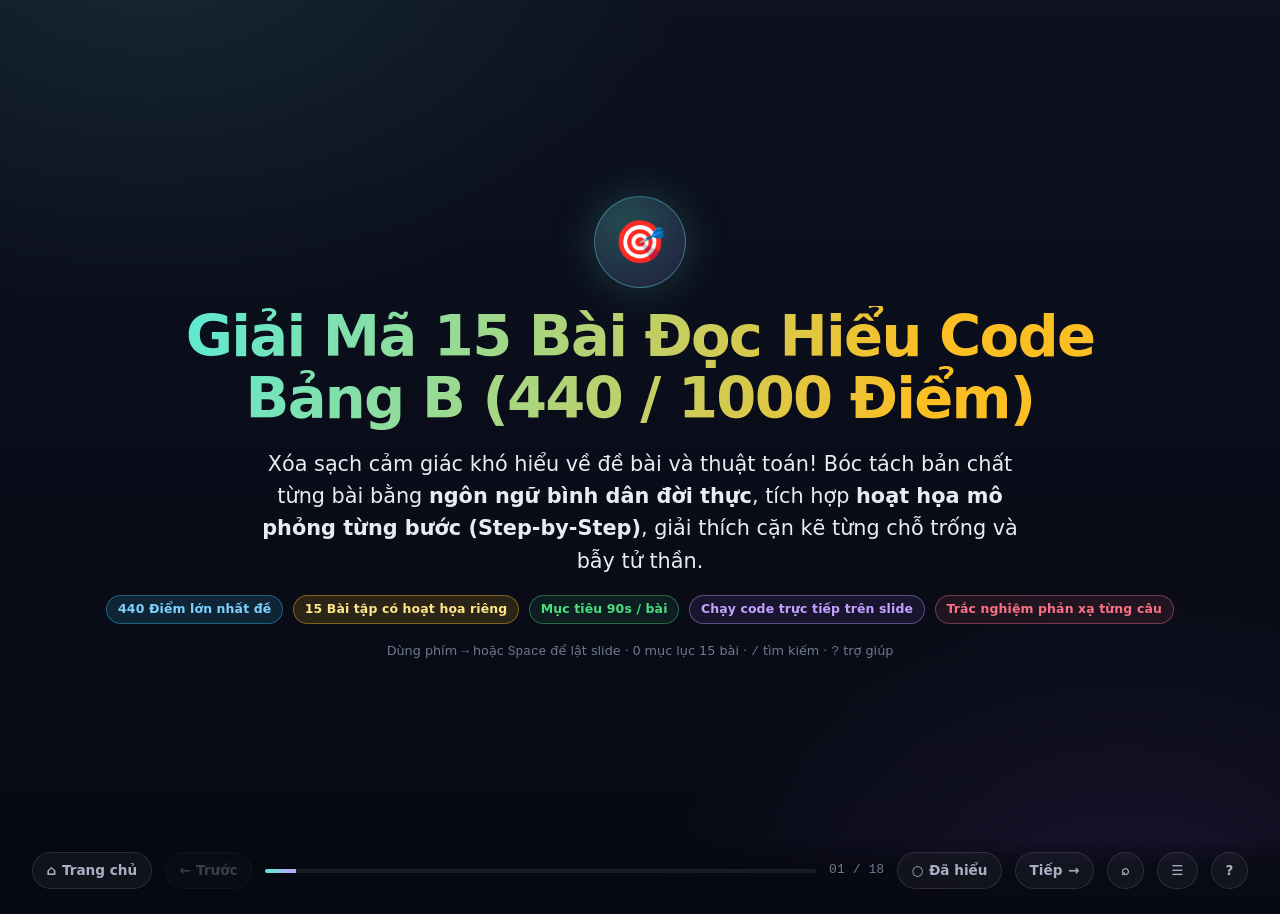
<file: slides/deck_nhom1_doc_hieu.html>
<!DOCTYPE html>
<html lang="vi">
<head>
<meta charset="UTF-8">
<meta name="viewport" content="width=device-width, initial-scale=1.0">
<title>Chuyên đề Đột phá · 15 Bài Đọc Hiểu Code (440 Điểm) · Python Master</title>
<link rel="stylesheet" href="assets/theme.css">
<style>
  .vis-box {
    background: rgba(13, 17, 32, 0.7);
    border: 1px solid var(--line);
    border-radius: var(--r);
    padding: clamp(0.9rem, 2vw, 1.3rem);
    margin: 0.6rem 0;
    box-shadow: 0 8px 32px rgba(0, 0, 0, 0.35);
  }
  .intuition-grid {
    display: grid;
    grid-template-columns: 1fr 1fr;
    gap: 0.9rem;
  }
  @media (max-width: 768px) {
    .intuition-grid { grid-template-columns: 1fr; }
  }
  .tag-ans {
    display: inline-block;
    padding: 0.2rem 0.55rem;
    border-radius: 4px;
    font-family: var(--mono);
    font-weight: 700;
    font-size: 0.85rem;
    background: rgba(94, 234, 212, 0.15);
    border: 1px solid var(--cyan);
    color: var(--cyan);
  }
</style>
</head>
<body data-deck="nhom1">
<div class="deck">

<!-- ══════════════════════════════════════════════════════════════════════════
     SLIDE 1: HERO COVER
══════════════════════════════════════════════════════════════════════════ -->
<div class="slide" data-part="Mở đầu" data-title="Giải Mã 15 Bài Đọc Hiểu (440đ)">
  <div class="wrap hero">
    <div class="orb">🎯</div>
    <h1 style="background: linear-gradient(105deg, var(--cyan), var(--amber) 80%); -webkit-background-clip: text; background-clip: text; -webkit-text-fill-color: transparent;">
      Giải Mã 15 Bài Đọc Hiểu Code<br>Bảng B (440 / 1000 Điểm)
    </h1>
    <p class="lead" style="max-width:760px">
      Xóa sạch cảm giác khó hiểu về đề bài và thuật toán! Bóc tách bản chất từng bài bằng <b>ngôn ngữ bình dân đời thực</b>, tích hợp <b>hoạt họa mô phỏng từng bước (Step-by-Step)</b>, giải thích cặn kẽ từng chỗ trống và bẫy tử thần.
    </p>
    <div class="row" style="justify-content:center; gap:0.6rem; flex-wrap:wrap;">
      <span class="chip py-blue">440 Điểm lớn nhất đề</span>
      <span class="chip py-gold">15 Bài tập có hoạt họa riêng</span>
      <span class="chip green">Mục tiêu 90s / bài</span>
      <span class="chip violet">Chạy code trực tiếp trên slide</span>
      <span class="chip rose">Trắc nghiệm phản xạ từng câu</span>
    </div>
    <p class="kbd-hint">Dùng phím <kbd>→</kbd> hoặc <kbd>Space</kbd> để lật slide · <kbd>O</kbd> mục lục 15 bài · <kbd>/</kbd> tìm kiếm · <kbd>?</kbd> trợ giúp</p>
  </div>
</div>

<!-- ══════════════════════════════════════════════════════════════════════════
     SLIDE 2: BẢN ĐỒ CHIẾN LƯỢC & 4 KHỐI TƯ DUY
══════════════════════════════════════════════════════════════════════════ -->
<div class="slide" data-title="Bản đồ 15 bài & 4 Khối tư duy">
  <div class="wrap">
    <h2><span class="k">01</span> Bản đồ 15 bài & 4 Nhóm tư duy phản xạ</h2>
    <p>Dạng bài <b>Đọc hiểu / Điền chỗ trống</b> chiếm tới <b>44% tổng số điểm</b>. Mỗi câu chỉ thiếu từ 1 đến 3 vị trí (<code>___1___</code>, <code>___2___</code>). Nắm vững 4 nhóm tư duy dưới đây là bạn làm chủ 100%:</p>

    <div class="grid-2">
      <div class="card">
        <h4 class="py-blue">Nhóm 1 · Xử lý Chuỗi & Ký tự</h4>
        <p class="tiny"><b>Bài 1.01, 1.02, 1.06, 1.07, 1.10:</b> Tách từ bằng <code>split()</code>, viết hoa chữ cái đầu <code>capitalize()</code>, ghép chuỗi <code>join()</code>, lọc ký tự sạch <code>isalnum()</code>, nén chuỗi Run-Length (RLE).</p>
      </div>

      <div class="card">
        <h4 class="amber">Nhóm 2 · Số học & Ép kiểu logic</h4>
        <p class="tiny"><b>Bài 1.03, 1.09, 1.14:</b> Tách từng chữ số bằng <code>% 10</code> và <code>// 10</code>, định lý căn bậc hai <code>i * i &lt;= n</code> kiểm tra số nguyên tố $O(\sqrt{N})$, đổi cơ số hệ 2..16.</p>
      </div>

      <div class="card">
        <h4 class="green">Nhóm 3 · Tập hợp (Set), Từ điển (Dict) & Slicing</h4>
        <p class="tiny"><b>Bài 1.04, 1.05, 1.08, 1.11:</b> Lọc trùng bằng <code>set()</code> tìm Max thứ hai, đếm tần suất 1 dòng <code>bang.get(x, 0) + 1</code>, gộp dict không đè gốc <code>a.copy()</code>, xoay mảng tròn <code>k % len</code>.</p>
      </div>

      <div class="card">
        <h4 class="violet">Nhóm 4 · Thuật toán Kinh điển & Cấu trúc Dữ liệu</h4>
        <p class="tiny"><b>Bài 1.12, 1.13, 1.15:</b> Two Sum $O(N)$ dùng Hash Map "mảnh ghép còn thiếu", Sắp xếp đa tiêu chí với Tuple Key và đảo dấu <code>-diem</code>, Ngăn xếp (Stack) kiểm tra ngoặc hợp lệ.</p>
      </div>
    </div>

    <div class="note">
      <b>Chiến thuật 90 giây:</b> Khi nhìn vào chỗ trống, đừng đoán mò! Hãy nhìn ngay: <b>(1)</b> Biến nào chưa được cập nhật? <b>(2)</b> Điều kiện dừng vòng lặp là gì? <b>(3)</b> Kiểu dữ liệu hàm cần return là gì?
    </div>
  </div>
</div>

<!-- ══════════════════════════════════════════════════════════════════════════
     SLIDE 3: BÀI 1.01 - DEM_NGUYEN_AM
══════════════════════════════════════════════════════════════════════════ -->
<div class="slide" data-part="Phần 1 · Chuỗi & Ký tự" data-title="Bài 1.01: dem_nguyen_am">
  <div class="wrap">
    <h2><span class="k">02</span> Bài 1.01 · Đếm số nguyên âm trong chuỗi</h2>
    
    <div class="intuition-grid">
      <div class="card">
        <h4 class="cyan">💡 Đề bài nói gì? (Ngôn ngữ bình dân)</h4>
        <p class="tiny">Đếm xem trong câu có bao nhiêu nguyên âm: <b>a, e, i, o, u</b>. Không phân biệt chữ hoa hay chữ thường (nghĩa là 'A' hay 'a' đều tính là 1).</p>
      </div>
      <div class="card">
        <h4 class="amber">⚡ Bản chất thuật toán</h4>
        <p class="tiny">Hạ toàn bộ chuỗi về chữ thường bằng <code>s.lower()</code> để chỉ cần so với chuỗi <code>"aeiou"</code>. Duyệt từng ký tự, nếu <code>ky_tu in "aeiou"</code> thì tăng biến <code>dem += 1</code>.</p>
      </div>
    </div>

    <!-- Hoạt họa tương tác -->
    <div class="vis-box" id="vowel-vis-box"></div>

    <!-- Mổ xẻ Code & Điền chỗ trống -->
    <div class="diff-grid">
      <div class="card good">
        <div style="display:flex; justify-content:space-between; margin-bottom:0.4rem;">
          <b>Code chuẩn & Vị trí điền khuyết</b>
          <span class="chip green">Đạt điểm tối đa</span>
        </div>
        <div class="code-head"><div class="dots"><i></i><i></i><i></i></div><span>Python</span></div>
<pre class="code" data-lang="python">def dem_nguyen_am(s: str):
    nguyen_am = "aeiou"
    dem = 0
    for ky_tu in s.lower():      # <--- Chỗ trống (1): s.lower()
        if ky_tu in nguyen_am:   # <--- Chỗ trống (2): ky_tu in nguyen_am
            dem += 1
    return dem</pre>
      </div>

      <div class="card">
        <h4 class="rose">⚠️ Bẫy thường gặp</h4>
        <ul class="tiny" style="padding-left:1.1rem; display:grid; gap:0.4rem;">
          <li><b>Quên s.lower():</b> Nếu viết <code>for ky_tu in s:</code>, các ký tự viết hoa như <code>'A'</code>, <code>'E'</code> sẽ không khớp với <code>"aeiou"</code> và bị đếm sót!</li>
          <li><b>Dùng toán tử == thay vì in:</b> Viết <code>ky_tu == nguyen_am</code> là so sánh 1 ký tự với cả chuỗi 5 chữ cái (luôn False). Bắt buộc dùng <code>in</code>.</li>
        </ul>
      </div>
    </div>

    <!-- Runner thử nghiệm trực tiếp -->
    <div class="py-runner">
      <div class="py-runner-head">
        <span class="tiny">Thử nghiệm trực tiếp với Skulpt Python:</span>
        <button class="btn cyan btn-run">Chạy code ▶</button>
      </div>
      <textarea class="py-editor">
def dem_nguyen_am(s: str):
    nguyen_am = "aeiou"
    dem = 0
    for ky_tu in s.lower():
        if ky_tu in nguyen_am:
            dem += 1
    return dem

print("Chuỗi 'Python Master 2026':", dem_nguyen_am("Python Master 2026"))
print("Chuỗi 'Nguyen Anh Duong':", dem_nguyen_am("Nguyen Anh Duong"))
print("Chuỗi 'AEIOU aeiou':", dem_nguyen_am("AEIOU aeiou"))
</textarea>
      <div class="py-console-head">Kết quả thực thi (Console)</div>
      <div class="py-out">Nhấn 'Chạy code ▶' để kiểm tra kết quả...</div>
    </div>

    <!-- Quiz -->
    <div class="quiz">
      <div class="quiz-q">Hàm <code>dem_nguyen_am("HELLO World")</code> trả về kết quả là bao nhiêu?</div>
      <div class="quiz-opts">
        <button class="opt" data-k="A" data-why="Sai vì 'E', 'O', 'o' đều là nguyên âm.">A. 1</button>
        <button class="opt" data-ok="1" data-k="B" data-why="Chính xác! Có 3 nguyên âm là 'E', 'O', 'o'.">B. 3</button>
        <button class="opt" data-k="C" data-why="Sai.">C. 2</button>
      </div>
    </div>
  </div>
</div>

<!-- ══════════════════════════════════════════════════════════════════════════
     SLIDE 4: BÀI 1.02 - CHUAN_HOA_TEN
══════════════════════════════════════════════════════════════════════════ -->
<div class="slide" data-title="Bài 1.02: chuan_hoa_ten">
  <div class="wrap">
    <h2><span class="k">03</span> Bài 1.02 · Chuẩn hóa họ tên người</h2>

    <div class="intuition-grid">
      <div class="card">
        <h4 class="cyan">💡 Đề bài nói gì? (Ngôn ngữ bình dân)</h4>
        <p class="tiny">Biến chuỗi gõ lộn xộn <code>"  nGUYEN   anh   duong "</code> thành họ tên chuẩn <code>"Nguyen Anh Duong"</code>: bỏ sạch dấu cách thừa ở đầu, cuối và giữa; viết hoa chữ đầu mỗi từ, còn lại viết thường.</p>
      </div>
      <div class="card">
        <h4 class="amber">⚡ Bản chất thuật toán (Tam tấu thần thánh)</h4>
        <p class="tiny">
          1. <code>s.split()</code> (không tham số) tự động dọn sạch mọi khoảng trắng thừa.<br>
          2. <code>tu.capitalize()</code> biến chữ đầu thành HOA, các chữ sau thành THƯỜNG.<br>
          3. <code>" ".join(...)</code> dán các từ lại với đúng 1 dấu cách duy nhất.
        </p>
      </div>
    </div>

    <!-- Hoạt họa tương tác -->
    <div class="vis-box" id="normalize-vis-box"></div>

    <div class="diff-grid">
      <div class="card good">
        <div style="display:flex; justify-content:space-between; margin-bottom:0.4rem;">
          <b>Code chuẩn & Điền chỗ trống</b>
          <span class="chip green">3 Chỗ trống</span>
        </div>
        <div class="code-head"><div class="dots"><i></i><i></i><i></i></div><span>Python</span></div>
<pre class="code" data-lang="python">def chuan_hoa_ten(s):
    cac_tu = s.split()                            # <--- Chỗ trống (1): s.split()
    ket_qua = [tu.capitalize() for tu in cac_tu]  # <--- Chỗ trống (2): tu.capitalize()
    return " ".join(ket_qua)                      # <--- Chỗ trống (3): " ".join(ket_qua)</pre>
      </div>

      <div class="card">
        <h4 class="rose">⚠️ Phân biệt bẫy capitalize() vs title()</h4>
        <p class="tiny" style="line-height:1.55;">
          Hàm <code>tu.capitalize()</code> chỉ viết hoa chữ cái đầu tiên và <b>ép các chữ cái sau thành chữ thường</b> (<code>'nGUYEN' -> 'Nguyen'</code>).<br>
          Nếu dùng <code>s.title()</code> gặp từ có dấu nháy như <code>"o'connor"</code> sẽ bị biến thành <code>"O'Connor"</code> (viết hoa cả sau dấu nháy). Viết List Comprehension với <code>tu.capitalize()</code> là chuẩn mực 100%.
        </p>
      </div>
    </div>

    <!-- Runner -->
    <div class="py-runner">
      <div class="py-runner-head">
        <span class="tiny">Thử nghiệm chuẩn hóa họ tên:</span>
        <button class="btn cyan btn-run">Chạy code ▶</button>
      </div>
      <textarea class="py-editor">
def chuan_hoa_ten(s):
    cac_tu = s.split()
    ket_qua = [tu.capitalize() for tu in cac_tu]
    return " ".join(ket_qua)

raw = "   tRAN   vAn    hA   "
print("Trước:", repr(raw))
print("Sau:  ", repr(chuan_hoa_ten(raw)))
</textarea>
      <div class="py-console-head">Console Output</div>
      <div class="py-out">Nhấn 'Chạy code ▶' để kiểm tra kết quả...</div>
    </div>

    <div class="quiz">
      <div class="quiz-q">Nếu trong chuỗi có 4 dấu cách liên tiếp <code>"A    B"</code>, lệnh <code>"A    B".split()</code> trả về gì?</div>
      <div class="quiz-opts">
        <button class="opt" data-k="A" data-why="Sai. Đó là khi dùng split(' ') có truyền dấu cách đơn.">A. ['A', '', '', '', 'B']</button>
        <button class="opt" data-ok="1" data-k="B" data-why="Chính xác! split() không tham số tự động nuốt trọn mọi khoảng trắng liên tiếp.">B. ['A', 'B']</button>
        <button class="opt" data-k="C" data-why="Sai.">C. ['A B']</button>
      </div>
    </div>
  </div>
</div>

<!-- ══════════════════════════════════════════════════════════════════════════
     SLIDE 5: BÀI 1.03 - TONG_CHU_SO
══════════════════════════════════════════════════════════════════════════ -->
<div class="slide" data-part="Phần 2 · Số học & Ép kiểu" data-title="Bài 1.03: tong_chu_so">
  <div class="wrap">
    <h2><span class="k">04</span> Bài 1.03 · Tính tổng các chữ số của số nguyên</h2>

    <div class="intuition-grid">
      <div class="card">
        <h4 class="cyan">💡 Đề bài nói gì? (Ngôn ngữ bình dân)</h4>
        <p class="tiny">Cho một số nguyên <code>n</code> (có thể âm, ví dụ -4567). Hãy cộng từng chữ số của nó lại: $4 + 5 + 6 + 7 = 22$.</p>
      </div>
      <div class="card">
        <h4 class="amber">⚡ Bản chất thuật toán (Bóc tách chữ số)</h4>
        <p class="tiny">
          1. <code>n = abs(n)</code>: Khử ngay dấu âm để không bị sai phép toán số học.<br>
          2. <code>n % 10</code>: Lấy chữ số hàng đơn vị.<br>
          3. <code>n = n // 10</code>: Cắt bỏ chữ số hàng đơn vị vừa lấy. Lặp cho đến khi <code>n == 0</code>.
        </p>
      </div>
    </div>

    <!-- Hoạt họa tương tác -->
    <div class="vis-box" id="sumdigits-vis-box"></div>

    <div class="diff-grid">
      <div class="card good">
        <div style="display:flex; justify-content:space-between; margin-bottom:0.4rem;">
          <b>Code chuẩn & 3 Điểm khuyết</b>
          <span class="chip green">Chuẩn O(log10(N))</span>
        </div>
        <div class="code-head"><div class="dots"><i></i><i></i><i></i></div><span>Python</span></div>
<pre class="code" data-lang="python">def tong_chu_so(n):
    n = abs(n)
    tong = 0
    while n > 0:          # <--- Chỗ trống (1): n > 0
        tong += n % 10    # <--- Chỗ trống (2): n % 10
        n = n // 10       # <--- Chỗ trống (3): n // 10
    return tong</pre>
      </div>

      <div class="card">
        <h4 class="rose">⚠️ Bẫy số âm trong Python</h4>
        <p class="tiny" style="line-height:1.55;">
          Trong Python, phép chia số âm làm tròn xuống sàn: <code>(-5) % 10 = 5</code>, nhưng <code>(-5) // 10 = -1</code> (bị kẹt vòng lặp vô hạn!).<br>
          Vì vậy, lệnh <code>n = abs(n)</code> ở đầu hàm là <b>bắt buộc sống còn</b> trước khi vào vòng lặp <code>while n > 0</code>.
        </p>
      </div>
    </div>

    <!-- Runner -->
    <div class="py-runner">
      <div class="py-runner-head">
        <span class="tiny">Thử nghiệm bóc chữ số:</span>
        <button class="btn cyan btn-run">Chạy code ▶</button>
      </div>
      <textarea class="py-editor">
def tong_chu_so(n):
    n = abs(n)
    tong = 0
    while n > 0:
        tong += n % 10
        n = n // 10
    return tong

print("tong_chu_so(-4567) =", tong_chu_so(-4567)) # Kỳ vọng: 22
print("tong_chu_so(999)   =", tong_chu_so(999))   # Kỳ vọng: 27
print("tong_chu_so(0)     =", tong_chu_so(0))     # Kỳ vọng: 0
</textarea>
      <div class="py-console-head">Console Output</div>
      <div class="py-out">Nhấn 'Chạy code ▶' để kiểm tra kết quả...</div>
    </div>

    <div class="quiz">
      <div class="quiz-q">Nếu n = 28, sau 1 bước lặp <code>tong += n % 10; n = n // 10</code>, biến tong và n nhận giá trị nào?</div>
      <div class="quiz-opts">
        <button class="opt" data-k="A" data-why="Sai. n % 10 là 8, không phải 2.">A. tong = 2, n = 8</button>
        <button class="opt" data-ok="1" data-k="B" data-why="Chính xác! 28 % 10 = 8 (hàng đơn vị), 28 // 10 = 2.">B. tong = 8, n = 2</button>
        <button class="opt" data-k="C" data-why="Sai.">C. tong = 10, n = 0</button>
      </div>
    </div>
  </div>
</div>

<!-- ══════════════════════════════════════════════════════════════════════════
     SLIDE 6: BÀI 1.04 - MAX_THU_HAI
══════════════════════════════════════════════════════════════════════════ -->
<div class="slide" data-part="Phần 3 · Set & Dict" data-title="Bài 1.04: max_thu_hai">
  <div class="wrap">
    <h2><span class="k">05</span> Bài 1.04 · Tìm số lớn thứ hai trong các giá trị phân biệt</h2>

    <div class="intuition-grid">
      <div class="card">
        <h4 class="cyan">💡 Đề bài nói gì? (Ngôn ngữ bình dân)</h4>
        <p class="tiny">Tìm số lớn nhì trong mảng nhưng chỉ tính các giá trị <b>khác nhau</b>. Ví dụ <code>[5, 5, 4]</code> thì số lớn nhất là 5, số lớn nhì là 4 (chứ không phải 5). Nếu mảng không đủ 2 số khác nhau (như <code>[7, 7, 7]</code>) thì trả về <code>None</code>.</p>
      </div>
      <div class="card">
        <h4 class="amber">⚡ Bản chất thuật toán</h4>
        <p class="tiny">
          1. <code>phan_biet = set(arr)</code>: Lọc sạch mọi phần tử trùng lặp.<br>
          2. Nếu <code>len(phan_biet) &lt; 2</code>: Không đủ 2 số khác nhau ➔ <code>return None</code>.<br>
          3. <code>phan_biet.remove(max(phan_biet))</code>: Bắn hạ số lớn nhất.<br>
          4. <code>return max(phan_biet)</code>: Số lớn nhất còn lại chính là số lớn thứ hai ban đầu!
        </p>
      </div>
    </div>

    <!-- Hoạt họa tương tác -->
    <div class="vis-box" id="secondmax-vis-box"></div>

    <div class="diff-grid">
      <div class="card good">
        <div style="display:flex; justify-content:space-between; margin-bottom:0.4rem;">
          <b>Code chuẩn & Điền chỗ trống</b>
          <span class="chip green">set + remove max</span>
        </div>
        <div class="code-head"><div class="dots"><i></i><i></i><i></i></div><span>Python</span></div>
<pre class="code" data-lang="python">def max_thu_hai(arr):
    phan_biet = set(arr)               # <--- Chỗ trống (1): set(arr)
    if len(phan_biet) < 2:
        return None
    phan_biet.remove(max(phan_biet))   # <--- Chỗ trống (2): max(phan_biet)
    return max(phan_biet)</pre>
      </div>

      <div class="card">
        <h4 class="rose">⚠️ Tại sao không sort rồi lấy arr[-2]?</h4>
        <p class="tiny" style="line-height:1.55;">
          Nếu làm ngây thơ <code>sorted(arr)[-2]</code> trên mảng <code>[5, 5, 4]</code>, mảng sắp xếp là <code>[4, 5, 5]</code> và vị trí kế cuối vẫn là <b>5</b> (SAI!).<br>
          Vì vậy, bắt buộc phải đưa qua <code>set()</code> để triệt tiêu trùng lặp trước khi xét thứ hạng.
        </p>
      </div>
    </div>

    <!-- Runner -->
    <div class="py-runner">
      <div class="py-runner-head">
        <span class="tiny">Thử nghiệm max_thu_hai:</span>
        <button class="btn cyan btn-run">Chạy code ▶</button>
      </div>
      <textarea class="py-editor">
def max_thu_hai(arr):
    phan_biet = set(arr)
    if len(phan_biet) < 2:
        return None
    phan_biet.remove(max(phan_biet))
    return max(phan_biet)

print("[3, 1, 4, 1, 5] ->", max_thu_hai([3, 1, 4, 1, 5])) # Ra 4
print("[7, 7, 7]       ->", max_thu_hai([7, 7, 7]))       # Ra None
print("[5, 5, 4]       ->", max_thu_hai([5, 5, 4]))       # Ra 4
</textarea>
      <div class="py-console-head">Console Output</div>
      <div class="py-out">Nhấn 'Chạy code ▶' để kiểm tra kết quả...</div>
    </div>

    <div class="quiz">
      <div class="quiz-q">Với mảng <code>arr = [10]</code> (chỉ có 1 phần tử), hàm <code>max_thu_hai</code> trả về gì?</div>
      <div class="quiz-opts">
        <button class="opt" data-k="A" data-why="Sai. Không có số thứ hai.">A. 10</button>
        <button class="opt" data-ok="1" data-k="B" data-why="Chính xác! len(set(arr)) = 1 < 2 nên rẽ vào nhánh return None.">B. None</button>
        <button class="opt" data-k="C" data-why="Sai. Code không quăng lỗi vì có kiểm tra len < 2.">C. IndexError</button>
      </div>
    </div>
  </div>
</div>

<!-- ══════════════════════════════════════════════════════════════════════════
     SLIDE 7: BÀI 1.05 - DEM_TAN_SUAT
══════════════════════════════════════════════════════════════════════════ -->
<div class="slide" data-title="Bài 1.05: dem_tan_suat">
  <div class="wrap">
    <h2><span class="k">06</span> Bài 1.05 · Bảng đếm tần suất 1 dòng với dict.get()</h2>

    <div class="intuition-grid">
      <div class="card">
        <h4 class="cyan">💡 Đề bài nói gì? (Ngôn ngữ bình dân)</h4>
        <p class="tiny">Đếm xem mỗi phần tử xuất hiện bao nhiêu lần và lưu vào từ điển (dict). Đề yêu cầu: <b>Chỉ được dùng đúng 1 dòng code trong vòng lặp</b>.</p>
      </div>
      <div class="card">
        <h4 class="amber">⚡ Bản chất tuyệt chiêu dict.get(x, 0) + 1</h4>
        <p class="tiny">
          Hàm <code>dict.get(key, default)</code> trả về giá trị của <code>key</code> nếu đã có, hoặc trả về <code>default</code> nếu chưa có.<br>
          Do đó <code>bang[x] = bang.get(x, 0) + 1</code> tự động khởi tạo bằng 1 khi gặp lần đầu, và cộng thêm 1 ở các lần sau mà không lo lỗi KeyError!
        </p>
      </div>
    </div>

    <!-- Hoạt họa tương tác -->
    <div class="vis-box" id="frequency-vis-box"></div>

    <div class="diff-grid">
      <div class="card good">
        <div style="display:flex; justify-content:space-between; margin-bottom:0.4rem;">
          <b>Code chuẩn 1 dòng trong vòng lặp</b>
          <span class="chip green">Tuyệt chiêu Pythonic</span>
        </div>
        <div class="code-head"><div class="dots"><i></i><i></i><i></i></div><span>Python</span></div>
<pre class="code" data-lang="python">def dem_tan_suat(arr):
    bang = {}
    for x in arr:
        bang[x] = bang.get(x, 0) + 1   # <--- Chỗ trống (1): bang.get(x, 0) + 1
    return bang</pre>
      </div>

      <div class="card">
        <h4 class="rose">⚠️ Bẫy KeyError tử thần</h4>
        <p class="tiny" style="line-height:1.55;">
          Nếu bạn viết <code>bang[x] += 1</code>: Ở lần đầu tiên gặp <code>x</code>, khóa <code>x</code> chưa hề tồn tại trong từ điển, Python sẽ ném ngay lỗi <code>KeyError: x</code> và chương trình sụp đổ ngay lập tức!
        </p>
      </div>
    </div>

    <!-- Runner -->
    <div class="py-runner">
      <div class="py-runner-head">
        <span class="tiny">Thử nghiệm đếm tần suất:</span>
        <button class="btn cyan btn-run">Chạy code ▶</button>
      </div>
      <textarea class="py-editor">
def dem_tan_suat(arr):
    bang = {}
    for x in arr:
        bang[x] = bang.get(x, 0) + 1
    return bang

trai_cay = ['cam', 'tao', 'cam', 'le', 'cam', 'tao']
print("Tần suất trái cây:", dem_tan_suat(trai_cay))
</textarea>
      <div class="py-console-head">Console Output</div>
      <div class="py-out">Nhấn 'Chạy code ▶' để kiểm tra kết quả...</div>
    </div>

    <div class="quiz">
      <div class="quiz-q">Nếu từ điển <code>d = {'a': 3}</code>, kết quả của <code>d.get('b', 10)</code> là gì?</div>
      <div class="quiz-opts">
        <button class="opt" data-k="A" data-why="Sai. Khóa 'b' chưa có trong d nên nó trả về giá trị mặc định được chỉ định.">A. 0</button>
        <button class="opt" data-ok="1" data-k="B" data-why="Chính xác! 'b' không có trong d nên hàm trả về tham số mặc định thứ hai là 10.">B. 10</button>
        <button class="opt" data-k="C" data-why="Sai. get() không bao giờ quăng KeyError.">C. KeyError</button>
      </div>
    </div>
  </div>
</div>

<!-- ══════════════════════════════════════════════════════════════════════════
     SLIDE 8: BÀI 1.06 - DAO_THU_TU_TU
══════════════════════════════════════════════════════════════════════════ -->
<div class="slide" data-title="Bài 1.06: dao_thu_tu_tu">
  <div class="wrap">
    <h2><span class="k">07</span> Bài 1.06 · Đảo ngược thứ tự các từ trong câu</h2>

    <div class="intuition-grid">
      <div class="card">
        <h4 class="cyan">💡 Đề bài nói gì? (Ngôn ngữ bình dân)</h4>
        <p class="tiny">Đảo thứ tự các TỪ trong câu: <code>"hom nay troi dep" -> "dep troi nay hom"</code>. Lưu ý là đảo các từ chứ không phải đảo từng chữ cái (chữ "dep" vẫn là "dep", không phải "ped").</p>
      </div>
      <div class="card">
        <h4 class="amber">⚡ Bản chất thuật toán</h4>
        <p class="tiny">
          1. <code>s.split()</code> cắt câu thành danh sách các từ sạch: <code>['hom', 'nay', 'troi', 'dep']</code>.<br>
          2. <code>cac_tu.reverse()</code> đảo ngược danh sách tại chỗ.<br>
          3. <code>" ".join(cac_tu)</code> nối lại thành một chuỗi duy nhất.
        </p>
      </div>
    </div>

    <!-- Hoạt họa tương tác -->
    <div class="vis-box" id="reversewords-vis-box"></div>

    <div class="diff-grid">
      <div class="card good">
        <div style="display:flex; justify-content:space-between; margin-bottom:0.4rem;">
          <b>Code chuẩn & Điền chỗ trống</b>
          <span class="chip green">cac_tu.reverse()</span>
        </div>
        <div class="code-head"><div class="dots"><i></i><i></i><i></i></div><span>Python</span></div>
<pre class="code" data-lang="python">def dao_thu_tu_tu(s):
    cac_tu = s.split()
    cac_tu.reverse()             # <--- Chỗ trống (1): cac_tu.reverse()
    return " ".join(cac_tu)</pre>
      </div>

      <div class="card">
        <h4 class="rose">⚠️ Bẫy hàm trả về None của list.reverse()</h4>
        <p class="tiny" style="line-height:1.55;">
          Phương thức <code>cac_tu.reverse()</code> sửa đổi mảng trực tiếp và <b>trả về None</b>!<br>
          Nếu bạn viết <code>return " ".join(cac_tu.reverse())</code> thì chương trình sẽ quăng lỗi <code>TypeError: can only join an iterable (got NoneType)</code>!
        </p>
      </div>
    </div>

    <!-- Runner -->
    <div class="py-runner">
      <div class="py-runner-head">
        <span class="tiny">Thử nghiệm đảo thứ tự từ:</span>
        <button class="btn cyan btn-run">Chạy code ▶</button>
      </div>
      <textarea class="py-editor">
def dao_thu_tu_tu(s):
    cac_tu = s.split()
    cac_tu.reverse()
    return " ".join(cac_tu)

s = "  Python   Master   2026   Bang   B "
print("Gốc: ", repr(s))
print("Đảo: ", repr(dao_thu_tu_tu(s)))
</textarea>
      <div class="py-console-head">Console Output</div>
      <div class="py-out">Nhấn 'Chạy code ▶' để kiểm tra kết quả...</div>
    </div>

    <div class="quiz">
      <div class="quiz-q">Nếu muốn viết 1 dòng ngắn gọn không dùng reverse(), cách viết nào sau đây ĐÚNG?</div>
      <div class="quiz-opts">
        <button class="opt" data-k="A" data-why="Sai. s[::-1] đảo ngược từng ký tự, làm méo mó các từ.">A. return s[::-1]</button>
        <button class="opt" data-ok="1" data-k="B" data-why="Chính xác! s.split()[::-1] cắt thành các từ rồi đảo ngược mảng từ đó.">B. return " ".join(s.split()[::-1])</button>
        <button class="opt" data-k="C" data-why="Sai.">C. return " ".join(reversed(s))</button>
      </div>
    </div>
  </div>
</div>

<!-- ══════════════════════════════════════════════════════════════════════════
     SLIDE 9: BÀI 1.07 - LA_DOI_XUNG
══════════════════════════════════════════════════════════════════════════ -->
<div class="slide" data-title="Bài 1.07: la_doi_xung">
  <div class="wrap">
    <h2><span class="k">08</span> Bài 1.07 · Kiểm tra chuỗi đối xứng Palindrome (Lọc isalnum)</h2>

    <div class="intuition-grid">
      <div class="card">
        <h4 class="cyan">💡 Đề bài nói gì? (Ngôn ngữ bình dân)</h4>
        <p class="tiny">Kiểm tra xem chuỗi đọc xuôi có giống đọc ngược không. Nhưng đề yêu cầu: <b>Bỏ qua mọi dấu câu, dấu cách và không phân biệt hoa thường</b>! Ví dụ <code>"A man, a plan, a canal: Panama"</code> là True.</p>
      </div>
      <div class="card">
        <h4 class="amber">⚡ Bản chất thuật toán (Lọc sạch rồi lật ngược)</h4>
        <p class="tiny">
          1. <code>sach = [c.lower() for c in s if c.isalnum()]</code>: Chỉ giữ lại chữ cái và chữ số, hạ về chữ thường.<br>
          2. <code>return sach == sach[::-1]</code>: So sánh mảng sạch với bản lật ngược của nó.
        </p>
      </div>
    </div>

    <!-- Hoạt họa tương tác -->
    <div class="vis-box" id="palindrome-vis-box"></div>

    <div class="diff-grid">
      <div class="card good">
        <div style="display:flex; justify-content:space-between; margin-bottom:0.4rem;">
          <b>Code chuẩn & Điền chỗ trống</b>
          <span class="chip green">c.isalnum() + sach[::-1]</span>
        </div>
        <div class="code-head"><div class="dots"><i></i><i></i><i></i></div><span>Python</span></div>
<pre class="code" data-lang="python">def la_doi_xung(s):
    # Lọc ký tự chữ/số và đưa về chữ thường
    sach = [c.lower() for c in s if c.isalnum()]  # <--- Chỗ trống (1): c.lower()
    return sach == sach[::-1]                     # <--- Chỗ trống (2): sach[::-1]</pre>
      </div>

      <div class="card">
        <h4 class="rose">⚠️ Ký tự isalnum() là gì?</h4>
        <p class="tiny" style="line-height:1.55;">
          <code>c.isalnum()</code> là viết tắt của <b>is alpha-numeric</b>: trả về <code>True</code> nếu <code>c</code> là chữ cái (a-z, A-Z) HOẶC chữ số (0-9).<br>
          Mọi dấu cách <code>' '</code>, phẩy <code>','</code>, hai chấm <code>':'</code>, chấm hỏi <code>'?'</code> đều bị loại bỏ sạch sẽ!
        </p>
      </div>
    </div>

    <!-- Runner -->
    <div class="py-runner">
      <div class="py-runner-head">
        <span class="tiny">Thử nghiệm kiểm tra đối xứng:</span>
        <button class="btn cyan btn-run">Chạy code ▶</button>
      </div>
      <textarea class="py-editor">
def la_doi_xung(s):
    sach = [c.lower() for c in s if c.isalnum()]
    return sach == sach[::-1]

print("Câu 1:", la_doi_xung("A man, a plan, a canal: Panama")) # True
print("Câu 2:", la_doi_xung("race a car"))                    # False
print("Câu 3:", la_doi_xung("Was it a car or a cat I saw?"))  # True
</textarea>
      <div class="py-console-head">Console Output</div>
      <div class="py-out">Nhấn 'Chạy code ▶' để kiểm tra kết quả...</div>
    </div>

    <div class="quiz">
      <div class="quiz-q">Giá trị của <code>":".isalnum()</code> là gì?</div>
      <div class="quiz-opts">
        <button class="opt" data-k="A" data-why="Sai. Dấu hai chấm là ký hiệu đặc biệt, không phải chữ hay số.">A. True</button>
        <button class="opt" data-ok="1" data-k="B" data-why="Chính xác! Dấu hai chấm không phải alnum nên trả về False.">B. False</button>
      </div>
    </div>
  </div>
</div>

<!-- ══════════════════════════════════════════════════════════════════════════
     SLIDE 10: BÀI 1.08 - GOP_DICT_CONG_DON
══════════════════════════════════════════════════════════════════════════ -->
<div class="slide" data-title="Bài 1.08: gop_dict_cong_don">
  <div class="wrap">
    <h2><span class="k">09</span> Bài 1.08 · Gộp 2 Dict cộng dồn giá trị (Không đè gốc)</h2>

    <div class="intuition-grid">
      <div class="card">
        <h4 class="cyan">💡 Đề bài nói gì? (Ngôn ngữ bình dân)</h4>
        <p class="tiny">Gộp 2 từ điển lại với nhau. Nếu có khóa trùng nhau thì <b>CỘNG</b> giá trị của chúng lại. Đề bài cấm: <b>Không được sửa đổi dict a hay dict b gốc</b>!</p>
      </div>
      <div class="card">
        <h4 class="amber">⚡ Bản chất thuật toán</h4>
        <p class="tiny">
          1. <code>ket_qua = a.copy()</code>: Tạo một bản sao độc lập của <code>a</code>.<br>
          2. Duyệt qua từng cặp <code>(khoa, gia_tri)</code> trong <code>b.items()</code>.<br>
          3. Cộng dồn: <code>ket_qua[khoa] = ket_qua.get(khoa, 0) + gia_tri</code>.
        </p>
      </div>
    </div>

    <!-- Hoạt họa tương tác -->
    <div class="vis-box" id="mergedict-vis-box"></div>

    <div class="diff-grid">
      <div class="card good">
        <div style="display:flex; justify-content:space-between; margin-bottom:0.4rem;">
          <b>Code chuẩn & 3 Vị trí điền khuyết</b>
          <span class="chip green">a.copy() + b.items()</span>
        </div>
        <div class="code-head"><div class="dots"><i></i><i></i><i></i></div><span>Python</span></div>
<pre class="code" data-lang="python">def gop_dict_cong_don(a, b):
    ket_qua = a.copy()                                    # <--- Chỗ trống (1): a.copy()
    for khoa, gia_tri in b.items():                       # <--- Chỗ trống (2): b.items()
        ket_qua[khoa] = ket_qua.get(khoa, 0) + gia_tri   # <--- Chỗ trống (3): ket_qua.get(khoa, 0) + gia_tri
    return ket_qua</pre>
      </div>

      <div class="card">
        <h4 class="rose">⚠️ Bẫy dùng phép gán ket_qua = a</h4>
        <p class="tiny" style="line-height:1.55;">
          Nếu viết <code>ket_qua = a</code>: Hai biến cùng trỏ vào 1 vùng nhớ duy nhất! Khi bạn sửa <code>ket_qua["y"]</code>, dict <code>a</code> ban đầu cũng bị sửa theo, vi phạm thẳng yêu cầu "Không được sửa a" của đề bài!<br>
          Bắt buộc dùng <code>a.copy()</code> hoặc <code>dict(a)</code>.
        </p>
      </div>
    </div>

    <!-- Runner -->
    <div class="py-runner">
      <div class="py-runner-head">
        <span class="tiny">Thử nghiệm gộp dict:</span>
        <button class="btn cyan btn-run">Chạy code ▶</button>
      </div>
      <textarea class="py-editor">
def gop_dict_cong_don(a, b):
    ket_qua = a.copy()
    for khoa, gia_tri in b.items():
        ket_qua[khoa] = ket_qua.get(khoa, 0) + gia_tri
    return ket_qua

d1 = {"x": 1, "y": 2}
d2 = {"y": 5, "z": 3}
res = gop_dict_cong_don(d1, d2)
print("Kết quả gộp:", res)
print("d1 gốc vẫn an toàn:", d1)
</textarea>
      <div class="py-console-head">Console Output</div>
      <div class="py-out">Nhấn 'Chạy code ▶' để kiểm tra kết quả...</div>
    </div>

    <div class="quiz">
      <div class="quiz-q">Nếu dùng <code>d1.update(d2)</code> thay vì thuật toán trên, giá trị của <code>d1["y"]</code> sẽ thành bao nhiêu?</div>
      <div class="quiz-opts">
        <button class="opt" data-k="A" data-why="Sai. update() chỉ ghi đè chứ không hề cộng dồn!">A. 7 (Cộng dồn)</button>
        <button class="opt" data-ok="1" data-k="B" data-why="Đúng! update() sẽ lấy giá trị 5 của d2 ghi đè hoàn toàn lên giá trị 2 của d1.">B. 5 (Bị ghi đè)</button>
      </div>
    </div>
  </div>
</div>

<!-- ══════════════════════════════════════════════════════════════════════════
     SLIDE 11: BÀI 1.09 - LOC_SO_NGUYEN_TO
══════════════════════════════════════════════════════════════════════════ -->
<div class="slide" data-title="Bài 1.09: loc_so_nguyen_to">
  <div class="wrap">
    <h2><span class="k">10</span> Bài 1.09 · Lọc số nguyên tố & Định lý O(√N)</h2>

    <div class="intuition-grid">
      <div class="card">
        <h4 class="cyan">💡 Đề bài nói gì? (Ngôn ngữ bình dân)</h4>
        <p class="tiny">Lọc ra tất cả các số nguyên tố trong mảng và giữ nguyên thứ tự ban đầu. Số nguyên tố là số $> 1$ chỉ chia hết cho 1 và chính nó.</p>
      </div>
      <div class="card">
        <h4 class="amber">⚡ Tại sao điều kiện là i * i &lt;= n?</h4>
        <p class="tiny">
          Nếu $n = a \times b$, thì chắc chắn 1 trong 2 số phải $\le \sqrt{n}$. Do đó, ta chỉ cần thử chia từ 2 đến $\sqrt{n}$ (tức <code>i * i &lt;= n</code>). Nếu không chia hết thì $n$ chắc chắn là số nguyên tố! Giúp giảm độ phức tạp từ $O(N)$ xuống $O(\sqrt{N})$.
        </p>
      </div>
    </div>

    <!-- Hoạt họa tương tác -->
    <div class="vis-box" id="prime-vis-box"></div>

    <div class="diff-grid">
      <div class="card good">
        <div style="display:flex; justify-content:space-between; margin-bottom:0.4rem;">
          <b>Code chuẩn & Điền chỗ trống</b>
          <span class="chip green">i * i &lt;= n</span>
        </div>
        <div class="code-head"><div class="dots"><i></i><i></i><i></i></div><span>Python</span></div>
<pre class="code" data-lang="python">def loc_so_nguyen_to(arr):
    def la_nguyen_to(n):
        if n < 2:
            return False
        i = 2
        while i * i <= n:        # <--- Chỗ trống (1): i * i <= n
            if n % i == 0:
                return False
            i += 1
        return True

    return [x for x in arr if la_nguyen_to(x)]  # <--- Chỗ trống (2)</pre>
      </div>

      <div class="card">
        <h4 class="rose">⚠️ Bẫy số &lt; 2</h4>
        <p class="tiny" style="line-height:1.55;">
          Số 0, số 1 và các số âm <b>KHÔNG PHẢI</b> là số nguyên tố theo định nghĩa toán học!<br>
          Điều kiện <code>if n &lt; 2: return False</code> ở đầu hàm chặn đứng mọi số âm, 0 và 1 trước khi vào vòng lặp.
        </p>
      </div>
    </div>

    <!-- Runner -->
    <div class="py-runner">
      <div class="py-runner-head">
        <span class="tiny">Thử nghiệm lọc số nguyên tố:</span>
        <button class="btn cyan btn-run">Chạy code ▶</button>
      </div>
      <textarea class="py-editor">
def loc_so_nguyen_to(arr):
    def la_nguyen_to(n):
        if n < 2:
            return False
        i = 2
        while i * i <= n:
            if n % i == 0:
                return False
            i += 1
        return True

    return [x for x in arr if la_nguyen_to(x)]

mang = [0, 1, 2, 3, 4, 5, 11, 15, 17, 19, 21, 49]
print("Các số nguyên tố:", loc_so_nguyen_to(mang))
</textarea>
      <div class="py-console-head">Console Output</div>
      <div class="py-out">Nhấn 'Chạy code ▶' để kiểm tra kết quả...</div>
    </div>

    <div class="quiz">
      <div class="quiz-q">Để kiểm tra số n = 100 có phải nguyên tố không, vòng lặp <code>while i * i &lt;= n</code> chạy đến i tối đa bằng bao nhiêu?</div>
      <div class="quiz-opts">
        <button class="opt" data-k="A" data-why="Sai. i=100 là duyệt ngây thơ O(N).">A. 100</button>
        <button class="opt" data-ok="1" data-k="B" data-why="Chính xác! 10 * 10 = 100 <= 100, đến i = 11 thì 121 > 100 nên dừng ngay.">B. 10 (vì 10*10 = 100)</button>
        <button class="opt" data-k="C" data-why="Sai.">C. 50</button>
      </div>
    </div>
  </div>
</div>

<!-- ══════════════════════════════════════════════════════════════════════════
     SLIDE 12: BÀI 1.10 - NEN_CHUOI
══════════════════════════════════════════════════════════════════════════ -->
<div class="slide" data-title="Bài 1.10: nen_chuoi">
  <div class="wrap">
    <h2><span class="k">11</span> Bài 1.10 · Nén chuỗi Run-Length Encoding (RLE)</h2>

    <div class="intuition-grid">
      <div class="card">
        <h4 class="cyan">💡 Đề bài nói gì? (Ngôn ngữ bình dân)</h4>
        <p class="tiny">Đếm các ký tự lặp liên tiếp và gom lại: <code>"aaabbc" -> "a3b2c1"</code>. Chuỗi rỗng <code>""</code> thì trả về <code>""</code>.</p>
      </div>
      <div class="card">
        <h4 class="amber">⚡ Bản chất thuật toán</h4>
        <p class="tiny">
          Lưu <code>ky_tu_truoc = s[0]</code> và <code>dem = 1</code>. Duyệt từ ký tự thứ hai <code>for c in s[1:]</code>:<br>
          - Nếu <code>c == ky_tu_truoc</code>: <code>dem += 1</code>.<br>
          - Nếu đổi ký tự: Đóng gói nhóm cũ <code>ket_qua.append(ky_tu_truoc + str(dem))</code>, chuyển sang theo dõi <code>c</code> mới.
        </p>
      </div>
    </div>

    <!-- Hoạt họa tương tác -->
    <div class="vis-box" id="rle-vis-box"></div>

    <div class="diff-grid">
      <div class="card good">
        <div style="display:flex; justify-content:space-between; margin-bottom:0.4rem;">
          <b>Code chuẩn & Vị trí đóng gói</b>
          <span class="chip green">Bẫy nhóm cuối</span>
        </div>
        <div class="code-head"><div class="dots"><i></i><i></i><i></i></div><span>Python</span></div>
<pre class="code" data-lang="python">def nen_chuoi(s):
    if not s:
        return ""
    ket_qua = []
    ky_tu_truoc = s[0]
    dem = 1
    for c in s[1:]:                               # <--- Chỗ trống (1): s[1:]
        if c == ky_tu_truoc:
            dem += 1
        else:
            ket_qua.append(ky_tu_truoc + str(dem)) # <--- Chỗ trống (2)
            ky_tu_truoc = c
            dem = 1
    ket_qua.append(ky_tu_truoc + str(dem))       # BẮT BUỘC: Đóng gói nhóm cuối!
    return "".join(ket_qua)</pre>
      </div>

      <div class="card">
        <h4 class="rose">⚠️ BẪY TỬ THẦN: Quên nhóm cuối cùng</h4>
        <p class="tiny" style="line-height:1.55;">
          Khi vòng for kết thúc, ký tự cuối cùng (như chữ <code>'c'</code> trong <code>"aaabbc"</code>) vẫn đang nằm trong <code>ky_tu_truoc</code> và <code>dem</code> chưa được đẩy vào <code>ket_qua</code>!<br>
          Dòng <code>ket_qua.append(ky_tu_truoc + str(dem))</code> ở <b>ngoài vòng for</b> là bắt buộc để không làm rơi mất đuôi kết quả!
        </p>
      </div>
    </div>

    <!-- Runner -->
    <div class="py-runner">
      <div class="py-runner-head">
        <span class="tiny">Thử nghiệm nén chuỗi:</span>
        <button class="btn cyan btn-run">Chạy code ▶</button>
      </div>
      <textarea class="py-editor">
def nen_chuoi(s):
    if not s:
        return ""
    ket_qua = []
    ky_tu_truoc = s[0]
    dem = 1
    for c in s[1:]:
        if c == ky_tu_truoc:
            dem += 1
        else:
            ket_qua.append(ky_tu_truoc + str(dem))
            ky_tu_truoc = c
            dem = 1
    ket_qua.append(ky_tu_truoc + str(dem))
    return "".join(ket_qua)

print("nen_chuoi('aaabbc') =", nen_chuoi("aaabbc")) # Ra a3b2c1
print("nen_chuoi('abc')    =", nen_chuoi("abc"))    # Ra a1b1c1
print("nen_chuoi('')       =", repr(nen_chuoi(""))) # Ra ''
</textarea>
      <div class="py-console-head">Console Output</div>
      <div class="py-out">Nhấn 'Chạy code ▶' để kiểm tra kết quả...</div>
    </div>

    <div class="quiz">
      <div class="quiz-q">Hàm <code>nen_chuoi("WWWB")</code> sẽ cho ra kết quả gì?</div>
      <div class="quiz-opts">
        <button class="opt" data-k="A" data-why="Sai. Ký tự đơn chiếc vẫn có số 1 đằng sau.">A. W3B</button>
        <button class="opt" data-ok="1" data-k="B" data-why="Chính xác! 3 chữ W thành W3, 1 chữ B thành B1.">B. W3B1</button>
        <button class="opt" data-k="C" data-why="Sai.">C. WWWB1</button>
      </div>
    </div>
  </div>
</div>

<!-- ══════════════════════════════════════════════════════════════════════════
     SLIDE 13: BÀI 1.11 - XOAY_PHAI
══════════════════════════════════════════════════════════════════════════ -->
<div class="slide" data-title="Bài 1.11: xoay_phai">
  <div class="wrap">
    <h2><span class="k">12</span> Bài 1.11 · Xoay mảng sang phải k bước (Negative Slicing)</h2>

    <div class="intuition-grid">
      <div class="card">
        <h4 class="cyan">💡 Đề bài nói gì? (Ngôn ngữ bình dân)</h4>
        <p class="tiny">Đẩy cả mảng dịch sang phải <code>k</code> bước, phần tử nào bị tràn ra đuôi sẽ quay lại đầu mảng. Giá trị <code>k</code> có thể lớn hơn cả độ dài mảng (ví dụ mảng dài 3 mà xoay 7 bước).</p>
      </div>
      <div class="card">
        <h4 class="amber">⚡ Bản chất thuật toán</h4>
        <p class="tiny">
          1. <code>k = k % len(arr)</code>: Rút gọn chu kỳ vòng tròn (mảng dài 5, xoay 7 bước cũng như xoay 2 bước).<br>
          2. Lấy <code>k</code> phần tử ở đuôi văng sang đầu: <code>arr[-k:]</code>.<br>
          3. Ghép với phần còn lại ở đầu trượt sang: <code>arr[:-k]</code>.
        </p>
      </div>
    </div>

    <!-- Hoạt họa tương tác -->
    <div class="vis-box" id="rotateright-vis-box"></div>

    <div class="diff-grid">
      <div class="card good">
        <div style="display:flex; justify-content:space-between; margin-bottom:0.4rem;">
          <b>Code chuẩn & Cắt lát âm</b>
          <span class="chip green">arr[-k:] + arr[:-k]</span>
        </div>
        <div class="code-head"><div class="dots"><i></i><i></i><i></i></div><span>Python</span></div>
<pre class="code" data-lang="python">def xoay_phai(arr, k):
    if not arr:
        return []
    k = k % len(arr)                                # <--- Chỗ trống (1): k % len(arr)
    return arr[-k:] + arr[:-k] if k else list(arr)  # <--- Chỗ trống (2)</pre>
      </div>

      <div class="card">
        <h4 class="rose">⚠️ Bẫy k = 0 trong slicing âm</h4>
        <p class="tiny" style="line-height:1.55;">
          Nếu <code>k = 0</code> mà bạn cắt <code>arr[-0:]</code> thì <code>-0</code> bằng <code>0</code>, tức <code>arr[0:]</code> (lấy cả mảng), cộng với <code>arr[:-0]</code> (mảng rỗng) vẫn chạy được, nhưng đoạn code chuẩn dùng <code>if k else list(arr)</code> để xử lý dứt khoát và trả về bản sao list mới an toàn 100%!
        </p>
      </div>
    </div>

    <!-- Runner -->
    <div class="py-runner">
      <div class="py-runner-head">
        <span class="tiny">Thử nghiệm xoay phải mảng:</span>
        <button class="btn cyan btn-run">Chạy code ▶</button>
      </div>
      <textarea class="py-editor">
def xoay_phai(arr, k):
    if not arr:
        return []
    k = k % len(arr)
    return arr[-k:] + arr[:-k] if k else list(arr)

print("xoay [1,2,3,4,5] k=2 ->", xoay_phai([1, 2, 3, 4, 5], 2))
print("xoay [1,2,3]     k=7 ->", xoay_phai([1, 2, 3], 7)) # 7 % 3 = 1 -> [3, 1, 2]
</textarea>
      <div class="py-console-head">Console Output</div>
      <div class="py-out">Nhấn 'Chạy code ▶' để kiểm tra kết quả...</div>
    </div>

    <div class="quiz">
      <div class="quiz-q">Mảng gồm 4 phần tử <code>[10, 20, 30, 40]</code> khi xoay phải k = 4 bước sẽ ra kết quả gì?</div>
      <div class="quiz-opts">
        <button class="opt" data-k="A" data-why="Sai.">A. [40, 10, 20, 30]</button>
        <button class="opt" data-ok="1" data-k="B" data-why="Chính xác! 4 % 4 = 0, mảng xoay đúng 1 vòng tròn nên giữ nguyên.">B. [10, 20, 30, 40] (Không đổi)</button>
      </div>
    </div>
  </div>
</div>

<!-- ══════════════════════════════════════════════════════════════════════════
     SLIDE 14: BÀI 1.12 - TIM_CAP_TONG
══════════════════════════════════════════════════════════════════════════ -->
<div class="slide" data-part="Phần 4 · Thuật toán Kinh điển" data-title="Bài 1.12: tim_cap_tong (Two Sum)">
  <div class="wrap">
    <h2><span class="k">13</span> Bài 1.12 · Two Sum O(N) — Đi tìm mảnh ghép còn thiếu</h2>

    <div class="intuition-grid">
      <div class="card">
        <h4 class="cyan">💡 Đề bài nói gì? (Ngôn ngữ bình dân)</h4>
        <p class="tiny">Tìm một cặp vị trí <code>(i, j)</code> sao cho <code>arr[i] + arr[j] == target</code>. Yêu cầu chạy trong thời gian <b>O(N)</b> (cấm duyệt 2 vòng lặp lồng nhau $O(N^2)$).</p>
      </div>
      <div class="card">
        <h4 class="amber">⚡ Bản chất thuật toán (Sổ tay ghi nhớ)</h4>
        <p class="tiny">
          Khi đang đứng ở số $x$ tại vị trí $j$, ta cần tìm số <code>can = target - x</code>.<br>
          Tra cứu trong sổ <code>da_gap</code>: nếu <code>can in da_gap</code>, lấy ngay cặp <code>(da_gap[can], j)</code>! Nếu chưa có, ghi nhớ vào sổ <code>da_gap[x] = j</code>.
        </p>
      </div>
    </div>

    <!-- Hoạt họa tương tác -->
    <div class="vis-box" id="twosum-vis-box"></div>

    <div class="diff-grid">
      <div class="card good">
        <div style="display:flex; justify-content:space-between; margin-bottom:0.4rem;">
          <b>Code chuẩn & 3 Vị trí điền khuyết</b>
          <span class="chip green">O(N) Hash Map</span>
        </div>
        <div class="code-head"><div class="dots"><i></i><i></i><i></i></div><span>Python</span></div>
<pre class="code" data-lang="python">def tim_cap_tong(arr, target):
    da_gap = {}                 # gia_tri -> chi so
    for j, x in enumerate(arr):
        can = target - x        # <--- Chỗ trống (1): target - x
        if can in da_gap:       # <--- Chỗ trống (2): can in da_gap
            return (da_gap[can], j)
        da_gap[x] = j           # <--- Chỗ trống (3): j
    return None</pre>
      </div>

      <div class="card">
        <h4 class="rose">⚠️ Tại sao Chỗ trống (3) lại là j?</h4>
        <p class="tiny" style="line-height:1.55;">
          Dict <code>da_gap</code> có nhiệm vụ ánh xạ: <b>Giá trị số ➔ Vị trí (chỉ số) của nó</b>.<br>
          Số hiện tại là <code>x</code>, đang đứng ở vị trí <code>j</code>, nên phải gán <code>da_gap[x] = j</code> để các phần tử đi sau có thể lấy được chỉ số của <code>x</code> khi cần!
        </p>
      </div>
    </div>

    <!-- Runner -->
    <div class="py-runner">
      <div class="py-runner-head">
        <span class="tiny">Thử nghiệm Two Sum:</span>
        <button class="btn cyan btn-run">Chạy code ▶</button>
      </div>
      <textarea class="py-editor">
def tim_cap_tong(arr, target):
    da_gap = {}
    for j, x in enumerate(arr):
        can = target - x
        if can in da_gap:
            return (da_gap[can], j)
        da_gap[x] = j
    return None

print("tim_cap_tong([2, 7, 11, 15], 9)  ->", tim_cap_tong([2, 7, 11, 15], 9))
print("tim_cap_tong([3, 2, 4], 6)        ->", tim_cap_tong([3, 2, 4], 6))
print("tim_cap_tong([1, 2, 3], 10)       ->", tim_cap_tong([1, 2, 3], 10))
</textarea>
      <div class="py-console-head">Console Output</div>
      <div class="py-out">Nhấn 'Chạy code ▶' để kiểm tra kết quả...</div>
    </div>

    <div class="quiz">
      <div class="quiz-q">Tại sao phép kiểm tra <code>can in da_gap</code> trên Dict chỉ mất O(1) trong khi trên List mất O(N)?</div>
      <div class="quiz-opts">
        <button class="opt" data-ok="1" data-k="A" data-why="Chính xác! Dict dùng cơ chế Bảng Băm (Hash Table) nhảy thẳng vào địa chỉ ô nhớ.">A. Dict dùng bảng băm (Hash Table) truy xuất tức thì</button>
        <button class="opt" data-k="B" data-why="Sai. Dict trong Python không dùng tìm kiếm nhị phân.">B. Dict tự động sắp xếp nhị phân</button>
      </div>
    </div>
  </div>
</div>

<!-- ══════════════════════════════════════════════════════════════════════════
     SLIDE 15: BÀI 1.13 - XEP_HANG_HOC_SINH
══════════════════════════════════════════════════════════════════════════ -->
<div class="slide" data-title="Bài 1.13: xep_hang_hoc_sinh">
  <div class="wrap">
    <h2><span class="k">14</span> Bài 1.13 · Sắp xếp đa tiêu chí & Tuyệt chiêu dấu trừ -diem</h2>

    <div class="intuition-grid">
      <div class="card">
        <h4 class="cyan">💡 Đề bài nói gì? (Ngôn ngữ bình dân)</h4>
        <p class="tiny">Xếp hạng danh sách học sinh theo 3 tiêu chí: Điểm <b>GIẢM</b> dần; nếu bằng điểm thì Tuổi <b>TĂNG</b> dần; nếu bằng cả hai thì Tên theo bảng chữ cái <b>A-Z</b>. Trả về danh sách tên.</p>
      </div>
      <div class="card">
        <h4 class="amber">⚡ Bí kíp Tuple Key & Đảo dấu</h4>
        <p class="tiny">
          Python so sánh Tuple từ trái sang phải và mặc định là TĂNG DẦN.<br>
          Muốn <code>diem</code> giảm dần? Thêm dấu trừ: <code>-h["diem"]</code>! Khi đó điểm 9.0 thành -9.0 (nhỏ nhất ➔ đứng đầu bảng).<br>
          Key hoàn chỉnh: <code>(-h["diem"], h["tuoi"], h["ten"])</code>.
        </p>
      </div>
    </div>

    <!-- Hoạt họa tương tác -->
    <div class="vis-box" id="studentsort-vis-box"></div>

    <div class="diff-grid">
      <div class="card good">
        <div style="display:flex; justify-content:space-between; margin-bottom:0.4rem;">
          <b>Code chuẩn & Điền chỗ trống</b>
          <span class="chip green">Multi-key Lambda</span>
        </div>
        <div class="code-head"><div class="dots"><i></i><i></i><i></i></div><span>Python</span></div>
<pre class="code" data-lang="python">def xep_hang_hoc_sinh(hoc_sinh):
    # Sắp xếp đa khóa bằng Tuple
    da_sap = sorted(hoc_sinh, key=lambda h: (-h["diem"], h["tuoi"], h["ten"])) # <--- Chỗ trống (1)
    return [h["ten"] for h in da_sap]                                          # <--- Chỗ trống (2)</pre>
      </div>

      <div class="card">
        <h4 class="rose">⚠️ Chỗ trống (2) trả về cái gì?</h4>
        <p class="tiny" style="line-height:1.55;">
          Đọc kỹ câu cuối của đề bài: <i>"Trả về list tên"</i>.<br>
          Nếu bạn viết <code>return da_sap</code> (trả về cả danh sách dict) thì sẽ bị chấm 0 điểm!<br>
          Phải trích xuất riêng trường tên: <code>[h["ten"] for h in da_sap]</code>.
        </p>
      </div>
    </div>

    <!-- Runner -->
    <div class="py-runner">
      <div class="py-runner-head">
        <span class="tiny">Thử nghiệm xếp hạng học sinh:</span>
        <button class="btn cyan btn-run">Chạy code ▶</button>
      </div>
      <textarea class="py-editor">
def xep_hang_hoc_sinh(hoc_sinh):
    da_sap = sorted(hoc_sinh, key=lambda h: (-h["diem"], h["tuoi"], h["ten"]))
    return [h["ten"] for h in da_sap]

ds = [
    {"ten": "An", "diem": 8.0, "tuoi": 20},
    {"ten": "Binh", "diem": 9.0, "tuoi": 19},
    {"ten": "Cuong", "diem": 8.0, "tuoi": 19}
]
print("Thứ tự xếp hạng:", xep_hang_hoc_sinh(ds))
# Kỳ vọng: ['Binh', 'Cuong', 'An'] (Binh 9đ; Cuong và An 8đ nhưng Cuong 19t trẻ hơn)
</textarea>
      <div class="py-console-head">Console Output</div>
      <div class="py-out">Nhấn 'Chạy code ▶' để kiểm tra kết quả...</div>
    </div>

    <div class="quiz">
      <div class="quiz-q">Nếu sinh viên có điểm chữ như "A", "B", "C" thì có dùng dấu trừ -h["diem"] được không?</div>
      <div class="quiz-opts">
        <button class="opt" data-k="A" data-why="Sai. Chuỗi không thể đặt dấu trừ số học được!">A. Có, Python tự hiểu</button>
        <button class="opt" data-ok="1" data-k="B" data-why="Chính xác! Dấu trừ chỉ áp dụng cho số (int, float). Với chuỗi phải dùng reverse=True hoặc bảng ánh xạ điểm số.">B. Không, phép trừ với chuỗi sẽ quăng TypeError</button>
      </div>
    </div>
  </div>
</div>

<!-- ══════════════════════════════════════════════════════════════════════════
     SLIDE 16: BÀI 1.14 - DOI_CO_SO
══════════════════════════════════════════════════════════════════════════ -->
<div class="slide" data-title="Bài 1.14: doi_co_so">
  <div class="wrap">
    <h2><span class="k">15</span> Bài 1.14 · Đổi cơ số hệ 2..16 với bảng ký tự 0123456789ABCDEF</h2>

    <div class="intuition-grid">
      <div class="card">
        <h4 class="cyan">💡 Đề bài nói gì? (Ngôn ngữ bình dân)</h4>
        <p class="tiny">Đổi một số nguyên không âm $n$ sang hệ cơ số $b$ (từ hệ nhị phân 2 đến hệ thập lục phân 16). Ví dụ đổi 255 sang hệ 16 thì ra <code>"FF"</code>, số 0 thì ra <code>"0"</code>.</p>
      </div>
      <div class="card">
        <h4 class="amber">⚡ Bản chất thuật toán (Chia lấy dư liên tiếp)</h4>
        <p class="tiny">
          1. Lấy số dư: <code>n % b</code>, tra vào bảng ký tự <code>chu_so[n % b]</code>.<br>
          2. Cắt bỏ: <code>n = n // b</code>.<br>
          3. Đảo ngược: Vì số dư đầu tiên là hàng đơn vị, nên danh sách thu được bị ngược, phải dùng <code>"".join(reversed(ket_qua))</code>!
        </p>
      </div>
    </div>

    <!-- Hoạt họa tương tác -->
    <div class="vis-box" id="baseconv-vis-box"></div>

    <div class="diff-grid">
      <div class="card good">
        <div style="display:flex; justify-content:space-between; margin-bottom:0.4rem;">
          <b>Code chuẩn & 3 Điểm khuyết</b>
          <span class="chip green">chu_so[n % b] + reversed</span>
        </div>
        <div class="code-head"><div class="dots"><i></i><i></i><i></i></div><span>Python</span></div>
<pre class="code" data-lang="python">def doi_co_so(n, b):
    if n == 0:
        return "0"
    chu_so = "0123456789ABCDEF"
    ket_qua = []
    while n > 0:
        ket_qua.append(chu_so[n % b])         # <--- Chỗ trống (1): chu_so[n % b]
        n = n // b                           # <--- Chỗ trống (2): n // b
    return "".join(reversed(ket_qua))        # <--- Chỗ trống (3): "".join(reversed(ket_qua))</pre>
      </div>

      <div class="card">
        <h4 class="rose">⚠️ Tại sao phải có reversed()?</h4>
        <p class="tiny" style="line-height:1.55;">
          Khi đổi số 13 sang hệ 2:<br>
          - Lần 1: 13 % 2 = 1 (đây là số ở hàng $2^0$, tận cùng bên phải).<br>
          - Lần 2: 6 % 2 = 0 (hàng $2^1$).<br>
          - Lần 3: 3 % 2 = 1 (hàng $2^2$).<br>
          - Lần 4: 1 % 2 = 1 (hàng $2^3$).<br>
          Mảng thu được là <code>['1', '0', '1', '1']</code>. Khi đảo ngược lại ta mới được số đúng là <code>"1101"</code>!
        </p>
      </div>
    </div>

    <!-- Runner -->
    <div class="py-runner">
      <div class="py-runner-head">
        <span class="tiny">Thử nghiệm đổi cơ số:</span>
        <button class="btn cyan btn-run">Chạy code ▶</button>
      </div>
      <textarea class="py-editor">
def doi_co_so(n, b):
    if n == 0:
        return "0"
    chu_so = "0123456789ABCDEF"
    ket_qua = []
    while n > 0:
        ket_qua.append(chu_so[n % b])
        n = n // b
    return "".join(reversed(ket_qua))

print("255 sang hệ 16 =", doi_co_so(255, 16)) # Ra FF
print("13 sang hệ 2   =", doi_co_so(13, 2))   # Ra 1101
print("0 sang hệ 2    =", doi_co_so(0, 2))    # Ra 0
</textarea>
      <div class="py-console-head">Console Output</div>
      <div class="py-out">Nhấn 'Chạy code ▶' để kiểm tra kết quả...</div>
    </div>

    <div class="quiz">
      <div class="quiz-q">Trong hệ 16 (Hexadecimal), số dư bằng 10 được biểu diễn bởi ký tự nào?</div>
      <div class="quiz-opts">
        <button class="opt" data-ok="1" data-k="A" data-why="Chính xác! 10 tương ứng với 'A', 11 là 'B', ..., 15 là 'F'.">A. 'A'</button>
        <button class="opt" data-k="B" data-why="Sai. 'B' là 11.">B. 'B'</button>
        <button class="opt" data-k="C" data-why="Sai.">C. '10'</button>
      </div>
    </div>
  </div>
</div>

<!-- ══════════════════════════════════════════════════════════════════════════
     SLIDE 17: BÀI 1.15 - NGOAC_HOP_LE
══════════════════════════════════════════════════════════════════════════ -->
<div class="slide" data-title="Bài 1.15: ngoac_hop_le (Stack)">
  <div class="wrap">
    <h2><span class="k">16</span> Bài 1.15 · Kiểm tra dấu ngoặc hợp lệ bằng Ngăn Xếp (Stack)</h2>

    <div class="intuition-grid">
      <div class="card">
        <h4 class="cyan">💡 Đề bài nói gì? (Ngôn ngữ bình dân)</h4>
        <p class="tiny">Kiểm tra xem các cặp ngoặc <code>()</code>, <code>[]</code>, <code>{}</code> có đóng mở đúng quy tắc không. Ví dụ <code>"{[()]}"</code> là True; còn <code>"([)]"</code> là False vì đóng lộn xộn.</p>
      </div>
      <div class="card">
        <h4 class="amber">⚡ Bản chất cơ chế Ngăn xếp (LIFO)</h4>
        <p class="tiny">
          - Gặp ngoặc mở <code>([{</code>: Nhét vào đỉnh stack <code>ngan_xep.append(c)</code>.<br>
          - Gặp ngoặc đóng <code>)]}</code>: Rút đỉnh ra so sánh <code>ngan_xep.pop() != cap[c]</code>. Lệch hoặc stack rỗng là False ngay!<br>
          - Hết chuỗi: Stack phải sạch bóng <code>len(ngan_xep) == 0</code>.
        </p>
      </div>
    </div>

    <!-- Hoạt họa tương tác -->
    <div class="vis-box" id="parentheses-vis-box"></div>

    <div class="diff-grid">
      <div class="card good">
        <div style="display:flex; justify-content:space-between; margin-bottom:0.4rem;">
          <b>Code chuẩn & 3 Điểm khuyết</b>
          <span class="chip green">Stack LIFO Cổ điển</span>
        </div>
        <div class="code-head"><div class="dots"><i></i><i></i><i></i></div><span>Python</span></div>
<pre class="code" data-lang="python">def ngoac_hop_le(s):
    cap = {")": "(", "]": "[", "}": "{"}
    ngan_xep = []
    for c in s:
        if c in "([{":
            ngan_xep.append(c)                     # <--- Chỗ trống (1): c
        elif c in cap:
            if not ngan_xep or ngan_xep.pop() != cap[c]: # <--- Chỗ trống (2)
                return False
    return len(ngan_xep) == 0                      # <--- Chỗ trống (3): len(ngan_xep) == 0</pre>
      </div>

      <div class="card">
        <h4 class="rose">⚠️ Tại sao Chỗ trống (3) không phải là return True?</h4>
        <p class="tiny" style="line-height:1.55;">
          Nếu chuỗi đầu vào là <code>"((("</code> (toàn mở mà không hề có đóng): Vòng for sẽ chạy hết mà không hề gặp ngoặc đóng nào, nếu bạn viết <code>return True</code> thì chuỗi thiếu đóng này sẽ bị chấm là hợp lệ (SAI HOÀN TOÀN!).<br>
          Bắt buộc kiểm tra <code>len(ngan_xep) == 0</code> để đảm bảo mọi ngoặc mở đều đã được đóng hết.
        </p>
      </div>
    </div>

    <!-- Runner -->
    <div class="py-runner">
      <div class="py-runner-head">
        <span class="tiny">Thử nghiệm kiểm tra ngoặc:</span>
        <button class="btn cyan btn-run">Chạy code ▶</button>
      </div>
      <textarea class="py-editor">
def ngoac_hop_le(s):
    cap = {")": "(", "]": "[", "}": "{"}
    ngan_xep = []
    for c in s:
        if c in "([{":
            ngan_xep.append(c)
        elif c in cap:
            if not ngan_xep or ngan_xep.pop() != cap[c]:
                return False
    return len(ngan_xep) == 0

print("'{[()]}' ->", ngoac_hop_le("{[()]}")) # True
print("'([)]'   ->", ngoac_hop_le("([)]"))   # False
print("'((('    ->", ngoac_hop_le("((("))    # False
print("''       ->", ngoac_hop_le(""))       # True
</textarea>
      <div class="py-console-head">Console Output</div>
      <div class="py-out">Nhấn 'Chạy code ▶' để kiểm tra kết quả...</div>
    </div>

    <div class="quiz">
      <div class="quiz-q">Nếu chuỗi là <code>")"</code> (chỉ có duy nhất 1 dấu ngoặc đóng), điều kiện nào trong code phát hiện lỗi?</div>
      <div class="quiz-opts">
        <button class="opt" data-ok="1" data-k="A" data-why="Chính xác! Gặp ngoặc đóng nhưng ngan_xep đang rỗng (not ngan_xep là True) nên return False ngay.">A. if not ngan_xep</button>
        <button class="opt" data-k="B" data-why="Sai. Vì ngan_xep rỗng nên chưa thể gọi pop() được.">B. len(ngan_xep) == 0 ở cuối hàm</button>
      </div>
    </div>
  </div>
</div>

<!-- ══════════════════════════════════════════════════════════════════════════
     SLIDE 18: BẢNG TỔNG KẾT PHẢN XẠ & BÍ KÍP 90 GIÂY
══════════════════════════════════════════════════════════════════════════ -->
<div class="slide" data-part="Tổng kết" data-title="Bảng phản xạ 15 bài trong 90s">
  <div class="wrap">
    <h2><span class="k">17</span> Bảng Phản Xạ 15 Bài Đọc Hiểu & Bí Kíp 90 Giây</h2>
    <p>Thuộc lòng các điểm neo (Anchor Points) này để quét đề trong 10 giây và điền chỗ trống trong 20 giây:</p>

    <div style="overflow-x:auto;">
      <table class="matrix-table" style="font-size:0.86rem;">
        <thead>
          <tr>
            <th>Bài</th>
            <th>Tên hàm</th>
            <th>Chìa khóa nhận diện</th>
            <th>Cụm code cốt lõi cần điền</th>
          </tr>
        </thead>
        <tbody>
          <tr>
            <td><b>1.01</b></td>
            <td><code>dem_nguyen_am</code></td>
            <td>Không phân biệt hoa thường</td>
            <td><code class="tag-ans">s.lower()</code> và <code class="tag-ans">ky_tu in nguyen_am</code></td>
          </tr>
          <tr>
            <td><b>1.02</b></td>
            <td><code>chuan_hoa_ten</code></td>
            <td>Khoảng trắng thừa bừa bãi</td>
            <td><code class="tag-ans">s.split()</code>, <code class="tag-ans">tu.capitalize()</code>, <code class="tag-ans">" ".join(...)</code></td>
          </tr>
          <tr>
            <td><b>1.03</b></td>
            <td><code>tong_chu_so</code></td>
            <td>Tách chữ số hàng đơn vị</td>
            <td><code class="tag-ans">while n &gt; 0</code>, <code class="tag-ans">n % 10</code>, <code class="tag-ans">n // 10</code></td>
          </tr>
          <tr>
            <td><b>1.04</b></td>
            <td><code>max_thu_hai</code></td>
            <td>Giá trị lớn nhì PHÂN BIỆT</td>
            <td><code class="tag-ans">set(arr)</code>, <code class="tag-ans">remove(max(phan_biet))</code></td>
          </tr>
          <tr>
            <td><b>1.05</b></td>
            <td><code>dem_tan_suat</code></td>
            <td>Đếm tần suất đúng 1 dòng</td>
            <td><code class="tag-ans">bang[x] = bang.get(x, 0) + 1</code></td>
          </tr>
          <tr>
            <td><b>1.06</b></td>
            <td><code>dao_thu_tu_tu</code></td>
            <td>Đảo thứ tự TỪ trong câu</td>
            <td><code class="tag-ans">cac_tu = s.split()</code>, <code class="tag-ans">cac_tu.reverse()</code></td>
          </tr>
          <tr>
            <td><b>1.07</b></td>
            <td><code>la_doi_xung</code></td>
            <td>Bỏ qua dấu câu & khoảng trắng</td>
            <td><code class="tag-ans">[c.lower() for c in s if c.isalnum()]</code>, <code class="tag-ans">sach[::-1]</code></td>
          </tr>
          <tr>
            <td><b>1.08</b></td>
            <td><code>gop_dict_cong_don</code></td>
            <td>Không được sửa dict gốc</td>
            <td><code class="tag-ans">a.copy()</code>, <code class="tag-ans">b.items()</code>, <code class="tag-ans">get(khoa, 0) + gia_tri</code></td>
          </tr>
          <tr>
            <td><b>1.09</b></td>
            <td><code>loc_so_nguyen_to</code></td>
            <td>Thuật toán tối ưu $O(\sqrt{N})$</td>
            <td><code class="tag-ans">while i * i &lt;= n</code>, <code class="tag-ans">[x for x in arr if la_nguyen_to(x)]</code></td>
          </tr>
          <tr>
            <td><b>1.10</b></td>
            <td><code>nen_chuoi</code></td>
            <td>Run-Length "aaabbc" -> "a3b2c1"</td>
            <td><code class="tag-ans">for c in s[1:]</code> và đóng gói nhóm cuối ngoài for!</td>
          </tr>
          <tr>
            <td><b>1.11</b></td>
            <td><code>xoay_phai</code></td>
            <td>Xoay mảng vòng tròn k bước</td>
            <td><code class="tag-ans">k % len(arr)</code>, <code class="tag-ans">arr[-k:] + arr[:-k]</code></td>
          </tr>
          <tr>
            <td><b>1.12</b></td>
            <td><code>tim_cap_tong</code></td>
            <td>Two Sum $O(N)$ bằng Hash Map</td>
            <td><code class="tag-ans">can = target - x</code>, <code class="tag-ans">can in da_gap</code>, <code class="tag-ans">da_gap[x] = j</code></td>
          </tr>
          <tr>
            <td><b>1.13</b></td>
            <td><code>xep_hang_hoc_sinh</code></td>
            <td>Điểm giảm, tuổi tăng, tên A-Z</td>
            <td><code class="tag-ans">key=lambda h: (-h["diem"], h["tuoi"], h["ten"])</code></td>
          </tr>
          <tr>
            <td><b>1.14</b></td>
            <td><code>doi_co_so</code></td>
            <td>Đổi số sang hệ cơ số $2..16$</td>
            <td><code class="tag-ans">chu_so[n % b]</code>, <code class="tag-ans">n // b</code>, <code class="tag-ans">"".join(reversed(ket_qua))</code></td>
          </tr>
          <tr>
            <td><b>1.15</b></td>
            <td><code>ngoac_hop_le</code></td>
            <td>Kiểm tra ngoặc bằng Ngăn xếp</td>
            <td><code class="tag-ans">ngan_xep.append(c)</code>, <code class="tag-ans">ngan_xep.pop() != cap[c]</code>, <code class="tag-ans">len(ngan_xep) == 0</code></td>
          </tr>
        </tbody>
      </table>
    </div>

    <div class="row" style="justify-content:space-between; margin-top:0.8rem; flex-wrap:wrap; gap:0.6rem;">
      <a class="btn" href="index.html">⌂ Về Trang Chủ</a>
      <a class="btn" href="deck1_foundation.html">← Xem Slide Phase 1 (Nền tảng)</a>
      <a class="btn cyan" href="practice.html">Vào Phòng Luyện Tập & Chấm Bài Trực Tuyến →</a>
    </div>
  </div>
</div>

</div>

<!-- Scripts -->
<script src="assets/vendor/skulpt.min.js"></script>
<script src="assets/vendor/skulpt-stdlib.js"></script>
<script src="assets/nhom1_visualizers.js"></script>
<script src="assets/deck.js"></script>
<script src="assets/python_lab.js"></script>

<!-- Tự động kích hoạt visualizer cho slide đang hiển thị -->
<script>
  document.addEventListener('DOMContentLoaded', () => {
    const activeSlide = document.querySelector('.slide.active');
    if (activeSlide) {
      const visBox = activeSlide.querySelector('.vis-box');
      if (visBox && visBox.id) {
        const id = visBox.id;
        if (id === 'vowel-vis-box' && window.initVowelVisualizer) window.initVowelVisualizer(id);
        else if (id === 'normalize-vis-box' && window.initNormalizeNameVisualizer) window.initNormalizeNameVisualizer(id);
        else if (id === 'sumdigits-vis-box' && window.initSumDigitsVisualizer) window.initSumDigitsVisualizer(id);
        else if (id === 'secondmax-vis-box' && window.initSecondMaxVisualizer) window.initSecondMaxVisualizer(id);
        else if (id === 'frequency-vis-box' && window.initFrequencyVisualizer) window.initFrequencyVisualizer(id);
        else if (id === 'reversewords-vis-box' && window.initReverseWordsVisualizer) window.initReverseWordsVisualizer(id);
        else if (id === 'palindrome-vis-box' && window.initPalindromeVisualizer) window.initPalindromeVisualizer(id);
        else if (id === 'mergedict-vis-box' && window.initMergeDictVisualizer) window.initMergeDictVisualizer(id);
        else if (id === 'prime-vis-box' && window.initPrimeFilterVisualizer) window.initPrimeFilterVisualizer(id);
        else if (id === 'rle-vis-box' && window.initRleVisualizer) window.initRleVisualizer(id);
        else if (id === 'rotateright-vis-box' && window.initRotateRightVisualizer) window.initRotateRightVisualizer(id);
        else if (id === 'twosum-vis-box' && window.initTwoSumHashVisualizer) window.initTwoSumHashVisualizer(id);
        else if (id === 'studentsort-vis-box' && window.initStudentSortVisualizer) window.initStudentSortVisualizer(id);
        else if (id === 'baseconv-vis-box' && window.initBaseConversionVisualizer) window.initBaseConversionVisualizer(id);
        else if (id === 'parentheses-vis-box' && window.initParenthesesStackVisualizer) window.initParenthesesStackVisualizer(id);
      }
    }
  });
</script>
</body>
</html>
</file>
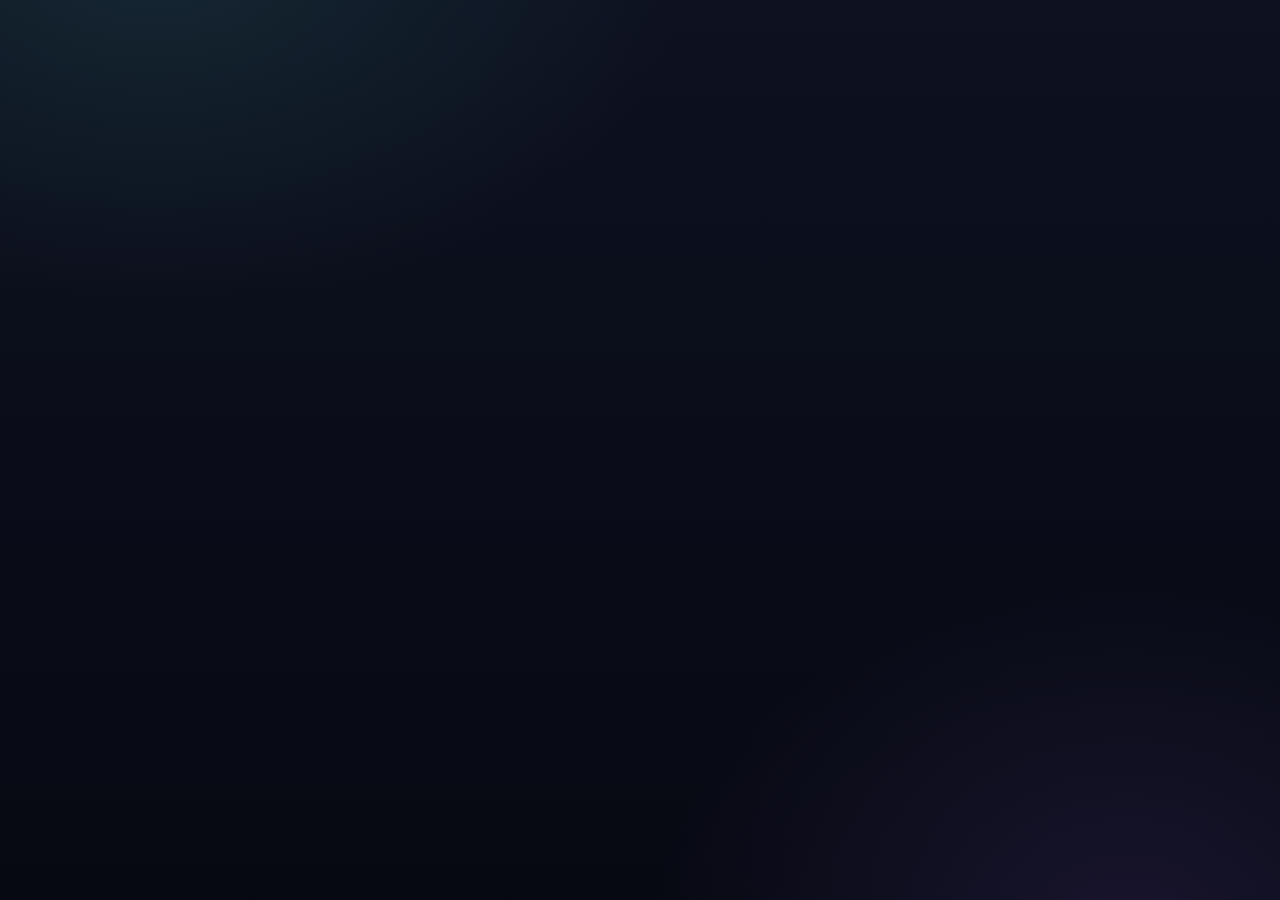
<file: slides/practice.html>
<!DOCTYPE html>
<html lang="vi">
<head>
<meta charset="UTF-8">
<meta name="viewport" content="width=device-width, initial-scale=1.0">
<title>Phòng Luyện Tập Tương Tác & Thử Thách Code · Python Master</title>
<link rel="stylesheet" href="assets/theme.css">
<style>
  html, body { height: auto; min-height: 100%; overflow: visible; }
  body { overflow-x: hidden; background: var(--bg); color: var(--text); }
  .practice-page {
    max-width: 1280px; margin: 0 auto;
    padding: clamp(1.5rem, 3vw, 2.5rem) clamp(1rem, 3vw, 2rem) 5rem;
    display: grid; gap: 1.8rem;
  }
  .prac-header {
    display: flex; align-items: center; justify-content: space-between;
    flex-wrap: wrap; gap: 1rem; border-bottom: 1px solid var(--line-soft);
    padding-bottom: 1.2rem;
  }
  .prac-header-left { display: grid; gap: 0.35rem; }
  .prac-header-left h1 { font-size: clamp(1.6rem, 3.5vw, 2.4rem); background: linear-gradient(105deg, var(--py-blue), var(--py-gold) 75%); -webkit-background-clip: text; background-clip: text; -webkit-text-fill-color: transparent; }
  .prac-nav-links { display: flex; gap: 0.5rem; flex-wrap: wrap; }
  .prac-nav-links a {
    text-decoration: none; font-size: 0.84rem; font-weight: 600;
    padding: 0.4rem 0.9rem; border-radius: 99px;
    background: var(--surface); border: 1px solid var(--line); color: var(--text-2);
    transition: 0.15s;
  }
  .prac-nav-links a:hover { color: var(--py-blue); border-color: var(--py-blue); background: var(--surface-2); }

  /* Tab Bar */
  .prac-tabs {
    display: flex; gap: 0.45rem; overflow-x: auto; padding-bottom: 0.3rem;
    border-bottom: 1px solid var(--line-soft);
  }
  .prac-tab-btn {
    font: inherit; font-size: 0.88rem; font-weight: 700;
    padding: 0.65rem 1.2rem; border-radius: var(--r-sm) var(--r-sm) 0 0;
    background: var(--surface); border: 1px solid var(--line-soft); border-bottom: 0;
    color: var(--text-2); cursor: pointer; transition: 0.14s; white-space: nowrap;
    display: flex; align-items: center; gap: 0.45rem;
  }
  .prac-tab-btn:hover { color: var(--text); background: var(--surface-2); }
  .prac-tab-btn.active {
    color: var(--bg); background: var(--py-blue); border-color: var(--py-blue);
  }

  /* Pane */
  .prac-pane { display: none; }
  .prac-pane.active { display: grid; gap: 1.5rem; animation: fadeIn 0.2s ease-out; }
  @keyframes fadeIn { from { opacity: 0; transform: translateY(4px); } to { opacity: 1; transform: none; } }

  /* Challenge Layout */
  .ch-layout {
    display: grid; grid-template-columns: minmax(280px, 340px) 1fr;
    gap: 1.5rem; align-items: start;
  }
  @media (max-width: 900px) {
    .ch-layout { grid-template-columns: 1fr; }
  }
  .ch-sidebar {
    background: var(--surface); border: 1px solid var(--line);
    border-radius: var(--r); padding: 1.1rem; display: grid; gap: 0.85rem;
  }
  .ch-sidebar-list { display: grid; gap: 0.35rem; max-height: 680px; overflow-y: auto; }
  .ch-item-btn {
    font: inherit; text-align: left; width: 100%;
    padding: 0.6rem 0.75rem; border-radius: var(--r-sm);
    background: transparent; border: 1px solid transparent;
    color: var(--text-2); cursor: pointer; display: flex; align-items: center; gap: 0.7rem;
    transition: 0.12s;
  }
  .ch-item-btn:hover { background: var(--surface-2); color: var(--text); }
  .ch-item-btn.active {
    background: rgba(56, 189, 248, 0.14); border-color: var(--py-blue); color: #ffffff;
  }
  .ch-item-btn.done .ch-dot {
    background: var(--green); color: var(--bg); font-weight: 800;
  }
  .ch-dot {
    width: 2rem; height: 2rem; border-radius: 50%;
    background: var(--surface-2); border: 1px solid var(--line);
    font-size: 0.72rem; font-family: var(--mono);
    display: grid; place-items: center; flex-shrink: 0; color: var(--text-3);
  }
  .ch-item-info { display: grid; gap: 0.15rem; overflow: hidden; }
  .ch-item-t { font-size: 0.85rem; font-weight: 600; white-space: nowrap; text-overflow: ellipsis; overflow: hidden; }
  .ch-item-sub { font-size: 0.72rem; color: var(--text-3); }

  .ch-main { display: grid; gap: 1.1rem; }
  .ch-header-card {
    background: linear-gradient(180deg, rgba(56,189,248,.08), rgba(56,189,248,.02));
    border: 1px solid rgba(56,189,248,.3); border-radius: var(--r); padding: 1.2rem 1.4rem;
    display: grid; gap: 0.6rem;
  }
</style>
</head>
<body>
<div class="practice-page">

  <!-- HEADER -->
  <header class="prac-header">
    <div class="prac-header-left">
      <h1>Phòng Luyện Tập Tương Tác & Thử Thách Code</h1>
      <p class="tiny">90 bài tập chia 6 nhóm · Tuyển tập 50 bẫy COS Pro · Trực quan hóa thuật toán · Thi thử mô phỏng</p>
    </div>
    <div class="prac-nav-links">
      <a href="index.html">⌂ Trang chủ Hub</a>
      <a href="deck1_foundation.html">Phase 1: Chuỗi</a>
      <a href="deck2_structures.html">Phase 2: Ma trận</a>
      <a href="deck3_traps_stdlib.html">Phase 3: 50 Bẫy</a>
      <a href="deck4_algorithms.html">Phase 4: Thuật toán</a>
      <a href="deck5_exam_strategy.html">Phase 5: Phòng thi</a>
    </div>
  </header>

  <!-- TAB NAVIGATION -->
  <nav class="prac-tabs">
    <button class="prac-tab-btn active" data-target="pane-kata">⚔️ Đấu Trường 90 Kata</button>
    <button class="prac-tab-btn" data-target="pane-traps">⚡ Tuyển Tập 50 Bẫy Tử Thần</button>
    <button class="prac-tab-btn" data-target="pane-algo">🔮 Trực Quan Hóa Thuật Toán</button>
    <button class="prac-tab-btn" data-target="pane-exam">⏱️ Thi Thử Mô Phỏng (1000đ)</button>
  </nav>

  <!-- ══════════════════════════════════════════════════════════════════════
       TAB 1: KATA ARENA (90 BÀI TẬP)
       ══════════════════════════════════════════════════════════════════════ -->
  <section class="prac-pane active" id="pane-kata">
    <div class="ch-layout">
      <!-- SIDEBAR -->
      <aside class="ch-sidebar">
        <div>
          <label style="font-size:0.75rem; font-weight:700; text-transform:uppercase; letter-spacing:0.08em; color:var(--text-3)">Chọn nhóm bài tập:</label>
          <select id="kata-group-select" style="width:100%; margin-top:0.4rem; padding:0.5rem; background:#070b14; color:var(--text); border:1px solid var(--line); border-radius:var(--r-sm); font-family:var(--sans); font-size:0.86rem; outline:none">
            <option value="1">Nhóm 1 · Đọc hiểu & Điền chỗ trống (440đ)</option>
            <option value="2">Nhóm 2 · Debugging sửa 1 dòng (280đ)</option>
            <option value="3">Nhóm 3 · Design Level 2 (280đ)</option>
            <option value="4">Nhóm 4 · Điền khuyết format solution()</option>
            <option value="5">Nhóm 5 · Debug format solution()</option>
            <option value="6">Nhóm 6 · Design Chung kết Level 1 (420đ)</option>
          </select>
        </div>
        <div class="ch-sidebar-list" id="kata-list">
          <!-- Dynamic Katas List -->
        </div>
      </aside>

      <!-- MAIN CONTENT -->
      <main class="ch-main">
        <div class="ch-header-card">
          <div class="row" style="justify-content:space-between; flex-wrap:wrap">
            <h2 id="kata-title" style="font-size:1.35rem">Bài 1.01 · dem_nguyen_am</h2>
            <span class="chip py-blue" id="kata-status-badge">Trạng thái: ĐANG LÀM</span>
          </div>
          <div id="kata-doc">
            <!-- Problem Description -->
          </div>
        </div>

        <div class="py-runner" style="margin:0">
          <div class="py-runner-head">
            <span class="tiny"><b>Trình soạn thảo mã nguồn</b> (Sửa code tại đây hoặc điền vào chỗ trống):</span>
            <div class="row" style="gap:0.4rem">
              <button class="btn" id="btn-reset-starter" style="font-size:0.8rem">↺ Đặt lại đề bài</button>
              <button class="btn" id="btn-reveal-solution" style="font-size:0.8rem">💡 Xem gợi ý / Đáp án</button>
              <button class="btn cyan" id="btn-run-tests" style="font-size:0.85rem">Chạy kiểm tra ▶</button>
            </div>
          </div>
          <textarea id="kata-code-editor" class="py-editor" style="min-height:220px"></textarea>
          <div class="py-console-head">Kết quả kiểm thử (Test Cases Verification)</div>
          <div class="py-out" id="kata-test-results">
            Nhấn "Chạy kiểm tra" để chấm điểm bài làm của bạn...
          </div>
        </div>

        <!-- REVEAL SOLUTION BOX -->
        <div id="kata-solution-box" class="card good" style="display:none">
          <h4 class="green">Lời giải tham chiếu chuẩn xác</h4>
          <div class="code-head"><div class="dots"><i></i><i></i><i></i></div><span>Python</span></div>
          <pre class="code" id="kata-solution-code" data-lang="python"></pre>
        </div>
      </main>
    </div>
  </section>

  <!-- ══════════════════════════════════════════════════════════════════════
       TAB 2: 50 BẪY TỬ THẦN (TRAP SPOTTER CHALLENGE)
       ══════════════════════════════════════════════════════════════════════ -->
  <section class="prac-pane" id="pane-traps">
    <div class="card" style="display:grid; gap:1.2rem">
      <div class="row" style="justify-content:space-between; flex-wrap:wrap">
        <div>
          <span class="eyebrow">Đấu trường phát hiện lỗi sai</span>
          <h2 id="trap-title" style="font-size:1.4rem">Bẫy 01: 'Chỉ lấy phần nguyên' — int() vs round()</h2>
        </div>
        <div class="row" style="gap:0.5rem">
          <button class="btn" id="btn-trap-prev">← Bẫy trước</button>
          <button class="btn cyan" id="btn-trap-next">Bẫy tiếp theo →</button>
          <button class="btn" id="btn-trap-spot" style="border-color:var(--amber); color:var(--amber)">🎯 Thử thách Spot Bug</button>
        </div>
      </div>

      <div style="max-width:450px">
        <label style="font-size:0.75rem; font-weight:700; text-transform:uppercase; color:var(--text-3)">Chuyển nhanh tới bẫy:</label>
        <select id="trap-select" style="width:100%; margin-top:0.35rem; padding:0.5rem; background:#070b14; color:var(--text); border:1px solid var(--line); border-radius:var(--r-sm); outline:none">
        </select>
      </div>

      <!-- SPOT THE BUG QUIZ -->
      <div id="trap-quiz-box" class="card bad" style="display:none">
        <h4 class="rose">🎯 Thử thách phòng thi: Phát hiện lỗi trong 30 giây!</h4>
        <p class="tiny">Hãy nhìn vào đoạn code SAI bên dưới và tự trả lời: Dòng nào có lỗi logic và hậu quả thực tế của nó là gì trước khi đọc lời giải.</p>
      </div>

      <!-- SIDE BY SIDE DIFF -->
      <div class="diff-grid">
        <div class="diff-bad">
          <div class="diff-head"><span>✗ Đoạn code SAI</span><span class="chip rose">Dính bẫy</span></div>
          <div class="diff-body">
            <div class="code-head"><div class="dots"><i></i><i></i><i></i></div><span>Python</span></div>
            <pre class="code" id="trap-bad-code" data-lang="python"></pre>
            <div class="note" style="margin-top:0.6rem">
              <b>Kết quả sai thực tế:</b> <span id="trap-err-desc"></span>
            </div>
          </div>
        </div>

        <div class="diff-good">
          <div class="diff-head"><span>✓ Đoạn code ĐÚNG</span><span class="chip green">Chuẩn 100%</span></div>
          <div class="diff-body">
            <div class="code-head"><div class="dots"><i></i><i></i><i></i></div><span>Python</span></div>
            <pre class="code" id="trap-good-code" data-lang="python"></pre>
            <div class="note" style="margin-top:0.6rem; border-color:var(--green)">
              <b>Bí quyết nhớ lâu:</b> <span id="trap-note-desc"></span>
            </div>
          </div>
        </div>
      </div>
    </div>
  </section>

  <!-- ══════════════════════════════════════════════════════════════════════
       TAB 3: ALGO VISUALIZER LAB
       ══════════════════════════════════════════════════════════════════════ -->
  <section class="prac-pane" id="pane-algo">
    <div style="display:grid; gap:1.8rem">
      <div class="card">
        <div class="row" style="justify-content:space-between">
          <div>
            <span class="eyebrow">Visualizer 1</span>
            <h3>Hai Con Trỏ (Two Pointers) Tìm Cặp Tổng Target</h3>
          </div>
          <span class="chip py-blue">Độ phức tạp: O(N)</span>
        </div>
        <p class="tiny" style="margin:0.5rem 0">Di chuyển con trỏ L từ trái sang phải, R từ phải sang trái để tìm kiếm cặp số có tổng đúng bằng 31.</p>
        <div id="lab-twoptr-box" class="vis-container"></div>
      </div>

      <div class="card">
        <div class="row" style="justify-content:space-between">
          <div>
            <span class="eyebrow">Visualizer 2</span>
            <h3>Cửa Sổ Trượt (Sliding Window K=3)</h3>
          </div>
          <span class="chip py-gold">Độ phức tạp: O(N)</span>
        </div>
        <p class="tiny" style="margin:0.5rem 0">Tính tổng lớn nhất của 3 phần tử liên tiếp với công thức cập nhật O(1): <code>cur += arr[i] - arr[i-k]</code>.</p>
        <div id="lab-sliding-box" class="vis-container"></div>
      </div>

      <div class="card">
        <div class="row" style="justify-content:space-between">
          <div>
            <span class="eyebrow">Visualizer 3</span>
            <h3>Ma Trận Xoắn Ốc (Spiral Matrix 4×4)</h3>
          </div>
          <span class="chip violet">Độ phức tạp: O(N²)</span>
        </div>
        <p class="tiny" style="margin:0.5rem 0">Kỹ thuật 4 con trỏ biên <code>top, bottom, left, right</code> điền tuần tự các số từ 1 đến 16 vào ma trận.</p>
        <div id="lab-spiral-box" class="vis-container"></div>
      </div>

      <div class="card">
        <div class="row" style="justify-content:space-between">
          <div>
            <span class="eyebrow">Visualizer 4</span>
            <h3>Ngăn Xếp (Stack) Kiểm Tra Dấu Ngoặc Hợp Lệ</h3>
          </div>
          <span class="chip green">Độ phức tạp: O(N)</span>
        </div>
        <p class="tiny" style="margin:0.5rem 0">Mô phỏng cơ chế Push khi gặp ngoặc mở và Pop khi gặp ngoặc đóng để kiểm tra tính toàn vẹn của biểu thức.</p>
        <div id="lab-stack-box" class="vis-container"></div>
      </div>
    </div>
  </section>

  <!-- ══════════════════════════════════════════════════════════════════════
       TAB 4: MOCK EXAM SIMULATOR
       ══════════════════════════════════════════════════════════════════════ -->
  <section class="prac-pane" id="pane-exam">
    <div class="card" style="display:grid; gap:1.2rem">
      <div class="row" style="justify-content:space-between; flex-wrap:wrap; border-bottom:1px solid var(--line-soft); padding-bottom:1rem">
        <div>
          <span class="eyebrow">Đồng hồ thi thực chiến</span>
          <h2>Đề Thi Thử Mô Phỏng COS Pro Thang 1000đ</h2>
        </div>
        <div class="row" style="gap:1rem; align-items:center">
          <div style="display:grid; text-align:right">
            <span class="tiny" style="text-transform:uppercase; letter-spacing:0.06em; color:var(--text-3)">Thời gian còn lại</span>
            <span id="exam-timer-display" style="font-size:1.8rem; font-weight:800; font-family:var(--mono); color:var(--cyan)">50:00</span>
          </div>
          <button class="btn cyan" id="btn-timer-toggle">Bắt đầu làm bài ▶</button>
          <button class="btn" id="btn-timer-reset">↺ Đặt lại 50:00</button>
        </div>
      </div>

      <!-- INTERACTIVE EXAM RUNNER -->
      <div class="card" style="background:rgba(0,0,0,0.25); border:1px solid var(--line); border-radius:var(--r); padding:1rem; display:grid; gap:0.8rem">
        <div class="row" style="justify-content:space-between; flex-wrap:wrap; gap:0.5rem">
          <div>
            <h4 style="color:var(--text); margin-bottom:0.2rem">Ch?m ?i?m thi th? m? ph?ng tr?c ti?p</h4>
            <span class="tiny" style="color:var(--text-3)">Ch?y to?n b? 10 c?u c?a ?? thi m? ph?ng v? nh?n ngay k?t qu? thang ?i?m 1000:</span>
          </div>
          <div class="row" style="gap:0.6rem; align-items:center">
            <select id="mock-exam-select" style="padding:0.45rem 0.8rem; background:#070b14; color:var(--text); border:1px solid var(--line); border-radius:var(--r-sm); font-size:0.85rem; outline:none">
              <option value="de_mau_2708">?? m?u ch?nh th?c 27/08 (50p - 1000?)</option>
              <option value="de_1_vong_loai">?? 1 ? V?ng lo?i Level 2 (50p - 1000?)</option>
              <option value="de_2_vong_loai">?? 2 ? V?ng lo?i Level 2 (50p - 1000?)</option>
              <option value="de_3_vong_loai">?? 3 ? V?ng lo?i Level 2 (50p - 1000?)</option>
              <option value="de_4_chung_ket">?? 4 ? Chung k?t Level 1 (90p - 1000?)</option>
            </select>
            <button class="btn cyan" id="btn-run-mock-exam" style="font-size:0.85rem">Ch?m thi ngay ?</button>
          </div>
        </div>
        <div id="mock-exam-result"></div>
      </div>

      <div class="grid-3">
        <div class="card">
          <h4>1. Đề mẫu chính thức 27/08</h4>
          <p class="tiny">10 câu chuẩn quy chuẩn ban tổ chức công bố. Đầy đủ 5 phần cố định.</p>
          <div class="code-head" style="margin-top:0.6rem"><div class="dots"><i></i><i></i><i></i></div><span>Lệnh Terminal</span></div>
<pre class="code" data-lang="bash">py de_mo_phong/de_mau_2708.py</pre>
        </div>

        <div class="card">
          <h4>2. Đề thi thử Vòng loại số 1</h4>
          <p class="tiny">10 câu / 50 phút. Chấm điểm tự động thang 1000. Ngưỡng đạt: ≥600đ.</p>
          <div class="code-head" style="margin-top:0.6rem"><div class="dots"><i></i><i></i><i></i></div><span>Lệnh Terminal</span></div>
<pre class="code" data-lang="bash">py de_mo_phong/de_1_vong_loai.py</pre>
        </div>

        <div class="card">
          <h4>3. Đề thi thử Chung kết số 4</h4>
          <p class="tiny">10 câu / 90 phút. Chuẩn COS Pro Level 1 với các bài Design OOP và thuật toán.</p>
          <div class="code-head" style="margin-top:0.6rem"><div class="dots"><i></i><i></i><i></i></div><span>Lệnh Terminal</span></div>
<pre class="code" data-lang="bash">py de_mo_phong/de_4_chung_ket.py</pre>
        </div>
      </div>

      <div class="start">
        <h4>Chiến lược phòng thi ghi nhớ:</h4>
        <p class="tiny">12 phút đầu ăn trọn 440đ Đọc hiểu -> 15 phút kế ăn trọn 280đ Debugging (tổng 720đ đạt chứng chỉ) -> Dành 15 phút còn lại để giải các câu Design!</p>
      </div>
    </div>
  </section>

</div>

<script src="assets/vendor/skulpt.min.js"></script>
<script src="assets/vendor/skulpt-stdlib.js"></script>
<script src="assets/kata_tests_data.js"></script>
<script src="assets/deck.js"></script>
<script src="assets/python_lab.js"></script>
<script src="assets/practice_lab.js"></script>
</body>
</html>
</file>
<file: slides/assets/theme.css>
/* ═══════════════════════════════════════════════════════════════════════════
   Quantum Zero→Hero · design system dùng chung cho mọi deck
   Không phụ thuộc CDN: font hệ thống, tự tô màu code, tự vẽ chart.
   ═══════════════════════════════════════════════════════════════════════════ */

:root {
  --bg:        #070912;
  --bg-2:      #0d1120;
  --surface:   rgba(255, 255, 255, 0.045);
  --surface-2: rgba(255, 255, 255, 0.075);
  --line:      rgba(255, 255, 255, 0.11);
  --line-soft: rgba(255, 255, 255, 0.06);

  --text:      #e8ecf4;
  --text-2:    #a7b0c4;
  --text-3:    #6f7a92;

  --cyan:      #5eead4;
  --cyan-dim:  #2dd4bf;
  --violet:    #c4a2ff;
  --violet-dim:#9b6dff;
  --amber:     #fbbf24;
  --rose:      #fb7185;
  --green:     #4ade80;
  --blue:      #7dd3fc;

  --mono: "SF Mono", ui-monospace, "JetBrains Mono", Menlo, Consolas, monospace;
  --sans: -apple-system, BlinkMacSystemFont, "SF Pro Text", "Segoe UI", Inter,
          system-ui, "Helvetica Neue", sans-serif;

  --r-sm: 8px;
  --r:    14px;
  --r-lg: 20px;

  --slide-pad: clamp(1.25rem, 3vw, 3rem);
}

* { margin: 0; padding: 0; box-sizing: border-box; }

html, body { height: 100%; }

body {
  font-family: var(--sans);
  background: var(--bg);
  color: var(--text);
  overflow: hidden;
  -webkit-font-smoothing: antialiased;
  line-height: 1.55;
}

/* nền tĩnh, rất nhẹ — không animation để không hút CPU khi học lâu */
body::before {
  content: "";
  position: fixed;
  inset: 0;
  z-index: 0;
  background:
    radial-gradient(900px 600px at 12% -5%, rgba(94, 234, 212, 0.10), transparent 60%),
    radial-gradient(800px 600px at 88% 105%, rgba(155, 109, 255, 0.12), transparent 60%),
    linear-gradient(180deg, var(--bg-2), var(--bg));
}

/* ── khung deck ──────────────────────────────────────────────────────────── */
.deck { position: relative; z-index: 1; height: 100vh; width: 100vw; }

.slide {
  position: absolute;
  inset: 0;
  display: flex;
  flex-direction: column;
  align-items: center;
  padding: calc(var(--slide-pad) + 8px) var(--slide-pad) 5.5rem;
  opacity: 0;
  visibility: hidden;
  transform: translateY(14px);
  transition: opacity .32s ease, transform .32s ease, visibility .32s;
  overflow-y: auto;
  overscroll-behavior: contain;
}

.slide.active { opacity: 1; visibility: visible; transform: none; }

.slide::-webkit-scrollbar { width: 9px; }
.slide::-webkit-scrollbar-thumb {
  background: var(--line); border-radius: 99px;
}
.slide::-webkit-scrollbar-thumb:hover { background: var(--surface-2); }

.wrap {
  width: 100%;
  max-width: 1080px;
  margin: auto 0;
  display: flex;
  flex-direction: column;
  gap: 1.15rem;
}
.wrap.wide { max-width: 1280px; }

/* ── chữ ─────────────────────────────────────────────────────────────────── */
h1 {
  font-size: clamp(2rem, 5.2vw, 3.6rem);
  font-weight: 800;
  letter-spacing: -0.03em;
  line-height: 1.08;
  background: linear-gradient(100deg, var(--cyan), var(--violet) 75%);
  -webkit-background-clip: text;
  background-clip: text;
  -webkit-text-fill-color: transparent;
}

h2 {
  font-size: clamp(1.4rem, 3vw, 2.1rem);
  font-weight: 700;
  letter-spacing: -0.02em;
  color: var(--text);
  display: flex;
  align-items: center;
  gap: 0.7rem;
}
h2 .k {                                   /* con số/emoji dẫn đầu tiêu đề */
  font-size: 0.78em;
  color: var(--cyan);
  font-variant-numeric: tabular-nums;
  opacity: .85;
}

h3 {
  font-size: clamp(1.02rem, 1.7vw, 1.22rem);
  font-weight: 650;
  color: var(--cyan);
  letter-spacing: -0.01em;
}

p, li { font-size: clamp(0.95rem, 1.25vw, 1.08rem); color: var(--text-2); }
p strong, li strong { color: var(--text); font-weight: 650; }
ul, ol { padding-left: 1.3rem; display: grid; gap: 0.5rem; }
li::marker { color: var(--cyan-dim); }

.lead { font-size: clamp(1.05rem, 1.8vw, 1.3rem); color: var(--text); }
.sub  { font-size: clamp(0.95rem, 1.5vw, 1.15rem); color: var(--text-3); }
.tiny { font-size: 0.83rem; color: var(--text-3); }
em.q  { color: var(--violet); font-style: normal; font-weight: 600; }

.ket {
  font-family: var(--mono);
  color: var(--cyan);
  white-space: nowrap;
  font-size: 0.95em;
}

/* ── phân số toán học (tử số / mẫu số) ────────────────────────────────── */
.frac {
  display: inline-flex;
  flex-direction: column;
  vertical-align: middle;
  text-align: center;
  font-size: 0.88em;
  line-height: 1.05;
  padding: 0 0.18em;
}
.frac > .num {
  display: block;
  border-bottom: 1.2px solid currentColor;
  padding: 0 0.15em 1px 0.15em;
}
.frac > .den {
  display: block;
  padding: 1px 0.15em 0 0.15em;
}

/* ── thẻ ─────────────────────────────────────────────────────────────────── */
.card {
  background: var(--surface);
  border: 1px solid var(--line);
  border-radius: var(--r);
  padding: 1.1rem 1.25rem;
  display: grid;
  gap: 0.6rem;
}
.card.pad-lg { padding: 1.5rem 1.6rem; }

.grid   { display: grid; gap: 0.9rem; grid-template-columns: repeat(auto-fit, minmax(230px, 1fr)); }
.grid-2 { display: grid; gap: 0.9rem; grid-template-columns: repeat(auto-fit, minmax(300px, 1fr)); }
.grid-3 { display: grid; gap: 0.9rem; grid-template-columns: repeat(auto-fit, minmax(190px, 1fr)); }
.row    { display: flex; gap: 0.7rem; flex-wrap: wrap; align-items: center; }

/* Grid/flex item mặc định là min-width:auto — một khối <pre> dài sẽ đẩy rộng
   cả cột và làm tràn ngang cả slide. min-width:0 buộc <pre> tự cuộn bên trong. */
.grid > *, .grid-2 > *, .grid-3 > *, .card > *, .ex > *, .quiz > *, .wrap > * { min-width: 0; }

/* thẻ có màu ngữ nghĩa */
.card.good { border-color: rgba(74, 222, 128, .38); background: rgba(74, 222, 128, .07); }
.card.warn { border-color: rgba(251, 191, 36, .38); background: rgba(251, 191, 36, .07); }
.card.bad  { border-color: rgba(251, 113, 133, .38); background: rgba(251, 113, 133, .07); }
.card.info { border-color: rgba(125, 211, 252, .34); background: rgba(125, 211, 252, .06); }
.card.good h3 { color: var(--green); }
.card.warn h3 { color: var(--amber); }
.card.bad  h3 { color: var(--rose); }
.card.info h3 { color: var(--blue); }

/* ── chip / badge ────────────────────────────────────────────────────────── */
.chip {
  display: inline-flex; align-items: center; gap: .4rem;
  padding: .24rem .68rem;
  border-radius: 99px;
  border: 1px solid var(--line);
  background: var(--surface);
  font-size: .78rem;
  font-weight: 600;
  color: var(--text-2);
  letter-spacing: .01em;
  white-space: nowrap;
}
.chip.cyan   { border-color: rgba(94,234,212,.4);  color: var(--cyan);   background: rgba(94,234,212,.09); }
.chip.violet { border-color: rgba(196,162,255,.4); color: var(--violet); background: rgba(155,109,255,.1); }
.chip.amber  { border-color: rgba(251,191,36,.4);  color: var(--amber);  background: rgba(251,191,36,.09); }
.chip.green  { border-color: rgba(74,222,128,.4);  color: var(--green);  background: rgba(74,222,128,.09); }
.chip.rose   { border-color: rgba(251,113,133,.4); color: var(--rose);   background: rgba(251,113,133,.09); }

/* ── code ────────────────────────────────────────────────────────────────── */
code {
  font-family: var(--mono);
  font-size: 0.9em;
  background: rgba(255,255,255,.07);
  border: 1px solid var(--line-soft);
  padding: .1em .4em;
  border-radius: 6px;
  color: var(--cyan);
}

pre.code {
  position: relative;
  font-family: var(--mono);
  font-size: clamp(.78rem, 1.05vw, .93rem);
  line-height: 1.62;
  background: #05070f;
  border: 1px solid var(--line);
  border-radius: var(--r);
  padding: 1rem 1.1rem;
  overflow-x: auto;
  color: #d6deeb;
  tab-size: 4;
}
pre.code code { background: none; border: 0; padding: 0; color: inherit; font-size: inherit; }

.code-head {
  display: flex; align-items: center; gap: .55rem;
  padding: .48rem .9rem;
  background: rgba(255,255,255,.05);
  border: 1px solid var(--line);
  border-bottom: 0;
  border-radius: var(--r) var(--r) 0 0;
  font-family: var(--mono);
  font-size: .78rem;
  color: var(--text-3);
}
.code-head + pre.code { border-radius: 0 0 var(--r) var(--r); }
.code-head .dots { display: flex; gap: .3rem; }
.code-head .dots i { width: 9px; height: 9px; border-radius: 50%; display: block; }
.code-head .dots i:nth-child(1) { background: #ff5f56; }
.code-head .dots i:nth-child(2) { background: #ffbd2e; }
.code-head .dots i:nth-child(3) { background: #27c93f; }
.code-head .copy {
  margin-left: auto;
  background: none; border: 1px solid var(--line);
  color: var(--text-3);
  border-radius: 6px; padding: .12rem .5rem;
  font: inherit; font-size: .74rem; cursor: pointer;
}
.code-head .copy:hover { color: var(--cyan); border-color: var(--cyan-dim); }

/* tô màu cú pháp (tự làm, không cần Prism) */
.t-kw   { color: #c792ea; }
.t-str  { color: #ecc48d; }
.t-num  { color: #f78c6c; }
.t-com  { color: #5f6f8a; font-style: italic; }
.t-fn   { color: #82aaff; }
.t-bi   { color: #7fdbca; }
.t-op   { color: #a5b2c8; }

/* ── bài tập ─────────────────────────────────────────────────────────────── */
.ex {
  border: 1px solid rgba(94, 234, 212, .32);
  border-left: 3px solid var(--cyan);
  background: linear-gradient(90deg, rgba(94,234,212,.075), rgba(94,234,212,.02) 55%, transparent);
  border-radius: var(--r);
  padding: 1.05rem 1.2rem;
  display: grid;
  gap: .7rem;
}
.ex > .ex-head { display: flex; align-items: center; gap: .6rem; flex-wrap: wrap; }
.ex .ex-tag {
  font-size: .72rem; font-weight: 800; letter-spacing: .09em;
  text-transform: uppercase; color: var(--cyan);
}
.ex .ex-title { font-weight: 680; color: var(--text); font-size: 1.04rem; }
.ex .ex-body { color: var(--text-2); display: grid; gap: .55rem; font-size: .98rem; }
.ex .ex-body ul { gap: .35rem; }

.reveal { border-top: 1px dashed var(--line); padding-top: .6rem; }
.reveal > summary {
  cursor: pointer;
  list-style: none;
  font-size: .86rem;
  font-weight: 650;
  color: var(--violet);
  display: inline-flex; align-items: center; gap: .4rem;
  user-select: none;
}
.reveal > summary::-webkit-details-marker { display: none; }
.reveal > summary::before { content: "▸"; transition: transform .18s; display: inline-block; }
.reveal[open] > summary::before { transform: rotate(90deg); }
.reveal > summary:hover { color: var(--cyan); }
.reveal .reveal-in { padding-top: .6rem; display: grid; gap: .55rem; }

/* ── quiz ────────────────────────────────────────────────────────────────── */
.quiz {
  border: 1px solid rgba(196,162,255,.32);
  border-left: 3px solid var(--violet);
  background: rgba(155,109,255,.06);
  border-radius: var(--r);
  padding: 1.05rem 1.2rem;
  display: grid; gap: .75rem;
}
.quiz .q-tag {
  font-size: .72rem; font-weight: 800; letter-spacing: .09em;
  text-transform: uppercase; color: var(--violet);
}
.quiz .q-text { font-weight: 620; color: var(--text); font-size: 1.04rem; }
.quiz .opts { display: grid; gap: .45rem; }
.quiz button.opt {
  text-align: left;
  font: inherit;
  font-size: .95rem;
  color: var(--text-2);
  background: var(--surface);
  border: 1px solid var(--line);
  border-radius: var(--r-sm);
  padding: .6rem .85rem;
  cursor: pointer;
  transition: border-color .15s, background .15s, color .15s;
  display: flex; gap: .6rem; align-items: flex-start;
}
.quiz button.opt::before {
  content: attr(data-k);
  font-family: var(--mono);
  font-size: .8rem;
  color: var(--text-3);
  border: 1px solid var(--line);
  border-radius: 5px;
  padding: 0 .35rem;
  flex: none;
  margin-top: .1rem;
}
.quiz button.opt:hover:not(:disabled) { border-color: var(--violet-dim); color: var(--text); }
.quiz button.opt.right {
  border-color: var(--green); background: rgba(74,222,128,.12); color: var(--text);
}
.quiz button.opt.right::before { color: var(--green); border-color: var(--green); }
.quiz button.opt.wrong {
  border-color: var(--rose); background: rgba(251,113,133,.1); color: var(--text-2);
}
.quiz button.opt.wrong::before { color: var(--rose); border-color: var(--rose); }
.quiz button.opt:disabled { cursor: default; }
.quiz .why {
  display: none;
  font-size: .92rem;
  color: var(--text-2);
  border-left: 2px solid var(--violet);
  padding-left: .8rem;
}
.quiz.answered .why { display: block; }

/* ── bảng ────────────────────────────────────────────────────────────────── */
table.t {
  width: 100%;
  border-collapse: collapse;
  font-size: clamp(.85rem, 1.1vw, .97rem);
}
table.t th, table.t td {
  text-align: left;
  padding: .58rem .7rem;
  border-bottom: 1px solid var(--line-soft);
  vertical-align: top;
}
table.t th { color: var(--cyan); font-weight: 650; font-size: .82rem; letter-spacing: .04em; text-transform: uppercase; }
table.t td { color: var(--text-2); }
table.t tr:last-child td { border-bottom: 0; }
.table-scroll { overflow-x: auto; }

/* ── mạch lượng tử vẽ bằng CSS ───────────────────────────────────────────── */
.circ {
  font-family: var(--mono);
  background: #05070f;
  border: 1px solid var(--line);
  border-radius: var(--r);
  padding: 1.2rem 1.4rem;
  display: grid;
  gap: .1rem;
  overflow-x: auto;
}
.circ::-webkit-scrollbar { height: 6px; }
.circ::-webkit-scrollbar-thumb { background: var(--line); border-radius: 99px; }
.circ .wire { display: flex; align-items: center; gap: 0; height: 46px; white-space: nowrap; }
.circ .lbl { width: 3.6rem; color: var(--text-3); font-size: .85rem; flex: none; }
.circ .ln  { flex: 1 1 20px; min-width: 8px; height: 1px; background: var(--line); }
.circ .g {
  flex: none;
  min-width: 34px; height: 34px;
  display: grid; place-items: center;
  border-radius: 7px;
  background: rgba(94,234,212,.14);
  border: 1px solid var(--cyan-dim);
  color: var(--cyan);
  font-weight: 700; font-size: .95rem;
  padding: 0 .4rem;
}
.circ .g.v { background: rgba(155,109,255,.16); border-color: var(--violet-dim); color: var(--violet); }
.circ .ctrl { flex: none; width: 34px; display: grid; place-items: center; }
.circ .ctrl b { width: 11px; height: 11px; border-radius: 50%; background: var(--cyan); display: block; }
.circ .targ { flex: none; width: 34px; display: grid; place-items: center; }
.circ .targ b {
  width: 26px; height: 26px; border-radius: 50%;
  border: 1.5px solid var(--cyan);
  display: grid; place-items: center;
  color: var(--cyan); font-size: 1rem; line-height: 1;
}
.circ .vlink { position: relative; }
.circ .vlink::after {
  content: ""; position: absolute; left: 50%; top: 50%; height: 46px; width: 1.5px;
  background: var(--cyan); transform: translateX(-50%);
}
.circ .m {
  flex: none; min-width: 38px; height: 34px;
  display: grid; place-items: center;
  border: 1px solid var(--text-3); border-radius: 7px;
  color: var(--text-2); font-size: .9rem;
}

/* biến thể nhỏ: dùng khi nhét mạch vào trong thẻ hẹp */
.circ.sm { padding: .7rem .5rem; }
.circ.sm .wire { height: 36px; }
.circ.sm .lbl { width: 1.9rem; font-size: .72rem; }
.circ.sm .ln { flex: 1 1 8px; min-width: 4px; }
.circ.sm .g { min-width: 26px; height: 26px; font-size: .82rem; padding: 0 .25rem; border-radius: 5px; }
.circ.sm .m { min-width: 28px; height: 26px; font-size: .78rem; border-radius: 5px; }
.circ.sm .ctrl, .circ.sm .targ { width: 26px; }

/* ── thanh dữ liệu (thay Chart.js) ───────────────────────────────────────── */
.bars { display: grid; gap: .55rem; }
/* minmax(0,1fr) để track không bao giờ bị bóp bẹp trong thẻ hẹp */
.bars .b {
  display: grid;
  grid-template-columns: minmax(2.2rem, auto) minmax(0, 1fr) minmax(2.1rem, auto);
  gap: .55rem;
  align-items: center;
}
.bars .b .k { font-family: var(--mono); color: var(--cyan); font-size: .86rem; white-space: nowrap; }
.bars .b .track { min-width: 0; height: 20px; background: rgba(255,255,255,.055); border-radius: 6px; overflow: hidden; }
.bars .b .fill {
  display: block;                        /* span inline sẽ bỏ qua height:100% */
  height: 100%; width: 0;
  background: linear-gradient(90deg, var(--cyan-dim), var(--violet-dim));
  border-radius: 6px;
  transition: width .8s cubic-bezier(.22,1,.36,1);
}
.bars .b.mute .fill { background: rgba(255,255,255,.16); }
.bars .b .v { font-family: var(--mono); font-size: .8rem; color: var(--text-3); text-align: right; white-space: nowrap; }

/* ── điều khiển deck ─────────────────────────────────────────────────────── */
.bar {
  position: fixed; left: 0; right: 0; bottom: 0;
  z-index: 40;
  display: flex; align-items: center; gap: .8rem;
  padding: .7rem clamp(.8rem, 2.5vw, 2rem);
  background: linear-gradient(180deg, transparent, rgba(7,9,18,.88) 45%);
  backdrop-filter: blur(8px);
}
.bar .btn {
  background: var(--surface);
  border: 1px solid var(--line);
  color: var(--text-2);
  border-radius: 99px;
  padding: .42rem .85rem;
  font: inherit; font-size: .85rem; font-weight: 600;
  cursor: pointer;
  text-decoration: none;
  display: inline-flex; align-items: center; gap: .35rem;
  transition: .15s;
  white-space: nowrap;
}
.bar .btn:hover { color: var(--cyan); border-color: var(--cyan-dim); background: var(--surface-2); }
.bar .btn:disabled { opacity: .32; cursor: default; }
.bar .btn:disabled:hover { color: var(--text-2); border-color: var(--line); background: var(--surface); }
.bar .spacer { flex: 1; }
.bar .track { flex: 2 1 120px; height: 4px; background: var(--surface-2); border-radius: 99px; overflow: hidden; }
.bar .track .fill { height: 100%; width: 0; background: linear-gradient(90deg, var(--cyan), var(--violet)); transition: width .3s; }
.bar .num { font-family: var(--mono); font-size: .82rem; color: var(--text-3); font-variant-numeric: tabular-nums; }

/* ── chế độ tổng quan (phím O) ───────────────────────────────────────────── */
.overview {
  position: fixed; inset: 0; z-index: 60;
  background: rgba(5,7,15,.965);
  backdrop-filter: blur(6px);
  display: none;
  padding: clamp(1rem, 3vw, 2.5rem);
  overflow-y: auto;
}
.overview.on { display: block; }
.overview h4 { color: var(--text-3); font-size: .8rem; letter-spacing: .12em; text-transform: uppercase; margin-bottom: 1rem; font-weight: 700; }
.ov-grid { display: grid; gap: .7rem; grid-template-columns: repeat(auto-fill, minmax(215px, 1fr)); }
.ov-item {
  background: var(--surface); border: 1px solid var(--line);
  border-radius: var(--r-sm); padding: .7rem .85rem;
  cursor: pointer; display: grid; gap: .3rem; text-align: left;
  font: inherit; color: var(--text-2);
  transition: .14s;
}
.ov-item:hover { border-color: var(--cyan-dim); background: var(--surface-2); }
.ov-item.cur { border-color: var(--violet); background: rgba(155,109,255,.11); }
.ov-item .n { font-family: var(--mono); font-size: .72rem; color: var(--text-3); }
.ov-item .t { font-size: .9rem; color: var(--text); font-weight: 600; line-height: 1.3; }

/* ── trợ giúp phím (phím ?) ──────────────────────────────────────────────── */
.help {
  position: fixed; inset: 0; z-index: 70;
  background: rgba(5,7,15,.9);
  display: none; place-items: center;
  padding: 1.5rem;
}
.help.on { display: grid; }
.help .box {
  background: var(--bg-2); border: 1px solid var(--line);
  border-radius: var(--r-lg); padding: 1.8rem 2rem; max-width: 460px; width: 100%;
  display: grid; gap: .7rem;
}
.help .box h3 { margin-bottom: .3rem; }
.help kbd {
  font-family: var(--mono); font-size: .8rem;
  background: var(--surface-2); border: 1px solid var(--line);
  border-bottom-width: 2px;
  border-radius: 5px; padding: .12rem .45rem; color: var(--text);
}
.help .kv { display: flex; justify-content: space-between; align-items: center; gap: 1rem; font-size: .92rem; color: var(--text-2); }

/* ── liên kết ────────────────────────────────────────────────────────────── */
a { color: var(--cyan); text-decoration: none; border-bottom: 1px solid rgba(94,234,212,.28); }
a:hover { border-bottom-color: var(--cyan); }
a.plain, a.btn, a.ov-item { border-bottom: 0; }

/* ── slide tiêu đề ───────────────────────────────────────────────────────── */
.hero { text-align: center; display: grid; gap: 1.1rem; justify-items: center; }
.hero .orb {
  width: 92px; height: 92px; border-radius: 50%;
  display: grid; place-items: center;
  font-size: 2.6rem;
  background: radial-gradient(circle at 35% 30%, rgba(94,234,212,.28), rgba(155,109,255,.16));
  border: 1px solid rgba(94,234,212,.4);
  box-shadow: 0 0 44px rgba(94,234,212,.2);
}

/* ── khối “nói thẳng” ────────────────────────────────────────────────────── */
.note {
  border-left: 3px solid var(--violet);
  padding: .35rem 0 .35rem .95rem;
  color: var(--text-2);
  font-size: .95rem;
}
.note b { color: var(--violet); }

.kbd-hint { color: var(--text-3); font-size: .8rem; }

@media (max-width: 720px) {
  .slide { padding-bottom: 5rem; }
  .bar .btn span.lbl { display: none; }
  .circ .lbl { width: 2.4rem; font-size: .75rem; }
}

/* in ra PDF: mỗi slide 1 trang */
@media print {
  body, .deck { overflow: visible; height: auto; }
  body::before { display: none; }
  .bar, .overview, .help { display: none !important; }
  .slide {
    position: static; opacity: 1; visibility: visible; transform: none;
    page-break-after: always; min-height: 100vh; overflow: visible;
  }
}

/* ═══════════════════════════════════════════════════════════════════════════
   v2 — thành phần tương tác thêm vào
   fragment · checklist · finder · mục lục có tick · ghi chú · QLab
   ═══════════════════════════════════════════════════════════════════════════ */

/* ── fragment: hé lộ từng ý ─────────────────────────────────────────────── */
.frag {
  opacity: 0;
  transform: translateY(8px);
  transition: opacity .28s ease, transform .28s ease;
  pointer-events: none;
}
.frag.on { opacity: 1; transform: none; pointer-events: auto; }
/* biến thể: chỉ mờ đi chứ không biến mất (giữ layout ổn định) */
.frag.ghost { opacity: .13; transform: none; pointer-events: none; }
.frag.ghost.on { opacity: 1; pointer-events: auto; }

.fragdots {
  position: fixed; right: clamp(.8rem, 2.5vw, 2rem); bottom: 3.6rem;
  z-index: 39;
  display: none; align-items: center; gap: .32rem;
  padding: .3rem .6rem;
  background: rgba(7,9,18,.75);
  border: 1px solid var(--line);
  border-radius: 99px;
  backdrop-filter: blur(6px);
}
.fragdots.on { display: flex; }
.fragdots i { width: 6px; height: 6px; border-radius: 50%; background: var(--line); display: block; transition: background .2s; }
.fragdots i.on { background: var(--cyan); }
.fragdots span { font-family: var(--mono); font-size: .7rem; color: var(--text-3); margin-left: .2rem; }

/* ── checklist nhớ được ─────────────────────────────────────────────────── */
ul.check, ol.check { list-style: none; padding-left: 0; gap: .5rem; }
ul.check li, ol.check li {
  display: grid; grid-template-columns: 1.4rem 1fr; gap: .65rem;
  align-items: start;
  padding: .5rem .6rem;
  border: 1px solid var(--line-soft);
  border-radius: var(--r-sm);
  background: rgba(255,255,255,.02);
  transition: border-color .16s, background .16s;
}
ul.check li:hover, ol.check li:hover { border-color: var(--line); background: var(--surface); }
ul.check li.on, ol.check li.on { border-color: rgba(74,222,128,.35); background: rgba(74,222,128,.06); }
.ck {
  width: 1.35rem; height: 1.35rem;
  border: 1.5px solid var(--line);
  border-radius: 6px;
  background: transparent;
  color: var(--bg);
  font: inherit; font-size: .85rem; font-weight: 900;
  line-height: 1; cursor: pointer;
  display: grid; place-items: center;
  flex: none; margin-top: .1rem;
  transition: .16s;
}
.ck:hover { border-color: var(--cyan-dim); }
li.on > .ck { background: var(--green); border-color: var(--green); }
.ck-txt { cursor: pointer; color: var(--text-2); }
li.on > .ck-txt { color: var(--text-3); text-decoration: line-through; text-decoration-color: rgba(255,255,255,.2); }

[data-check-count] {
  font-family: var(--mono); font-size: .8rem;
  color: var(--text-3);
  border: 1px solid var(--line); border-radius: 99px;
  padding: .1rem .55rem;
}
[data-check-count].full { color: var(--green); border-color: rgba(74,222,128,.45); background: rgba(74,222,128,.09); }

/* ── quiz v2 ────────────────────────────────────────────────────────────── */
.why-opt {
  font-size: .92rem; color: var(--text-2);
  border-left: 2px solid var(--line);
  padding-left: .8rem;
}
.why-opt:empty { display: none; }
.why-opt b.ok { color: var(--green); }
.why-opt b.no { color: var(--rose); }
.q-again {
  justify-self: start;
  background: none; border: 1px solid var(--line);
  color: var(--text-3);
  border-radius: 99px; padding: .22rem .7rem;
  font: inherit; font-size: .78rem; cursor: pointer;
}
.q-again:hover { color: var(--violet); border-color: var(--violet-dim); }

.bar .score {
  font-family: var(--mono); font-size: .78rem;
  color: var(--text-3);
  padding: .18rem .55rem;
  border: 1px solid var(--line); border-radius: 99px;
  display: none; white-space: nowrap;
}
.bar .score.on { display: inline-block; }
.bar .score.good { color: var(--green); border-color: rgba(74,222,128,.45); }
.bar .btn#qzh-done.on { color: var(--green); border-color: rgba(74,222,128,.5); background: rgba(74,222,128,.1); }

/* ── mục lục v2 ─────────────────────────────────────────────────────────── */
.ov-top { display: flex; align-items: baseline; justify-content: space-between; gap: 1rem; margin-bottom: 1rem; flex-wrap: wrap; }
.overview h4 { margin-bottom: 0; }
.ov-stat { font-family: var(--mono); font-size: .8rem; color: var(--cyan); }
.ov-part {
  grid-column: 1 / -1;
  font-size: .74rem; font-weight: 800; letter-spacing: .14em; text-transform: uppercase;
  color: var(--violet); padding: .8rem 0 .1rem;
  border-top: 1px solid var(--line-soft);
}
.ov-part:first-child { border-top: 0; padding-top: 0; }
.ov-item { position: relative; }
.ov-item .tick { position: absolute; right: .55rem; top: .5rem; color: var(--green); font-size: .8rem; opacity: 0; }
.ov-item.done .tick { opacity: 1; }
.ov-item.done { border-color: rgba(74,222,128,.3); }

/* ── tìm kiếm (/) ───────────────────────────────────────────────────────── */
.finder {
  position: fixed; inset: 0; z-index: 65;
  background: rgba(5,7,15,.9);
  backdrop-filter: blur(5px);
  display: none;
  padding: clamp(2rem, 9vh, 6rem) 1.2rem 2rem;
  overflow-y: auto;
}
.finder.on { display: block; }
.finder .fbox { max-width: 720px; margin: 0 auto; display: grid; gap: .8rem; }
.finder input {
  width: 100%;
  font: inherit; font-size: 1.05rem;
  color: var(--text);
  background: var(--bg-2);
  border: 1px solid var(--cyan-dim);
  border-radius: var(--r);
  padding: .85rem 1.1rem;
  outline: none;
}
.finder input::placeholder { color: var(--text-3); }
.fres { display: grid; gap: .5rem; }
.fhit {
  display: grid; grid-template-columns: 2.2rem 1fr; gap: .7rem;
  text-align: left; font: inherit;
  background: var(--surface); border: 1px solid var(--line);
  border-radius: var(--r-sm); padding: .65rem .8rem;
  cursor: pointer; color: var(--text-2);
}
.fhit:hover { border-color: var(--cyan-dim); background: var(--surface-2); }
.fhit .n { font-family: var(--mono); font-size: .75rem; color: var(--text-3); }
.fhit b { display: block; color: var(--text); font-size: .93rem; font-weight: 640; }
.fhit i { display: block; font-style: normal; font-size: .82rem; color: var(--text-3); margin-top: .15rem; line-height: 1.45; }

/* ── ghi chú giảng viên (phím N) ────────────────────────────────────────── */
.notes { display: none; }
body.show-notes .slide.active .notes {
  display: grid; gap: .4rem;
  border: 1px dashed var(--line);
  border-left: 3px solid var(--amber);
  border-radius: var(--r-sm);
  background: rgba(251,191,36,.05);
  padding: .8rem 1rem;
  font-size: .9rem; color: var(--text-2);
}
body.show-notes .slide.active .notes::before {
  content: "GHI CHÚ · chỉ bạn thấy, bấm N để ẩn";
  font-size: .68rem; font-weight: 800; letter-spacing: .12em; color: var(--amber);
}

/* ── so sánh 2 cột "sai / đúng" ─────────────────────────────────────────── */
.vs { display: grid; gap: .9rem; grid-template-columns: repeat(auto-fit, minmax(280px, 1fr)); align-items: start; }
.vs > .card { height: 100%; }
.vs-mid {
  display: grid; place-items: center;
  font-family: var(--mono); color: var(--text-3); font-size: .85rem;
}

/* ── dòng thời gian / các bước ──────────────────────────────────────────── */
.steps-v { display: grid; gap: .1rem; }
.steps-v .sv {
  display: grid; grid-template-columns: 1.7rem 1fr; gap: .85rem;
  padding: 0 0 .9rem 0; position: relative;
}
.steps-v .sv::before {
  content: ""; position: absolute; left: .8rem; top: 1.7rem; bottom: 0;
  width: 1px; background: var(--line);
}
.steps-v .sv:last-child { padding-bottom: 0; }
.steps-v .sv:last-child::before { display: none; }
.steps-v .sv > .dot {
  width: 1.6rem; height: 1.6rem; border-radius: 50%;
  display: grid; place-items: center;
  font-family: var(--mono); font-size: .78rem; font-weight: 700;
  background: rgba(94,234,212,.14); border: 1px solid var(--cyan-dim); color: var(--cyan);
  z-index: 1;
}
.steps-v .sv > .body { display: grid; gap: .3rem; padding-top: .1rem; }
.steps-v .sv > .body > b { color: var(--text); font-weight: 640; }

/* ═══ QLab — mạch tương tác trong slide ═════════════════════════════════ */
.qlab {
  border: 1px solid rgba(94,234,212,.3);
  border-radius: var(--r);
  background: linear-gradient(180deg, rgba(94,234,212,.05), rgba(94,234,212,.015));
  padding: .95rem 1.05rem;
  display: grid; gap: .7rem;
}
.ql-head { display: flex; align-items: center; gap: .6rem; flex-wrap: wrap; }
.ql-tag {
  font-size: .68rem; font-weight: 800; letter-spacing: .1em; text-transform: uppercase;
  color: var(--bg); background: var(--cyan);
  padding: .12rem .5rem; border-radius: 99px;
}
.ql-title { font-weight: 660; color: var(--text); font-size: 1rem; }
.ql-tools { margin-left: auto; display: flex; gap: .4rem; flex-wrap: wrap; }
.ql-btn {
  font: inherit; font-size: .78rem;
  background: var(--surface); border: 1px solid var(--line);
  color: var(--text-2); border-radius: 99px;
  padding: .22rem .68rem; cursor: pointer; white-space: nowrap;
  transition: .14s;
}
.ql-btn:hover { color: var(--cyan); border-color: var(--cyan-dim); }
.ql-btn.primary { color: var(--bg); background: var(--cyan); border-color: var(--cyan); font-weight: 700; }
.ql-btn.primary:hover { background: var(--cyan-dim); color: var(--bg); }
.ql-goal { font-size: .88rem; color: var(--amber); }

/* mạch */
.ql-circ-box { overflow-x: auto; padding: .2rem 0; }
.ql-circ {
  display: grid;
  align-items: center;
  row-gap: .35rem;
  min-width: min-content;
  padding: .5rem .3rem;
  background: #05070f;
  border: 1px solid var(--line);
  border-radius: var(--r-sm);
}
.ql-wlbl { font-family: var(--mono); font-size: .82rem; color: var(--text-3); padding-left: .55rem; }
.ql-wire { height: 1px; background: var(--line); align-self: center; }
.ql-link { width: 1.5px; background: var(--cyan); justify-self: center; align-self: stretch; margin: .35rem 0; }
.ql-link.dim { background: var(--line); }
.ql-g {
  justify-self: center; position: relative;
  min-width: 32px; height: 32px; padding: 0 .35rem;
  display: grid; place-items: center;
  border-radius: 7px;
  background: rgba(94,234,212,.16); border: 1px solid var(--cyan-dim); color: var(--cyan);
  font: inherit; font-weight: 700; font-size: .9rem;
  cursor: pointer; transition: .13s;
}
.ql-g:hover { background: rgba(251,113,133,.18); border-color: var(--rose); color: var(--rose); }
.ql-g.targ { border-radius: 50%; width: 30px; min-width: 30px; height: 30px; font-size: 1.05rem; }
.ql-g.swap { background: none; border: 0; color: var(--cyan); font-size: 1.3rem; }
.ql-g.meas { background: rgba(255,255,255,.07); border-color: var(--text-3); color: var(--text-2); }
.ql-g.dim { opacity: .3; }
.ql-arg {
  position: absolute; bottom: -.72rem; left: 50%; transform: translateX(-50%);
  font-family: var(--mono); font-size: .58rem; font-style: normal; color: var(--text-3);
  white-space: nowrap;
}
.ql-ctrl { justify-self: center; display: grid; place-items: center; height: 32px; }
.ql-ctrl b { width: 10px; height: 10px; border-radius: 50%; background: var(--cyan); display: block; }
.ql-ctrl.dim b { background: var(--line); }

/* thanh bước + bảng cổng */
.ql-steps, .ql-pal { display: flex; align-items: center; gap: .35rem; flex-wrap: wrap; }
.ql-pal { gap: .5rem; padding-top: .1rem; }
.ql-plabel { font-size: .74rem; color: var(--text-3); letter-spacing: .04em; }
.ql-sbtn, .ql-qbtn, .ql-pbtn {
  font: inherit; font-size: .78rem;
  background: var(--surface); border: 1px solid var(--line); color: var(--text-2);
  border-radius: 7px; padding: .18rem .5rem; cursor: pointer; transition: .12s;
  font-family: var(--mono);
}
.ql-sbtn:hover, .ql-qbtn:hover, .ql-pbtn:hover { border-color: var(--cyan-dim); color: var(--cyan); }
.ql-sbtn.on, .ql-qbtn.on { background: rgba(94,234,212,.16); border-color: var(--cyan-dim); color: var(--cyan); font-weight: 700; }
.ql-qsel, .ql-gates, .ql-ang { display: flex; align-items: center; gap: .3rem; flex-wrap: wrap; }
.ql-gates { gap: .28rem; }
.ql-pbtn { min-width: 2.1rem; font-weight: 700; }
.ql-pbtn.two { color: var(--violet); border-color: rgba(196,162,255,.3); }
.ql-pbtn.two:hover { border-color: var(--violet); color: var(--violet); }
.ql-pbtn.meas { color: var(--amber); border-color: rgba(251,191,36,.3); }
.ql-slider { width: 110px; accent-color: var(--cyan); }
.ql-angv { font-family: var(--mono); font-size: .78rem; color: var(--cyan); min-width: 2.6rem; }

/* thân: bảng biên độ + panel bên */
.ql-body { display: grid; gap: .8rem; grid-template-columns: minmax(0, 1.35fr) minmax(0, 1fr); align-items: start; }
@media (max-width: 780px) { .ql-body { grid-template-columns: 1fr; } }
.ql-side { display: grid; gap: .7rem; grid-template-columns: repeat(auto-fit, minmax(155px, 1fr)); align-items: start; }

.ql-amp { display: grid; gap: .18rem; }
.ql-amp-head, .ql-amp-row {
  display: grid;
  grid-template-columns: minmax(3rem,auto) minmax(0,1fr) 1.6rem minmax(5.5rem,1.1fr);
  gap: .5rem; align-items: center;
}
.ql-amp-head { font-size: .66rem; letter-spacing: .08em; text-transform: uppercase; color: var(--text-3); padding-bottom: .2rem; border-bottom: 1px solid var(--line-soft); }
.ql-amp-row { padding: .22rem 0; border-bottom: 1px solid var(--line-soft); }
.ql-amp-row:last-child { border-bottom: 0; }
.ql-amp-row.zero { opacity: .35; }
.ql-ket { font-family: var(--mono); color: var(--cyan); font-size: .86rem; }
.ql-c { font-family: var(--mono); font-size: .8rem; color: var(--text-2); white-space: nowrap; overflow: hidden; text-overflow: ellipsis; }
.ql-dial {
  width: 15px; height: 15px; border-radius: 50%;
  border: 1px solid var(--line); display: block; position: relative;
}
.ql-dial i {
  position: absolute; left: 50%; top: 50%; width: 6.5px; height: 1.5px;
  background: var(--violet); transform-origin: 0 50%;
  transform: rotate(calc(-1 * var(--a))) translateY(-50%);
  display: block;
}
.ql-dial.off { opacity: .25; }
.ql-p { display: flex; align-items: center; gap: .4rem; }
.ql-ptrack { flex: 1 1 auto; min-width: 0; height: 8px; background: rgba(255,255,255,.06); border-radius: 4px; overflow: hidden; }
.ql-ptrack i { display: block; height: 100%; background: linear-gradient(90deg, var(--cyan-dim), var(--violet-dim)); transition: width .35s cubic-bezier(.22,1,.36,1); }
.ql-p b { font-family: var(--mono); font-size: .74rem; color: var(--text-3); min-width: 2.6rem; text-align: right; font-weight: 500; }

.ql-bloch { display: grid; justify-items: center; gap: .2rem; background: rgba(255,255,255,.02); border: 1px solid var(--line-soft); border-radius: var(--r-sm); padding: .4rem; }
.ql-bloch-svg { width: 100%; max-width: 176px; height: auto; }
.ql-blabel { font-family: var(--mono); font-size: .7rem; color: var(--text-3); }
.ql-blabel b { color: var(--cyan); font-weight: 500; }

.ql-hist { display: grid; gap: .3rem; }
.ql-hist-head { font-size: .68rem; letter-spacing: .07em; text-transform: uppercase; color: var(--text-3); }
.ql-hist-bars { display: grid; gap: .22rem; }
.ql-hb { display: grid; grid-template-columns: minmax(2.6rem,auto) minmax(0,1fr) 2.6rem; gap: .4rem; align-items: center; }
.ql-hb.zero { opacity: .3; }
.ql-hb .k { font-family: var(--mono); font-size: .74rem; color: var(--cyan); }
.ql-hb .tr { height: 9px; background: rgba(255,255,255,.06); border-radius: 4px; overflow: hidden; min-width: 0; }
.ql-hb .tr i { display: block; height: 100%; background: var(--amber); opacity: .75; border-radius: 4px; }
.ql-hb .v { font-family: var(--mono); font-size: .72rem; color: var(--text-3); text-align: right; }

.ql-readout {
  font-size: .9rem; color: var(--text-2);
  border-left: 2px solid var(--cyan-dim);
  padding: .1rem 0 .1rem .7rem;
}
.ql-readout b { color: var(--text); }
.ql-readout .ql-ent { color: var(--violet); }
.ql-code > summary {
  cursor: pointer; list-style: none;
  font-size: .8rem; color: var(--text-3);
  display: inline-flex; align-items: center; gap: .35rem; user-select: none;
}
.ql-code > summary::-webkit-details-marker { display: none; }
.ql-code > summary::before { content: "▸"; transition: transform .18s; display: inline-block; }
.ql-code[open] > summary::before { transform: rotate(90deg); }
.ql-code > summary:hover { color: var(--cyan); }
.ql-code pre.code { margin-top: .5rem; font-size: .78rem; }

/* ── in PDF: bung mọi thứ đang ẩn ───────────────────────────────────────── */
@media print {
  .frag, .frag.ghost { opacity: 1 !important; transform: none !important; }
  .fragdots, .finder, .ql-tools, .ql-pal, .ql-steps { display: none !important; }
  .notes { display: grid !important; border: 1px dashed #999; padding: .6rem; }
  .qlab, .entangle-lab { break-inside: avoid; }
}

/* ═══════════════════════════════════════════════════════════════════════════
   Quantum Zero→Hero · Entanglement & No-Communication Interactive Lab
   ═══════════════════════════════════════════════════════════════════════════ */
.entangle-lab {
  border: 1px solid rgba(94, 234, 212, 0.3);
  border-radius: var(--r-lg);
  background: linear-gradient(180deg, rgba(13, 17, 32, 0.95), rgba(7, 9, 18, 0.98));
  box-shadow: 0 12px 36px -8px rgba(0, 0, 0, 0.5), 0 0 24px -6px rgba(94, 234, 212, 0.1);
  padding: 1.15rem;
  display: grid;
  gap: 0.9rem;
  margin-top: 0.6rem;
}

.elab-header {
  display: flex;
  align-items: center;
  justify-content: space-between;
  gap: 0.8rem;
  flex-wrap: wrap;
  border-bottom: 1px solid var(--line-soft);
  padding-bottom: 0.8rem;
}

.elab-title-wrap {
  display: flex;
  align-items: center;
  gap: 0.6rem;
}

.elab-tag {
  font-size: 0.68rem;
  font-weight: 800;
  letter-spacing: 0.08em;
  text-transform: uppercase;
  color: var(--bg);
  background: linear-gradient(135deg, var(--cyan), #38bdf8);
  padding: 0.16rem 0.52rem;
  border-radius: 99px;
}

.elab-title {
  font-size: 1.02rem;
  font-weight: 700;
  color: var(--text);
  letter-spacing: -0.01em;
}

.elab-tabs {
  display: flex;
  gap: 0.35rem;
  flex-wrap: wrap;
  background: rgba(0, 0, 0, 0.4);
  padding: 0.25rem;
  border-radius: var(--r);
  border: 1px solid var(--line-soft);
}

.elab-tab-btn {
  font-family: var(--sans);
  font-size: 0.78rem;
  font-weight: 600;
  color: var(--text-2);
  background: transparent;
  border: 1px solid transparent;
  border-radius: var(--r-sm);
  padding: 0.35rem 0.7rem;
  cursor: pointer;
  display: inline-flex;
  align-items: center;
  gap: 0.35rem;
  transition: all 0.16s ease;
}

.elab-tab-btn:hover {
  color: var(--text);
  background: var(--surface-2);
}

.elab-tab-btn.active {
  color: #ffffff;
  background: linear-gradient(135deg, rgba(6, 182, 212, 0.9), rgba(59, 130, 246, 0.9));
  border-color: rgba(94, 234, 212, 0.5);
  box-shadow: 0 2px 10px rgba(6, 182, 212, 0.28);
}

.elab-pane {
  display: none;
  animation: elabFadeIn 0.24s ease;
}

.elab-pane.active {
  display: grid;
  gap: 0.85rem;
}

@keyframes elabFadeIn {
  from { opacity: 0; transform: translateY(4px); }
  to { opacity: 1; transform: translateY(0); }
}

.elab-desc-box {
  background: var(--surface);
  border-left: 3px solid var(--cyan);
  border-radius: 0 var(--r-sm) var(--r-sm) 0;
  padding: 0.65rem 0.9rem;
  font-size: 0.88rem;
  color: var(--text-2);
  line-height: 1.5;
}

.elab-desc-box b { color: var(--text); }
.elab-desc-box.rose { border-left-color: var(--rose); }
.elab-desc-box.violet { border-left-color: var(--violet); }

.elab-canvas-box {
  position: relative;
  background: #04060d;
  border: 1px solid var(--line);
  border-radius: var(--r);
  overflow: hidden;
  min-height: 180px;
}

.elab-canvas-box canvas {
  display: block;
  width: 100%;
}

.elab-canvas-tag {
  position: absolute;
  bottom: 0.5rem;
  left: 0.6rem;
  font-family: var(--mono);
  font-size: 0.72rem;
  color: var(--cyan);
  background: rgba(7, 9, 18, 0.85);
  padding: 0.2rem 0.55rem;
  border-radius: 6px;
  border: 1px solid rgba(94, 234, 212, 0.25);
  backdrop-filter: blur(4px);
}

.elab-stations {
  display: grid;
  grid-template-columns: repeat(auto-fit, minmax(240px, 1fr));
  gap: 0.75rem;
}

.elab-card {
  background: rgba(255, 255, 255, 0.025);
  border: 1px solid var(--line);
  border-radius: var(--r);
  padding: 0.8rem 0.95rem;
  display: grid;
  gap: 0.55rem;
}

.elab-card.an {
  border-color: rgba(6, 182, 212, 0.35);
  background: linear-gradient(180deg, rgba(6, 182, 212, 0.05), transparent);
}

.elab-card.binh {
  border-color: rgba(99, 102, 241, 0.35);
  background: linear-gradient(180deg, rgba(99, 102, 241, 0.05), transparent);
}

.elab-card-head {
  display: flex;
  align-items: center;
  justify-content: space-between;
  gap: 0.5rem;
}

.elab-station-name {
  font-size: 0.84rem;
  font-weight: 700;
  display: flex;
  align-items: center;
  gap: 0.4rem;
}

.elab-station-name.cyan { color: var(--cyan); }
.elab-station-name.indigo { color: #818cf8; }

.elab-badge {
  font-family: var(--mono);
  font-size: 0.72rem;
  font-weight: 600;
  padding: 0.15rem 0.5rem;
  border-radius: 6px;
  background: rgba(0, 0, 0, 0.4);
  border: 1px solid var(--line);
  color: var(--text-2);
}

.elab-badge.success {
  color: var(--green);
  background: rgba(74, 222, 128, 0.12);
  border-color: rgba(74, 222, 128, 0.35);
}

.elab-btn {
  font-family: var(--sans);
  font-size: 0.8rem;
  font-weight: 700;
  padding: 0.48rem 0.85rem;
  border-radius: var(--r-sm);
  cursor: pointer;
  display: inline-flex;
  align-items: center;
  justify-content: center;
  gap: 0.4rem;
  border: 1px solid transparent;
  transition: all 0.16s ease;
}

.elab-btn.cyan {
  background: linear-gradient(135deg, var(--cyan), #0284c7);
  color: #030712;
  box-shadow: 0 2px 10px rgba(6, 182, 212, 0.25);
}
.elab-btn.cyan:hover:not(:disabled) {
  background: linear-gradient(135deg, #67e8f9, #0369a1);
  color: #000;
}

.elab-btn.indigo {
  background: linear-gradient(135deg, #6366f1, #8b5cf6);
  color: #ffffff;
  box-shadow: 0 2px 10px rgba(99, 102, 241, 0.25);
}
.elab-btn.indigo:hover:not(:disabled) {
  background: linear-gradient(135deg, #818cf8, #7c3aed);
}

.elab-btn.rose {
  background: linear-gradient(135deg, #f43f5e, #e11d48);
  color: #ffffff;
  box-shadow: 0 2px 10px rgba(244, 63, 94, 0.25);
}
.elab-btn.rose:hover:not(:disabled) {
  background: linear-gradient(135deg, #fb7185, #be123c);
}

.elab-btn.ghost {
  background: var(--surface);
  border-color: var(--line);
  color: var(--text-2);
}
.elab-btn.ghost:hover:not(:disabled) {
  border-color: var(--cyan-dim);
  color: var(--cyan);
  background: var(--surface-2);
}

.elab-btn:disabled {
  opacity: 0.4;
  cursor: not-allowed;
}

.elab-result {
  background: rgba(6, 182, 212, 0.08);
  border: 1px solid rgba(6, 182, 212, 0.3);
  border-radius: var(--r-sm);
  padding: 0.7rem 0.95rem;
  font-size: 0.84rem;
  color: var(--cyan);
  line-height: 1.5;
}

.elab-result.warn {
  background: rgba(244, 63, 94, 0.08);
  border-color: rgba(244, 63, 94, 0.35);
  color: #fda4af;
}

.elab-result.success {
  background: rgba(74, 222, 128, 0.08);
  border-color: rgba(74, 222, 128, 0.35);
  color: #86efac;
}

.elab-nosignal-grid {
  display: grid;
  grid-template-columns: repeat(auto-fit, minmax(200px, 1fr));
  gap: 0.75rem;
}

.elab-col-box {
  background: rgba(0, 0, 0, 0.35);
  border: 1px solid var(--line);
  border-radius: var(--r-sm);
  padding: 0.75rem;
  display: grid;
  gap: 0.5rem;
}

.elab-bit-row {
  display: flex;
  align-items: center;
  justify-content: space-between;
  padding: 0.35rem 0.55rem;
  border-radius: 6px;
  background: var(--surface);
  border: 1px solid var(--line-soft);
  font-family: var(--mono);
  font-size: 0.78rem;
}

.elab-stepper {
  display: grid;
  grid-template-columns: repeat(auto-fit, minmax(130px, 1fr));
  gap: 0.4rem;
}

.elab-step-item {
  padding: 0.45rem 0.55rem;
  border-radius: var(--r-sm);
  background: var(--surface);
  border: 1px solid var(--line-soft);
  font-size: 0.72rem;
  color: var(--text-3);
  transition: all 0.16s ease;
}

.elab-step-item.active {
  background: rgba(6, 182, 212, 0.15);
  border-color: var(--cyan);
  color: var(--cyan);
  font-weight: 700;
}

.elab-step-item.done {
  background: rgba(74, 222, 128, 0.08);
  border-color: rgba(74, 222, 128, 0.3);
  color: var(--green);
}

.elab-pill-grid {
  display: grid;
  grid-template-columns: repeat(4, 1fr);
  gap: 0.4rem;
}

.elab-pill-btn {
  font-family: var(--mono);
  font-size: 0.84rem;
  font-weight: 700;
  padding: 0.42rem;
  border-radius: var(--r-sm);
  border: 1px solid var(--line);
  background: var(--surface);
  color: var(--text-2);
  cursor: pointer;
  transition: all 0.15s ease;
  text-align: center;
}

.elab-pill-btn:hover {
  border-color: var(--violet);
  color: var(--text);
}

.elab-pill-btn.active {
  background: linear-gradient(135deg, var(--violet-dim), #6366f1);
  color: #fff;
  border-color: var(--violet);
  box-shadow: 0 0 12px rgba(155, 109, 255, 0.35);
}

.elab-quiz-q {
  background: rgba(0, 0, 0, 0.35);
  border: 1px solid var(--line);
  border-radius: var(--r);
  padding: 0.8rem 0.95rem;
  display: grid;
  gap: 0.55rem;
}

.elab-quiz-title {
  font-size: 0.86rem;
  font-weight: 650;
  color: var(--text);
}

.elab-quiz-opt {
  font-family: var(--sans);
  width: 100%;
  text-align: left;
  padding: 0.5rem 0.7rem;
  border-radius: var(--r-sm);
  border: 1px solid var(--line-soft);
  background: var(--surface);
  color: var(--text-2);
  font-size: 0.8rem;
  cursor: pointer;
  transition: all 0.15s ease;
  display: flex;
  gap: 0.45rem;
  line-height: 1.4;
}

.elab-quiz-opt:hover {
  background: var(--surface-2);
  color: var(--text);
  border-color: var(--line);
}

.elab-quiz-opt.selected {
  border-color: var(--cyan);
  background: rgba(6, 182, 212, 0.12);
  color: #ffffff;
}

.elab-quiz-opt.correct {
  border-color: var(--green);
  background: rgba(74, 222, 128, 0.15);
  color: #86efac;
  font-weight: 600;
}

.elab-quiz-opt.wrong {
  border-color: var(--rose);
  background: rgba(244, 63, 94, 0.15);
  color: #fda4af;
}

.elab-quiz-exp {
  font-size: 0.78rem;
  color: var(--text-2);
  background: var(--surface-2);
  border-radius: 6px;
  padding: 0.45rem 0.7rem;
  line-height: 1.45;
}

/* ═══ Practice Lab & Interactive Explorer ════════════════════════════════ */
.pw-controls {
  display: flex; gap: 1.2rem; flex-wrap: wrap; align-items: center;
  background: var(--surface); border: 1px solid var(--line);
  border-radius: var(--r); padding: 0.8rem 1.1rem;
}
.pw-control-group { display: flex; gap: 0.35rem; align-items: center; flex-wrap: wrap; }
.pw-summary-banner {
  background: rgba(94,234,212,.08); border: 1px solid var(--cyan-dim);
  border-radius: var(--r-sm); padding: 0.75rem 1rem; font-size: 0.88rem; line-height: 1.5;
}
.pw-grid {
  display: grid; grid-template-columns: repeat(auto-fit, minmax(240px, 1fr));
  gap: 0.8rem;
}
.pw-card {
  background: var(--surface); border: 1px solid var(--line);
  border-radius: var(--r); padding: 0.8rem 1rem; display: grid; gap: 0.5rem;
  transition: 0.15s;
}
.pw-card.active-pair { border-color: rgba(94,234,212,.4); background: rgba(94,234,212,.03); }
.pw-card.skipped-pair { opacity: 0.55; }
.pw-card-head { display: flex; justify-content: space-between; align-items: center; font-size: 0.78rem; }
.pw-pair-badge { font-weight: 700; color: var(--cyan); }
.pw-status-badge { font-size: 0.72rem; color: var(--text-3); font-family: var(--mono); }
.pw-indices {
  display: flex; justify-content: space-around; align-items: center;
  background: #050711; padding: 0.45rem; border-radius: var(--r-sm); border: 1px solid var(--line-soft);
}
.pw-idx-item { text-align: center; display: grid; gap: 0.1rem; }
.pw-idx-no { font-family: var(--mono); font-size: 0.76rem; color: var(--text-3); }
.pw-ket-label { font-family: var(--mono); font-weight: 700; font-size: 0.92rem; color: var(--text); }
.pw-bit-hl { font-size: 0.66rem; color: var(--cyan); }
.pw-arrow { font-size: 1.05rem; color: var(--cyan-dim); }
.pw-formula {
  font-size: 0.7rem; font-family: var(--mono); color: var(--text-3);
  background: rgba(0,0,0,0.3); padding: 0.35rem 0.55rem; border-radius: 4px; line-height: 1.4;
}

/* Grover Visualizer */
.grover-card {
  background: var(--surface); border: 1px solid var(--line);
  border-radius: var(--r); padding: 1rem; display: grid; gap: 0.7rem;
}
.grover-card canvas { width: 100%; border-radius: var(--r-sm); background: #04050d; }

/* QEC Station */
.qec-station { display: grid; gap: 0.8rem; }
.qec-step-card {
  background: var(--surface); border: 1px solid var(--line);
  border-radius: var(--r); padding: 0.9rem 1.1rem; display: grid; gap: 0.6rem;
}
.qec-qubit-row { display: flex; gap: 0.6rem; flex-wrap: wrap; }
.qec-qubit-chip {
  flex: 1; min-width: 120px; padding: 0.55rem 0.75rem; border-radius: var(--r-sm);
  background: rgba(0,0,0,0.3); border: 1px solid var(--line-soft);
  display: grid; gap: 0.15rem; font-size: 0.8rem;
}
.qec-qubit-chip.c-ok { border-color: rgba(74, 222, 128, 0.4); }
.qec-qubit-chip.c-err { border-color: var(--rose); background: rgba(244, 63, 94, 0.12); color: #fca5a5; }
.qec-qubit-chip.c-fixed { border-color: var(--cyan); background: rgba(94, 234, 212, 0.12); color: #5eead4; }
.qec-btn-row { display: flex; gap: 0.45rem; flex-wrap: wrap; }
.qec-syn-val { font-family: var(--mono); font-size: 0.95rem; color: var(--amber); margin-left: 0.8rem; }
.qec-diagnosis {
  background: rgba(0,0,0,0.35); border: 1px solid var(--line);
  border-radius: var(--r-sm); padding: 0.6rem 0.8rem; font-size: 0.84rem;
  display: flex; align-items: center; flex-wrap: wrap; gap: 0.6rem;
}
.qec-success-box {
  background: rgba(74, 222, 128, 0.15); border: 1px solid var(--green);
  border-radius: var(--r-sm); padding: 0.65rem 0.9rem; color: #86efac; font-size: 0.84rem;
}

/* CHSH Game */
.chsh-box { display: grid; gap: 0.8rem; }
.chsh-strat-sel { display: flex; gap: 0.5rem; flex-wrap: wrap; }
.chsh-score-board {
  display: grid; grid-template-columns: repeat(auto-fit, minmax(140px, 1fr));
  gap: 0.7rem;
}
.chsh-metric {
  background: var(--surface); border: 1px solid var(--line);
  border-radius: var(--r); padding: 0.75rem 0.9rem; display: grid; gap: 0.2rem;
}
.chsh-lbl { font-size: 0.7rem; color: var(--text-3); text-transform: uppercase; letter-spacing: 0.06em; }
.chsh-num { font-size: 1.4rem; font-weight: 800; font-family: var(--mono); color: var(--text); }
.chsh-num.highlight { color: var(--cyan); }
.chsh-actions { display: flex; gap: 0.5rem; flex-wrap: wrap; }
.chsh-table {
  background: #050711; border: 1px solid var(--line-soft);
  border-radius: var(--r); overflow: hidden; display: grid; font-size: 0.78rem;
}
.chsh-th, .chsh-tr {
  display: grid; grid-template-columns: 3.8rem 1fr 1fr 1.3fr 5.2rem;
  padding: 0.5rem 0.75rem; align-items: center; gap: 0.4rem;
}
.chsh-th { background: rgba(255,255,255,0.04); font-weight: 700; color: var(--text-3); font-size: 0.72rem; }
.chsh-tr { border-top: 1px solid var(--line-soft); }
.chsh-tr.win { background: rgba(74, 222, 128, 0.04); color: #86efac; }
.chsh-tr.lose { background: rgba(244, 63, 94, 0.04); color: #fda4af; }

/* Simulator RAM Calculator */
.ram-calc-grid {
  display: grid; grid-template-columns: repeat(auto-fit, minmax(180px, 1fr));
  gap: 0.8rem; margin-top: 0.6rem;
}
.ram-metric-card {
  background: var(--surface); border: 1px solid var(--line);
  border-radius: var(--r); padding: 0.85rem 1rem; display: grid; gap: 0.25rem;
}
.ram-metric-card.danger {
  border-color: var(--rose); background: rgba(244, 63, 94, 0.08);
}
.ram-metric-card.good {
  border-color: var(--cyan-dim); background: rgba(94, 234, 212, 0.05);
}


/* ═══ PYTHON MASTER EXTENSIONS ═══ */
:root {
  --py-blue: #38bdf8;
  --py-blue-dim: #0284c7;
  --py-gold: #fbbf24;
  --py-gold-dim: #d97706;
}

.chip.py-blue { background: rgba(56, 189, 248, 0.14); border-color: rgba(56, 189, 248, 0.4); color: #7dd3fc; }
.chip.py-gold { background: rgba(251, 191, 36, 0.14); border-color: rgba(251, 191, 36, 0.4); color: #fde68a; }

/* Side-by-side Trap / Diff Grid */
.diff-grid {
  display: grid;
  grid-template-columns: 1fr 1fr;
  gap: 1rem;
  margin: 0.6rem 0;
}
@media (max-width: 768px) {
  .diff-grid { grid-template-columns: 1fr; }
}
.diff-bad {
  background: rgba(244, 63, 94, 0.06);
  border: 1px solid rgba(244, 63, 94, 0.3);
  border-radius: var(--r);
  overflow: hidden;
}
.diff-good {
  background: rgba(74, 222, 128, 0.06);
  border: 1px solid rgba(74, 222, 128, 0.3);
  border-radius: var(--r);
  overflow: hidden;
}
.diff-head {
  padding: 0.55rem 1rem;
  font-weight: 700;
  font-size: 0.85rem;
  display: flex;
  align-items: center;
  justify-content: space-between;
}
.diff-bad .diff-head {
  background: rgba(244, 63, 94, 0.15);
  color: #fda4af;
  border-bottom: 1px solid rgba(244, 63, 94, 0.25);
}
.diff-good .diff-head {
  background: rgba(74, 222, 128, 0.15);
  color: #86efac;
  border-bottom: 1px solid rgba(74, 222, 128, 0.25);
}
.diff-body {
  padding: 0.8rem 1rem;
  display: grid;
  gap: 0.5rem;
}

/* In-slide Code Runner */
.py-runner {
  background: #050811;
  border: 1px solid var(--line);
  border-radius: var(--r);
  overflow: hidden;
  margin: 0.8rem 0;
}
.py-runner-head {
  background: rgba(255, 255, 255, 0.04);
  padding: 0.5rem 1rem;
  display: flex;
  justify-content: space-between;
  align-items: center;
  border-bottom: 1px solid var(--line-soft);
}
.py-editor {
  width: 100%;
  min-height: 110px;
  background: transparent;
  border: 0;
  color: var(--text);
  font-family: var(--mono);
  font-size: 0.9rem;
  padding: 0.8rem 1rem;
  resize: vertical;
  outline: none;
}
.py-console-head {
  background: rgba(0, 0, 0, 0.4);
  padding: 0.35rem 1rem;
  font-size: 0.72rem;
  color: var(--text-3);
  text-transform: uppercase;
  letter-spacing: 0.08em;
  border-top: 1px solid var(--line-soft);
  border-bottom: 1px solid var(--line-soft);
}
.py-out {
  padding: 0.8rem 1rem;
  font-family: var(--mono);
  font-size: 0.86rem;
  color: #38bdf8;
  white-space: pre-wrap;
  min-height: 48px;
  background: rgba(0,0,0,0.3);
}

/* Visualizer Components */
.vis-container {
  background: var(--surface);
  border: 1px solid var(--line);
  border-radius: var(--r);
  padding: 1.1rem 1.3rem;
  display: grid;
  gap: 0.8rem;
  margin: 0.6rem 0;
}
.vis-array {
  display: flex;
  gap: 0.5rem;
  overflow-x: auto;
  padding: 0.8rem 0.2rem;
  justify-content: center;
  flex-wrap: wrap;
}
.vis-cell {
  position: relative;
  width: 58px;
  height: 58px;
  background: var(--surface-2);
  border: 1px solid var(--line);
  border-radius: var(--r-sm);
  display: flex;
  flex-direction: column;
  align-items: center;
  justify-content: center;
  font-family: var(--mono);
  transition: all 0.2s ease;
}
.vis-idx {
  position: absolute;
  top: -18px;
  font-size: 0.68rem;
  color: var(--text-3);
}
.vis-val {
  font-size: 1.15rem;
  font-weight: 700;
  color: var(--text);
}
.vis-cell.ptr-left {
  border-color: var(--cyan);
  background: rgba(94, 234, 212, 0.2);
  box-shadow: 0 0 12px rgba(94, 234, 212, 0.4);
}
.vis-cell.ptr-right {
  border-color: var(--amber);
  background: rgba(251, 191, 36, 0.2);
  box-shadow: 0 0 12px rgba(251, 191, 36, 0.4);
}
.vis-cell.ptr-match {
  border-color: var(--green) !important;
  background: rgba(74, 222, 128, 0.3) !important;
  box-shadow: 0 0 16px rgba(74, 222, 128, 0.6) !important;
}
.vis-cell.in-window {
  border-color: var(--cyan);
  background: rgba(56, 189, 248, 0.18);
}
.vis-tag-l, .vis-tag-r {
  position: absolute;
  bottom: -20px;
  font-size: 0.72rem;
  font-weight: 800;
  padding: 1px 6px;
  border-radius: 4px;
}
.vis-tag-l { background: var(--cyan); color: var(--bg); }
.vis-tag-r { background: var(--amber); color: var(--bg); }
.vis-status {
  padding: 0.75rem 1rem;
  background: rgba(0, 0, 0, 0.3);
  border-radius: var(--r-sm);
  border-left: 3px solid var(--cyan);
  font-size: 0.88rem;
  line-height: 1.5;
}
</file>
